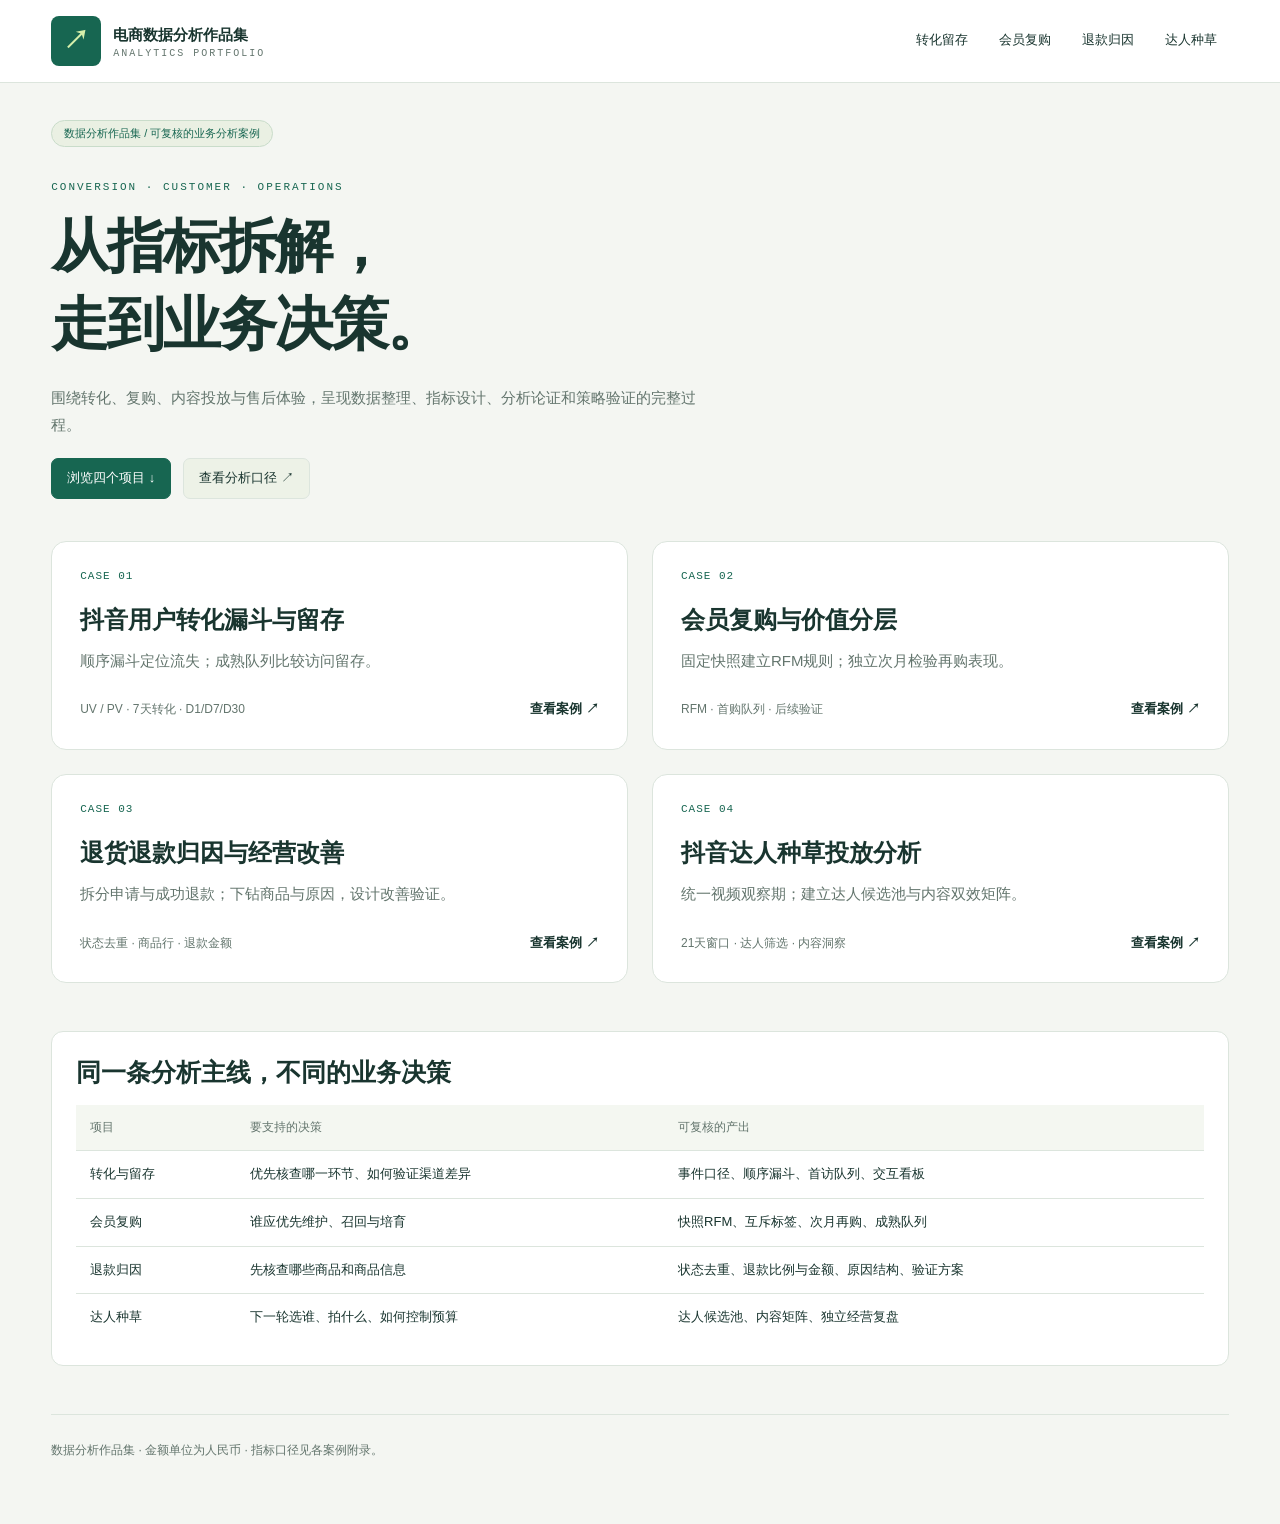
<file: index.html>
<!doctype html><html lang="zh-CN"><head><meta charset="utf-8"><meta name="viewport" content="width=device-width,initial-scale=1"><meta name="description" content="电商数据分析作品集：转化留存、会员复购、退款归因与达人投放。"><title>电商数据分析作品集｜业务案例与看板</title><link rel="stylesheet" href="style.css"></head><body><header class="unified-header"><a class="brand" href="index.html"><b>↗</b><span>电商数据分析作品集<small>ANALYTICS PORTFOLIO</small></span></a><nav aria-label="项目导航"><a class="" href="funnel.html">转化留存</a><a class="" href="members.html">会员复购</a><a class="" href="refunds.html">退款归因</a><a class="" href="seeding.html">达人种草</a></nav></header><main><div class="badge">数据分析作品集 / 可复核的业务分析案例</div><section class="hero hub-hero"><div><div class="eyebrow">CONVERSION · CUSTOMER · OPERATIONS</div><h1>从指标拆解，<br>走到业务决策。</h1><p>围绕转化、复购、内容投放与售后体验，呈现数据整理、指标设计、分析论证和策略验证的完整过程。</p><div class="actions"><a class="btn" href="#projects">浏览四个项目 ↓</a><a class="download" href="metric-definitions.md">查看分析口径 ↗</a></div></div></section><section id="projects" class="project-grid"><a class="project" href="funnel.html"><div class="project-top"><span>CASE 01</span></div><h2>抖音用户转化漏斗与留存</h2><p>顺序漏斗定位流失；成熟队列比较访问留存。</p><div class="project-foot"><small>UV / PV · 7天转化 · D1/D7/D30</small><b>查看案例 ↗</b></div></a><a class="project" href="members.html"><div class="project-top"><span>CASE 02</span></div><h2>会员复购与价值分层</h2><p>固定快照建立RFM规则；独立次月检验再购表现。</p><div class="project-foot"><small>RFM · 首购队列 · 后续验证</small><b>查看案例 ↗</b></div></a><a class="project" href="refunds.html"><div class="project-top"><span>CASE 03</span></div><h2>退货退款归因与经营改善</h2><p>拆分申请与成功退款；下钻商品与原因，设计改善验证。</p><div class="project-foot"><small>状态去重 · 商品行 · 退款金额</small><b>查看案例 ↗</b></div></a><a class="project" href="seeding.html"><div class="project-top"><span>CASE 04</span></div><h2>抖音达人种草投放分析</h2><p>统一视频观察期；建立达人候选池与内容双效矩阵。</p><div class="project-foot"><small>21天窗口 · 达人筛选 · 内容洞察</small><b>查看案例 ↗</b></div></a></section><section class="section panel"><h2>同一条分析主线，不同的业务决策</h2><div class="table-wrap"><table><thead><tr><th>项目</th><th>要支持的决策</th><th>可复核的产出</th></tr></thead><tbody><tr><td>转化与留存</td><td>优先核查哪一环节、如何验证渠道差异</td><td>事件口径、顺序漏斗、首访队列、交互看板</td></tr><tr><td>会员复购</td><td>谁应优先维护、召回与培育</td><td>快照RFM、互斥标签、次月再购、成熟队列</td></tr><tr><td>退款归因</td><td>先核查哪些商品和商品信息</td><td>状态去重、退款比例与金额、原因结构、验证方案</td></tr><tr><td>达人种草</td><td>下一轮选谁、拍什么、如何控制预算</td><td>达人候选池、内容矩阵、独立经营复盘</td></tr></tbody></table></div></section><footer>数据分析作品集 · 金额单位为人民币 · 指标口径见各案例附录。</footer></main></body></html>
</file>
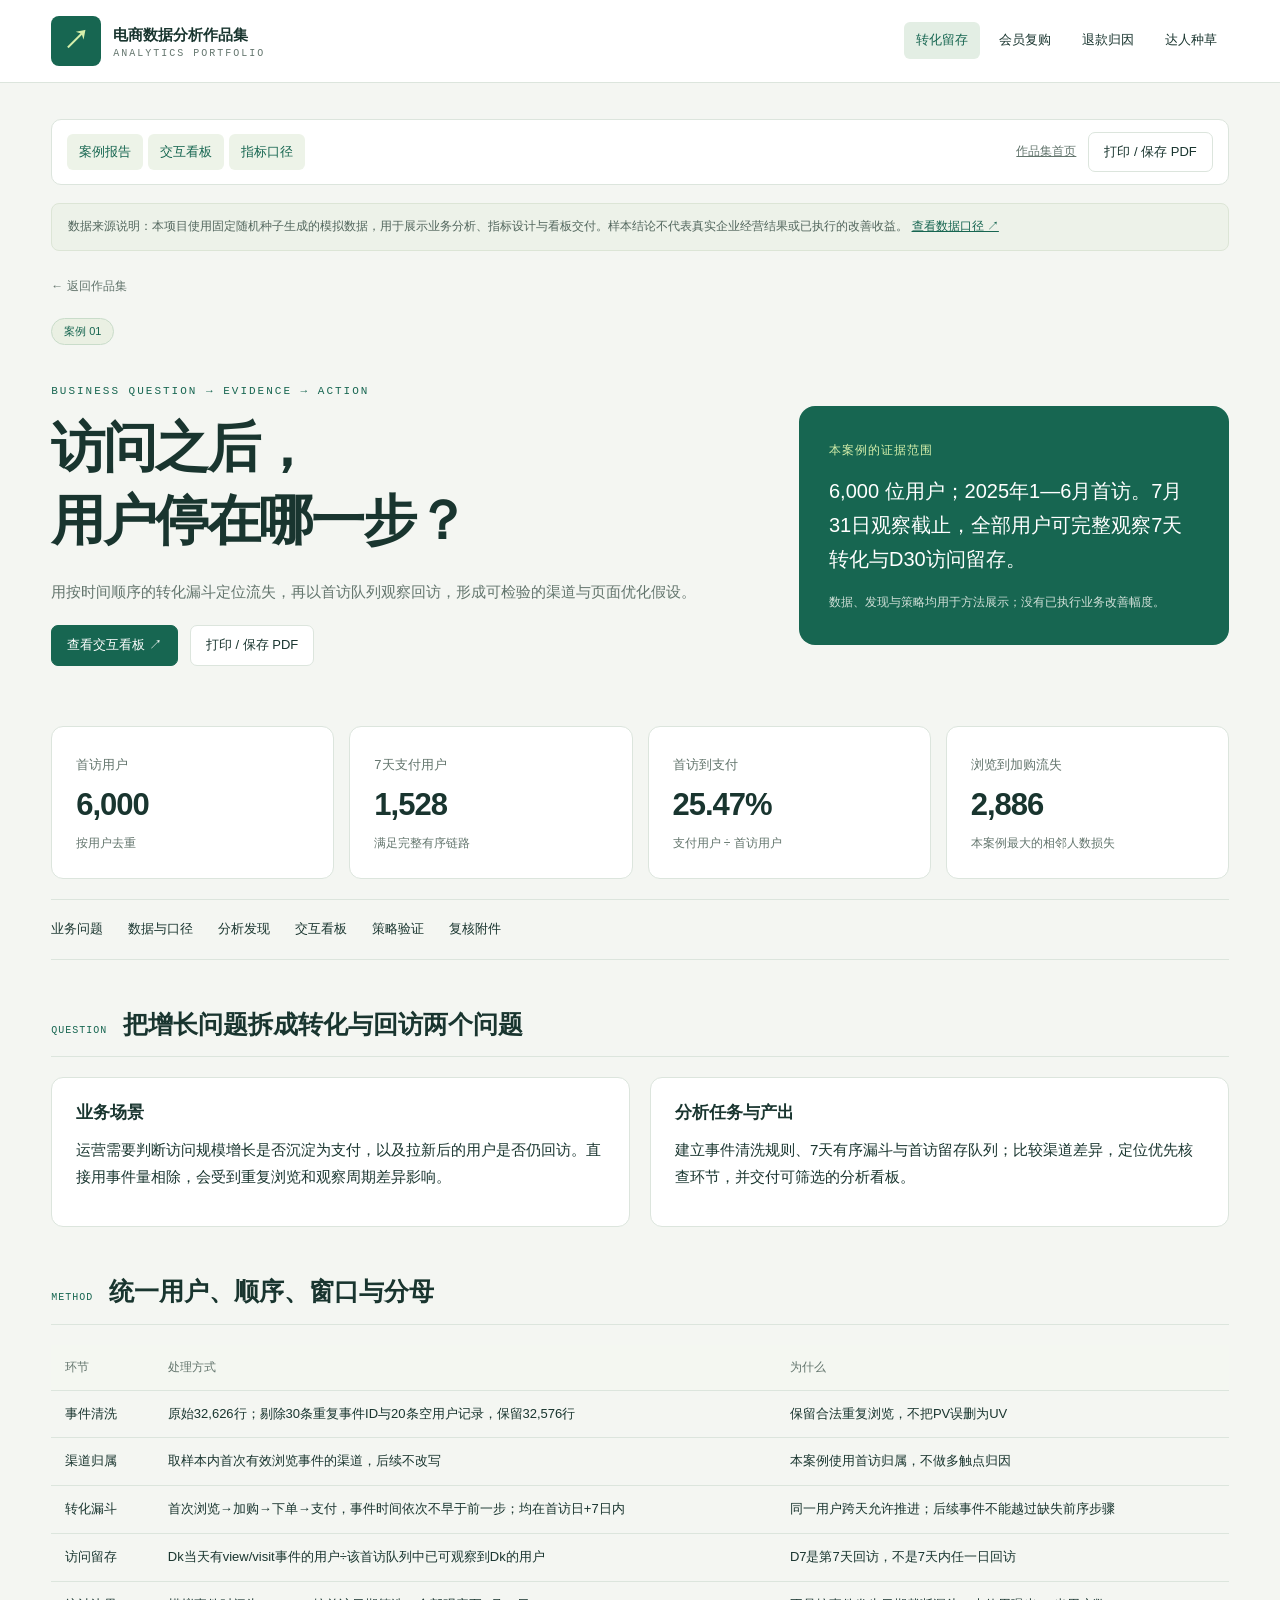
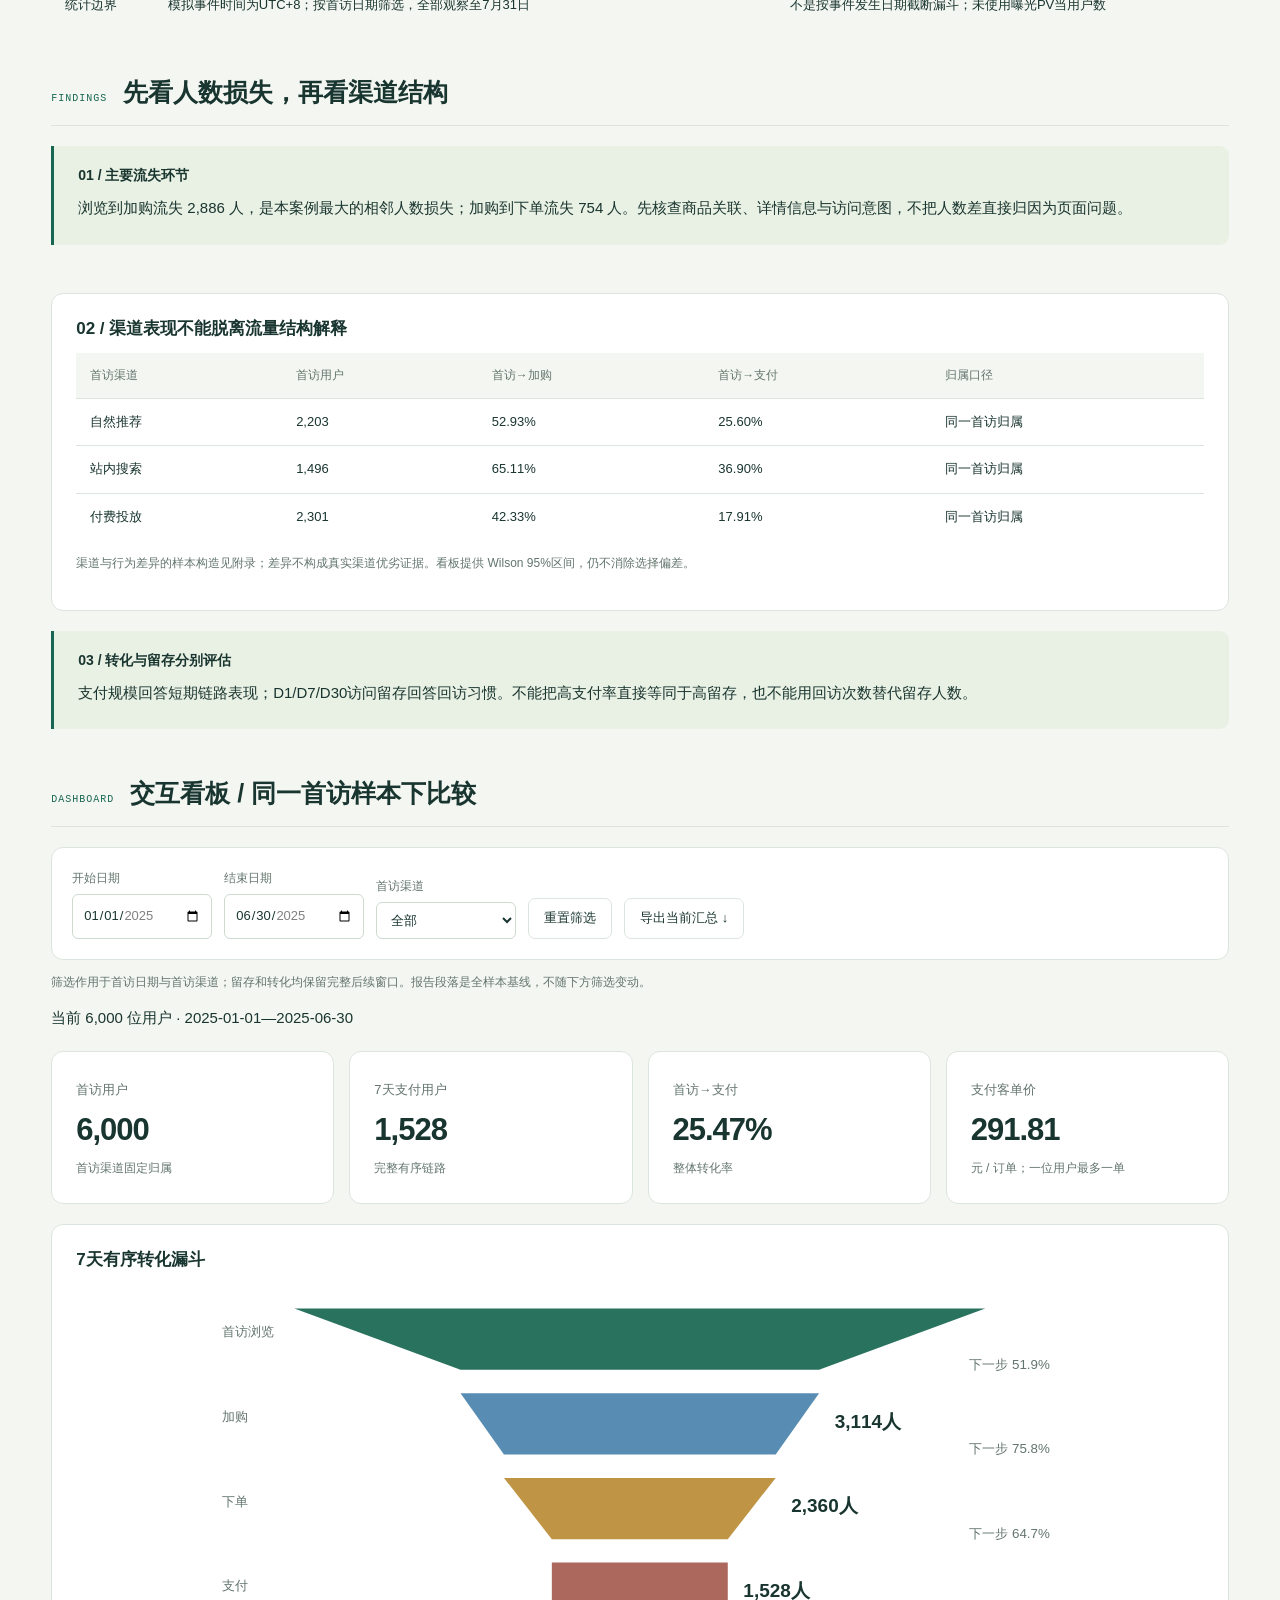
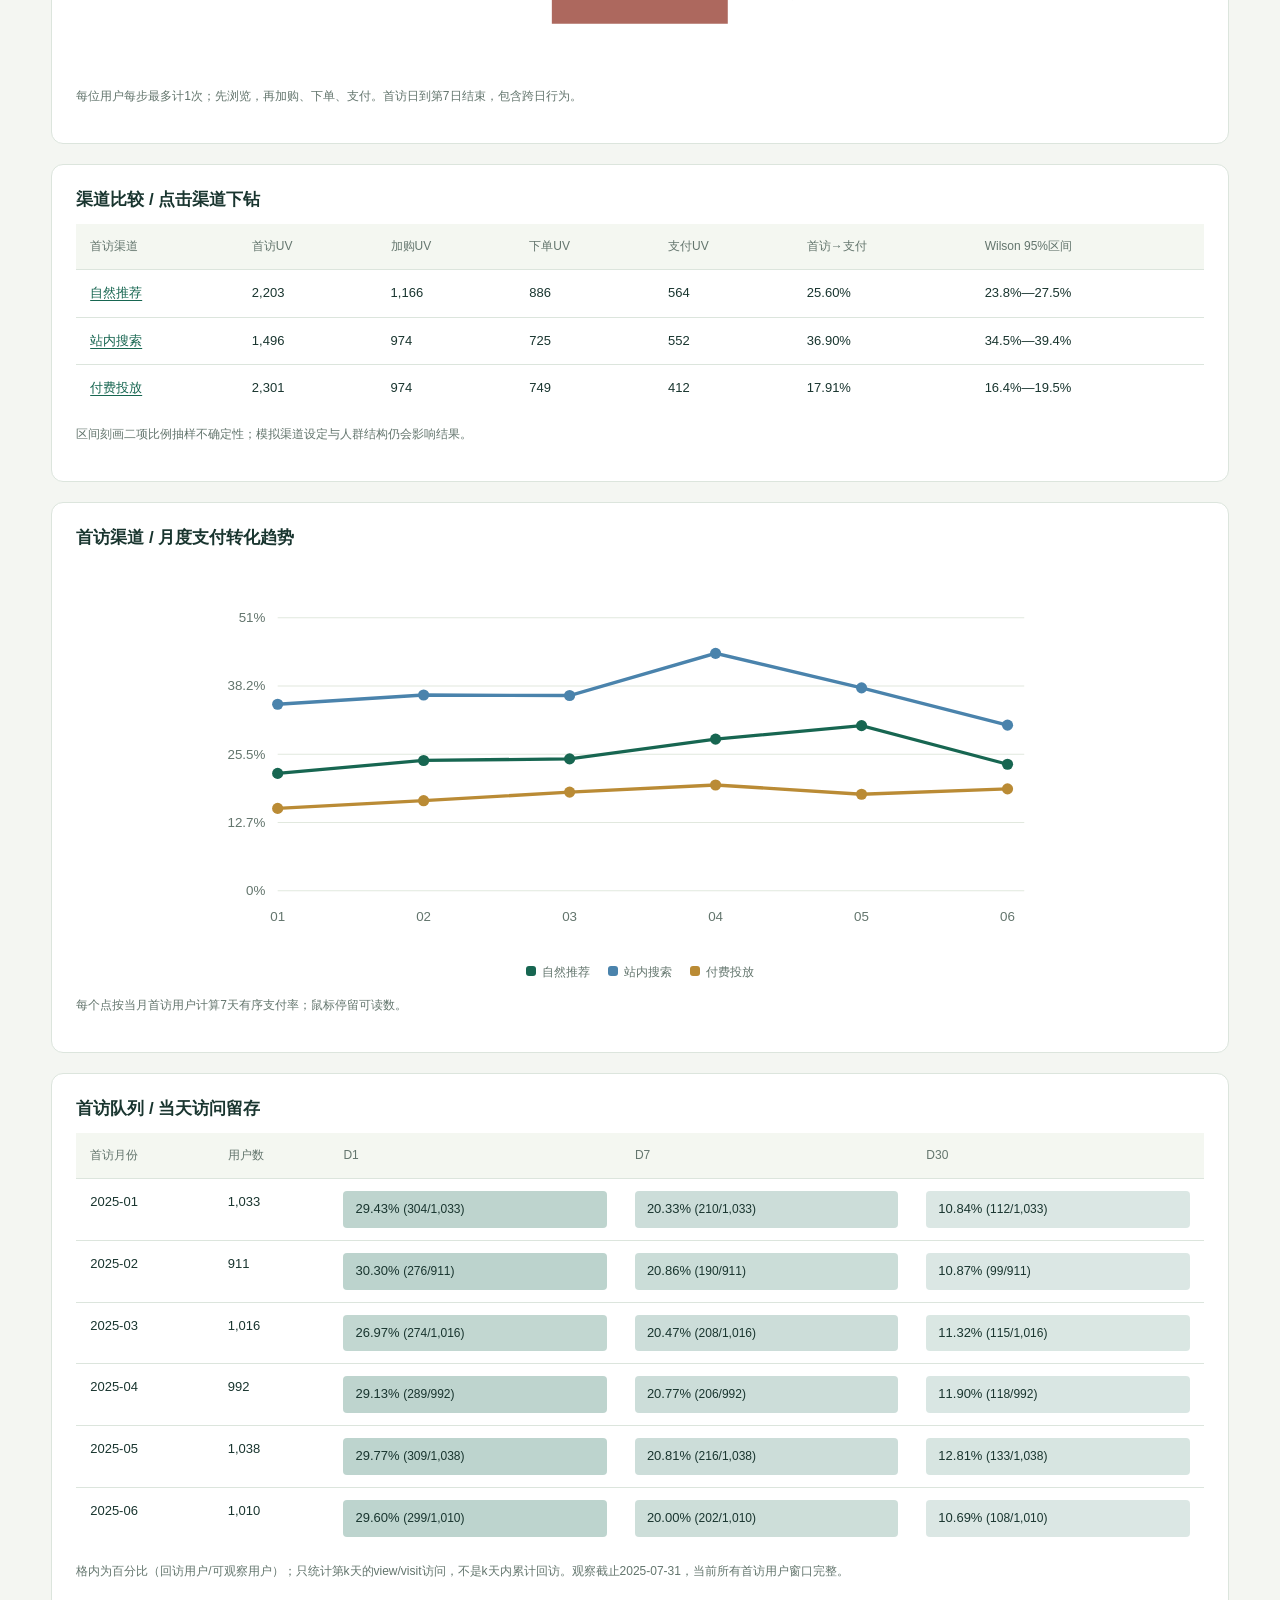
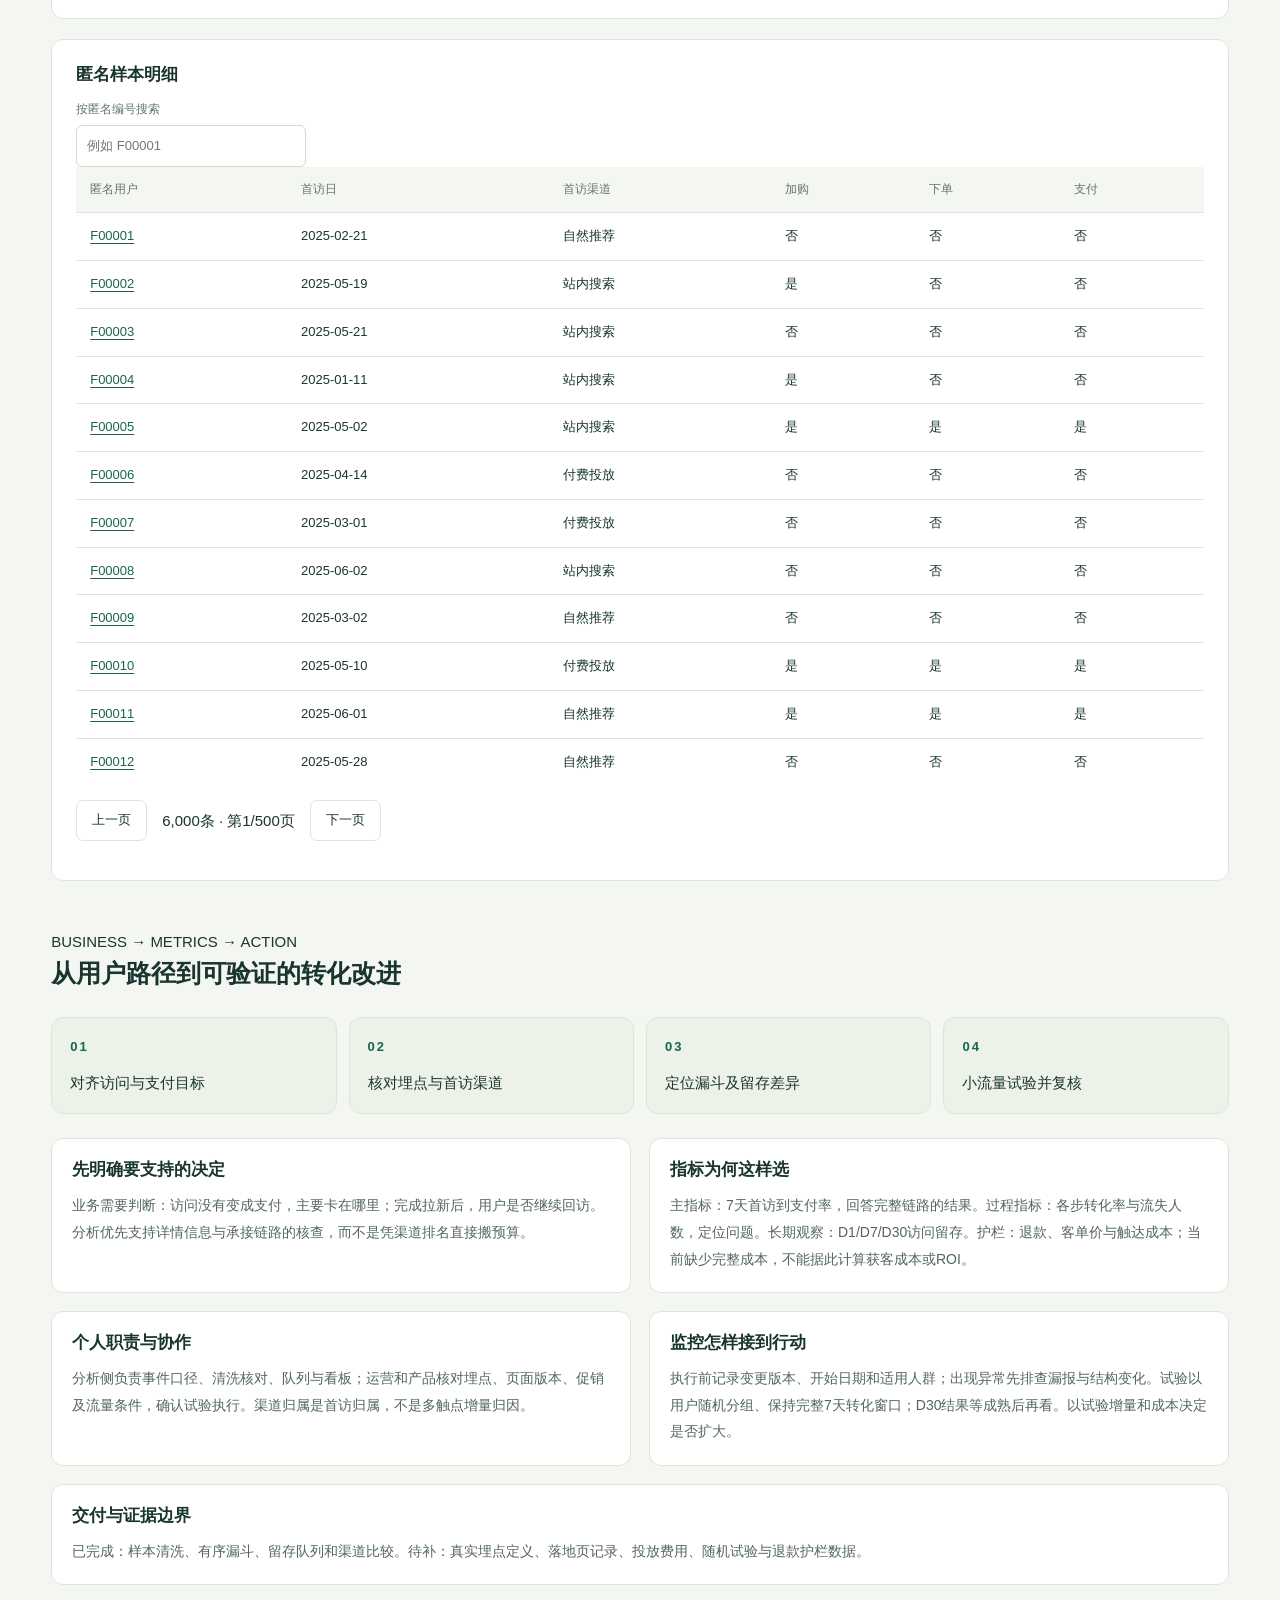
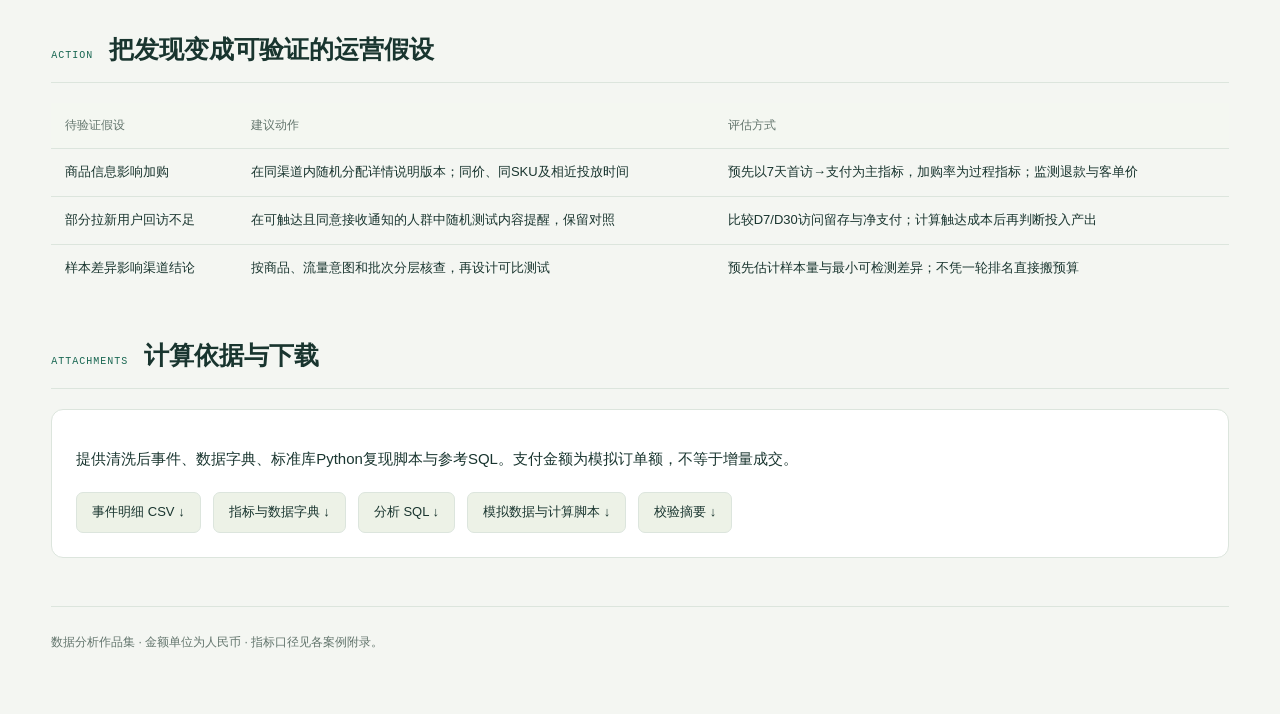
<file: funnel.html>
<!doctype html><html lang="zh-CN"><head><meta charset="utf-8"><meta name="viewport" content="width=device-width,initial-scale=1"><meta name="description" content="电商数据分析作品集：转化留存、会员复购、退款归因与达人投放。"><title>用户转化与留存｜分析案例</title><link rel="stylesheet" href="style.css"></head><body><header class="unified-header"><a class="brand" href="index.html"><b>↗</b><span>电商数据分析作品集<small>ANALYTICS PORTFOLIO</small></span></a><nav aria-label="项目导航"><a class="active" href="funnel.html">转化留存</a><a class="" href="members.html">会员复购</a><a class="" href="refunds.html">退款归因</a><a class="" href="seeding.html">达人种草</a></nav></header><main><div class="case-toolbar"><nav aria-label="案例导航"><a href="funnel.html#question">案例报告</a><a href="funnel.html#dashboard">交互看板</a><a href="funnel.html#attachments">指标口径</a></nav><div><a href="index.html">作品集首页</a><button onclick="window.print()">打印 / 保存 PDF</button></div></div><div class="data-origin" role="note">数据来源说明：本项目使用固定随机种子生成的模拟数据，用于展示业务分析、指标设计与看板交付。样本结论不代表真实企业经营结果或已执行的改善收益。 <a href="funnel.html#attachments">查看数据口径 ↗</a></div><a class="back" href="index.html">← 返回作品集</a><div class="badge">案例 01</div><section class="hero"><div><div class="eyebrow">BUSINESS QUESTION → EVIDENCE → ACTION</div><h1>访问之后，<br>用户停在哪一步？</h1><p>用按时间顺序的转化漏斗定位流失，再以首访队列观察回访，形成可检验的渠道与页面优化假设。</p><div class="actions"><a class="btn" href="#dashboard">查看交互看板 ↗</a><button onclick="window.print()">打印 / 保存 PDF</button></div></div><aside><span>本案例的证据范围</span><p>6,000 位用户；2025年1—6月首访。7月31日观察截止，全部用户可完整观察7天转化与D30访问留存。</p><small>数据、发现与策略均用于方法展示；没有已执行业务改善幅度。</small></aside></section><div class="kpis"><div class="kpi"><span>首访用户</span><strong>6,000</strong><small>按用户去重</small></div><div class="kpi"><span>7天支付用户</span><strong>1,528</strong><small>满足完整有序链路</small></div><div class="kpi"><span>首访到支付</span><strong>25.47%</strong><small>支付用户 ÷ 首访用户</small></div><div class="kpi"><span>浏览到加购流失</span><strong>2,886</strong><small>本案例最大的相邻人数损失</small></div></div><div class="toc"><a href="#question">业务问题</a><a href="#method">数据与口径</a><a href="#findings">分析发现</a><a href="#dashboard">交互看板</a><a href="#action">策略验证</a><a href="#attachments">复核附件</a></div><section id="question" class="section"><div class="section-head"><span>QUESTION</span><h2>把增长问题拆成转化与回访两个问题</h2></div><div class="two"><article class="panel"><h3>业务场景</h3><p>运营需要判断访问规模增长是否沉淀为支付，以及拉新后的用户是否仍回访。直接用事件量相除，会受到重复浏览和观察周期差异影响。</p></article><article class="panel"><h3>分析任务与产出</h3><p>建立事件清洗规则、7天有序漏斗与首访留存队列；比较渠道差异，定位优先核查环节，并交付可筛选的分析看板。</p></article></div></section><section id="method" class="section"><div class="section-head"><span>METHOD</span><h2>统一用户、顺序、窗口与分母</h2></div><div class="table-wrap"><table><thead><tr><th>环节</th><th>处理方式</th><th>为什么</th></tr></thead><tbody><tr><td>事件清洗</td><td>原始32,626行；剔除30条重复事件ID与20条空用户记录，保留32,576行</td><td>保留合法重复浏览，不把PV误删为UV</td></tr><tr><td>渠道归属</td><td>取样本内首次有效浏览事件的渠道，后续不改写</td><td>本案例使用首访归属，不做多触点归因</td></tr><tr><td>转化漏斗</td><td>首次浏览→加购→下单→支付，事件时间依次不早于前一步；均在首访日+7日内</td><td>同一用户跨天允许推进；后续事件不能越过缺失前序步骤</td></tr><tr><td>访问留存</td><td>Dk当天有view/visit事件的用户÷该首访队列中已可观察到Dk的用户</td><td>D7是第7天回访，不是7天内任一日回访</td></tr><tr><td>统计边界</td><td>模拟事件时间为UTC+8；按首访日期筛选，全部观察至7月31日</td><td>不是按事件发生日期截断漏斗；未使用曝光PV当用户数</td></tr></tbody></table></div></section><section id="findings" class="section"><div class="section-head"><span>FINDINGS</span><h2>先看人数损失，再看渠道结构</h2></div><div class="finding"><b>01 / 主要流失环节</b><p>浏览到加购流失 2,886 人，是本案例最大的相邻人数损失；加购到下单流失 754 人。先核查商品关联、详情信息与访问意图，不把人数差直接归因为页面问题。</p></div></section><div class="panel"><h3>02 / 渠道表现不能脱离流量结构解释</h3><div class="table-wrap"><table><thead><tr><th>首访渠道</th><th>首访用户</th><th>首访→加购</th><th>首访→支付</th><th>归属口径</th></tr></thead><tbody><tr><td>自然推荐</td><td>2,203</td><td>52.93%</td><td>25.60%</td><td>同一首访归属</td></tr><tr><td>站内搜索</td><td>1,496</td><td>65.11%</td><td>36.90%</td><td>同一首访归属</td></tr><tr><td>付费投放</td><td>2,301</td><td>42.33%</td><td>17.91%</td><td>同一首访归属</td></tr></tbody></table></div><p class="note">渠道与行为差异的样本构造见附录；差异不构成真实渠道优劣证据。看板提供 Wilson 95%区间，仍不消除选择偏差。</p></div><div class="finding"><b>03 / 转化与留存分别评估</b><p>支付规模回答短期链路表现；D1/D7/D30访问留存回答回访习惯。不能把高支付率直接等同于高留存，也不能用回访次数替代留存人数。</p></div><section id="dashboard" class="section"><div class="section-head"><span>DASHBOARD</span><h2>交互看板 / 同一首访样本下比较</h2></div><form id="filters" class="filters"><label>开始日期<input id="from" type="date" value="2025-01-01" min="2025-01-01" max="2025-06-30"></label><label>结束日期<input id="to" type="date" value="2025-06-30" min="2025-01-01" max="2025-06-30"></label><label>首访渠道<select id="channel"><option value="">全部</option><option>自然推荐</option><option>站内搜索</option><option>付费投放</option></select></label><button type="reset">重置筛选</button><button type="button" id="export">导出当前汇总 ↓</button></form><p class="note">筛选作用于首访日期与首访渠道；留存和转化均保留完整后续窗口。报告段落是全样本基线，不随下方筛选变动。</p><p id="filter-error" role="status" class="error"></p><div id="dynamic" aria-live="polite"></div></section><section id="business-loop" class="section business-loop"><div class="section-label">BUSINESS → METRICS → ACTION</div><h2>从用户路径到可验证的转化改进</h2><ol class="decision-flow"><li><b>01</b><span>对齐访问与支付目标</span></li><li><b>02</b><span>核对埋点与首访渠道</span></li><li><b>03</b><span>定位漏斗及留存差异</span></li><li><b>04</b><span>小流量试验并复核</span></li></ol><div class="decision-grid"><article><h3>先明确要支持的决定</h3><p>业务需要判断：访问没有变成支付，主要卡在哪里；完成拉新后，用户是否继续回访。分析优先支持详情信息与承接链路的核查，而不是凭渠道排名直接搬预算。</p></article><article><h3>指标为何这样选</h3><p>主指标：7天首访到支付率，回答完整链路的结果。过程指标：各步转化率与流失人数，定位问题。长期观察：D1/D7/D30访问留存。护栏：退款、客单价与触达成本；当前缺少完整成本，不能据此计算获客成本或ROI。</p></article><article><h3>个人职责与协作</h3><p>分析侧负责事件口径、清洗核对、队列与看板；运营和产品核对埋点、页面版本、促销及流量条件，确认试验执行。渠道归属是首访归属，不是多触点增量归因。</p></article><article><h3>监控怎样接到行动</h3><p>执行前记录变更版本、开始日期和适用人群；出现异常先排查漏报与结构变化。试验以用户随机分组、保持完整7天转化窗口；D30结果等成熟后再看。以试验增量和成本决定是否扩大。</p></article><article><h3>交付与证据边界</h3><p>已完成：样本清洗、有序漏斗、留存队列和渠道比较。待补：真实埋点定义、落地页记录、投放费用、随机试验与退款护栏数据。</p></article></div></section><section id="action" class="section"><div class="section-head"><span>ACTION</span><h2>把发现变成可验证的运营假设</h2></div><div class="table-wrap"><table><thead><tr><th>待验证假设</th><th>建议动作</th><th>评估方式</th></tr></thead><tbody><tr><td>商品信息影响加购</td><td>在同渠道内随机分配详情说明版本；同价、同SKU及相近投放时间</td><td>预先以7天首访→支付为主指标，加购率为过程指标；监测退款与客单价</td></tr><tr><td>部分拉新用户回访不足</td><td>在可触达且同意接收通知的人群中随机测试内容提醒，保留对照</td><td>比较D7/D30访问留存与净支付；计算触达成本后再判断投入产出</td></tr><tr><td>样本差异影响渠道结论</td><td>按商品、流量意图和批次分层核查，再设计可比测试</td><td>预先估计样本量与最小可检测差异；不凭一轮排名直接搬预算</td></tr></tbody></table></div></section><section id="attachments" class="section"><div class="section-head"><span>ATTACHMENTS</span><h2>计算依据与下载</h2></div><div class="panel"><p>提供清洗后事件、数据字典、标准库Python复现脚本与参考SQL。支付金额为模拟订单额，不等于增量成交。</p><div class="actions"><a class="download" href="funnel-events.csv" download>事件明细 CSV ↓</a><a class="download" href="metric-definitions.md" download>指标与数据字典 ↓</a><a class="download" href="analysis.sql" download>分析 SQL ↓</a><a class="download" href="reproduce.py" download>模拟数据与计算脚本 ↓</a><a class="download" href="validation.json" download>校验摘要 ↓</a></div></div></section><footer>数据分析作品集 · 金额单位为人民币 · 指标口径见各案例附录。</footer></main><script src="demo-data.js"></script><script src="visuals.js"></script><script src="dashboard.js"></script></body></html>
</file>
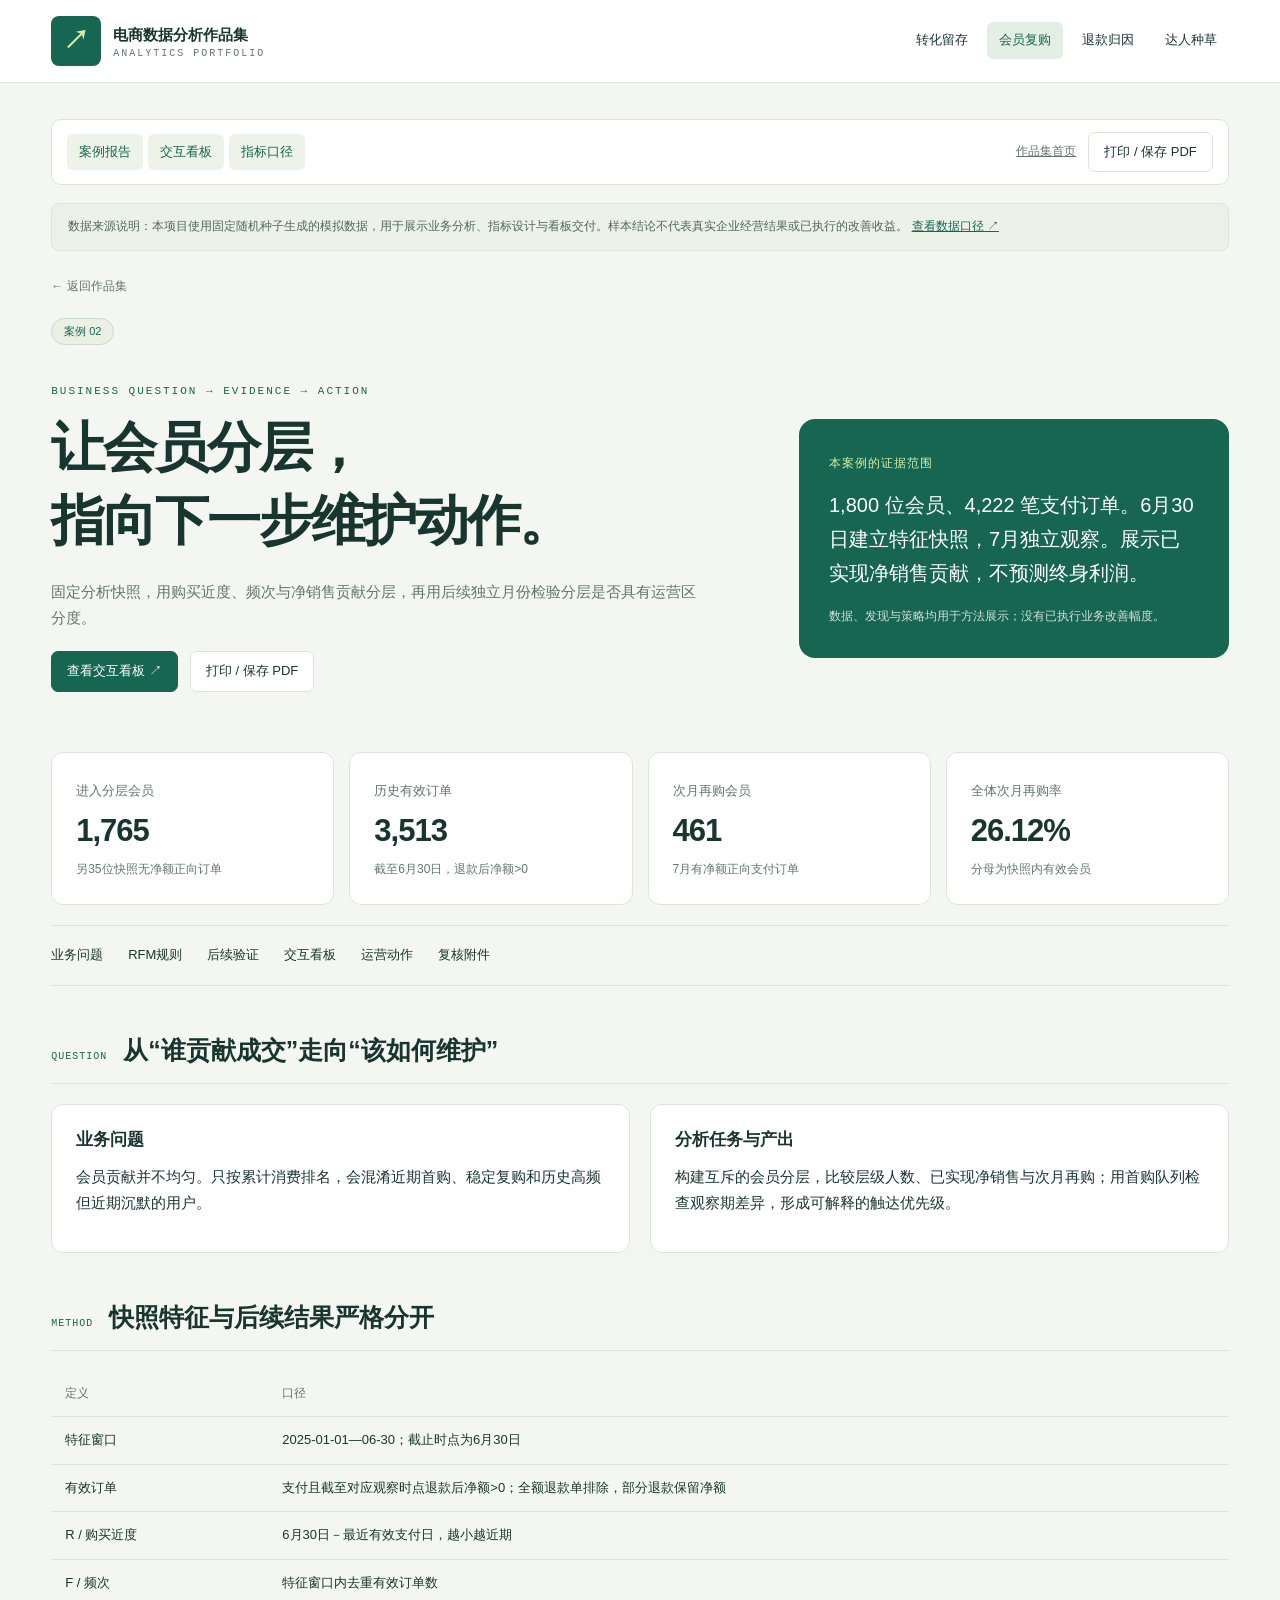
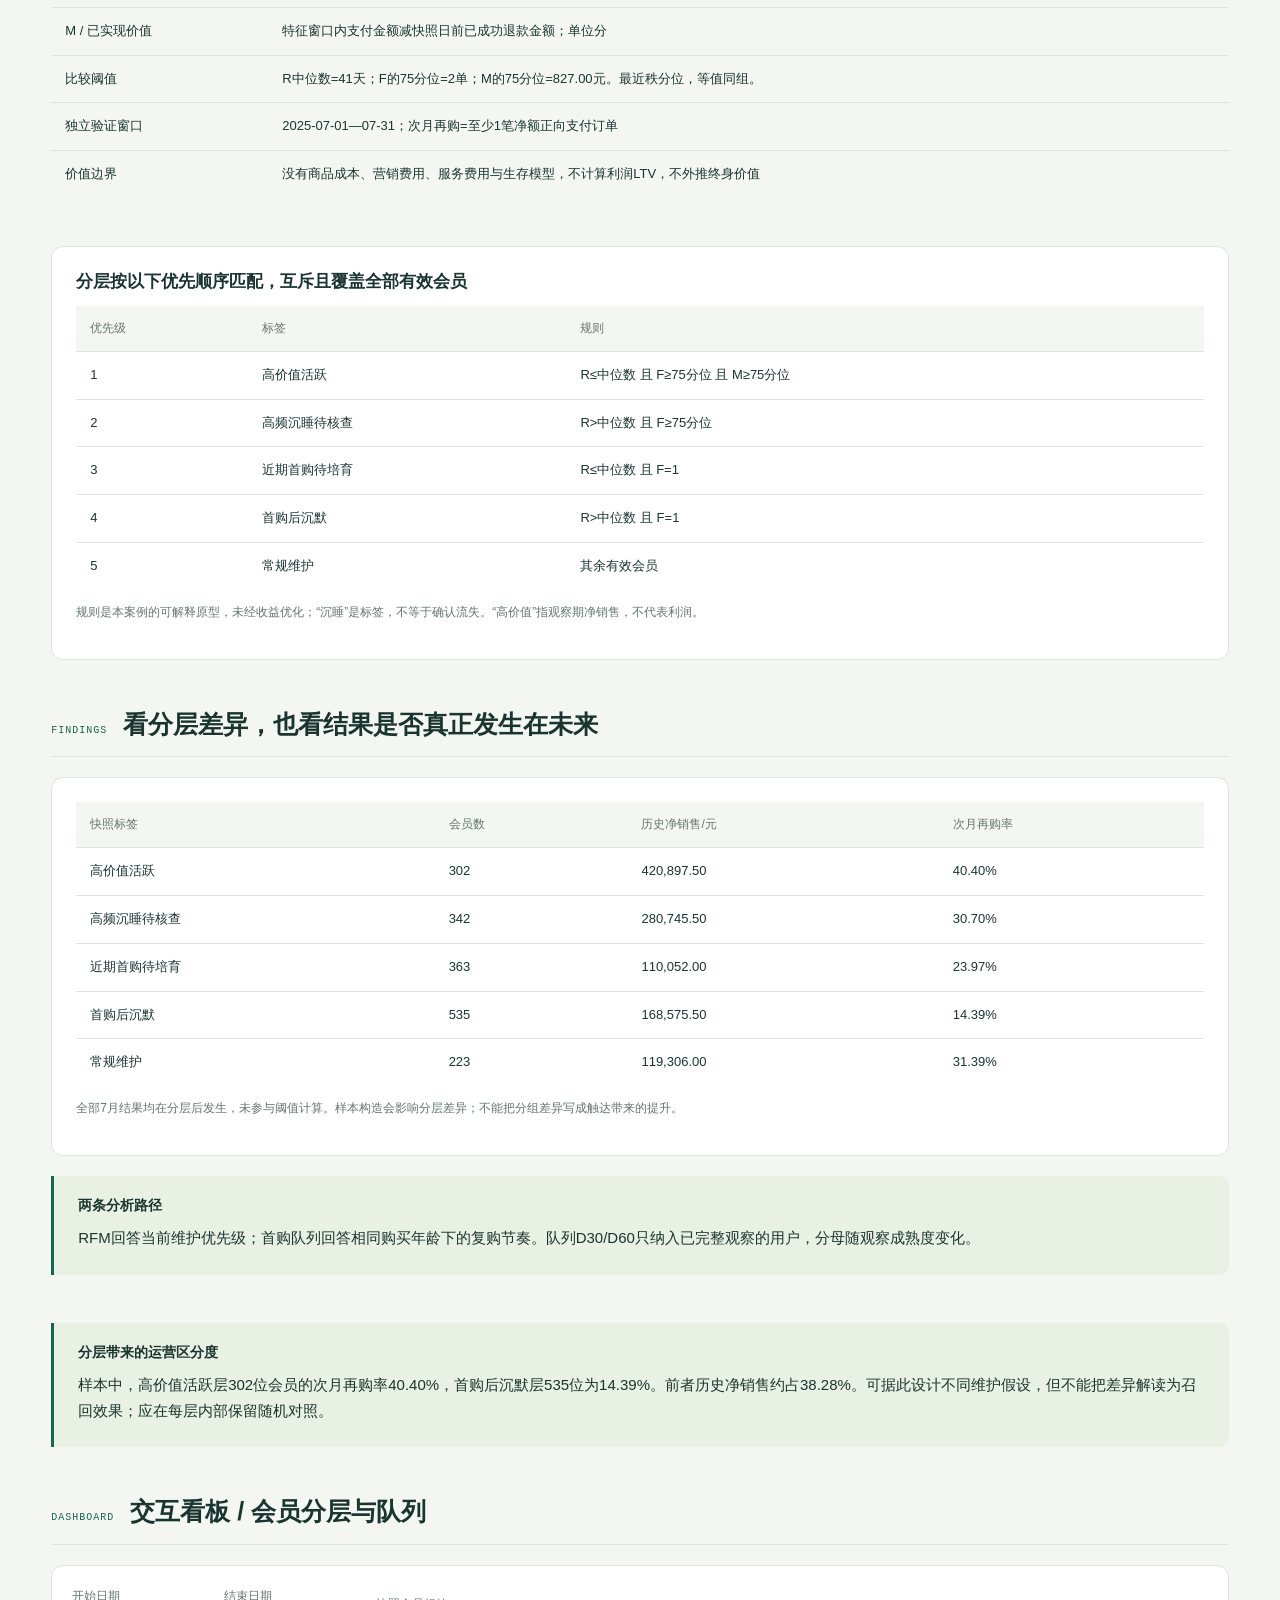
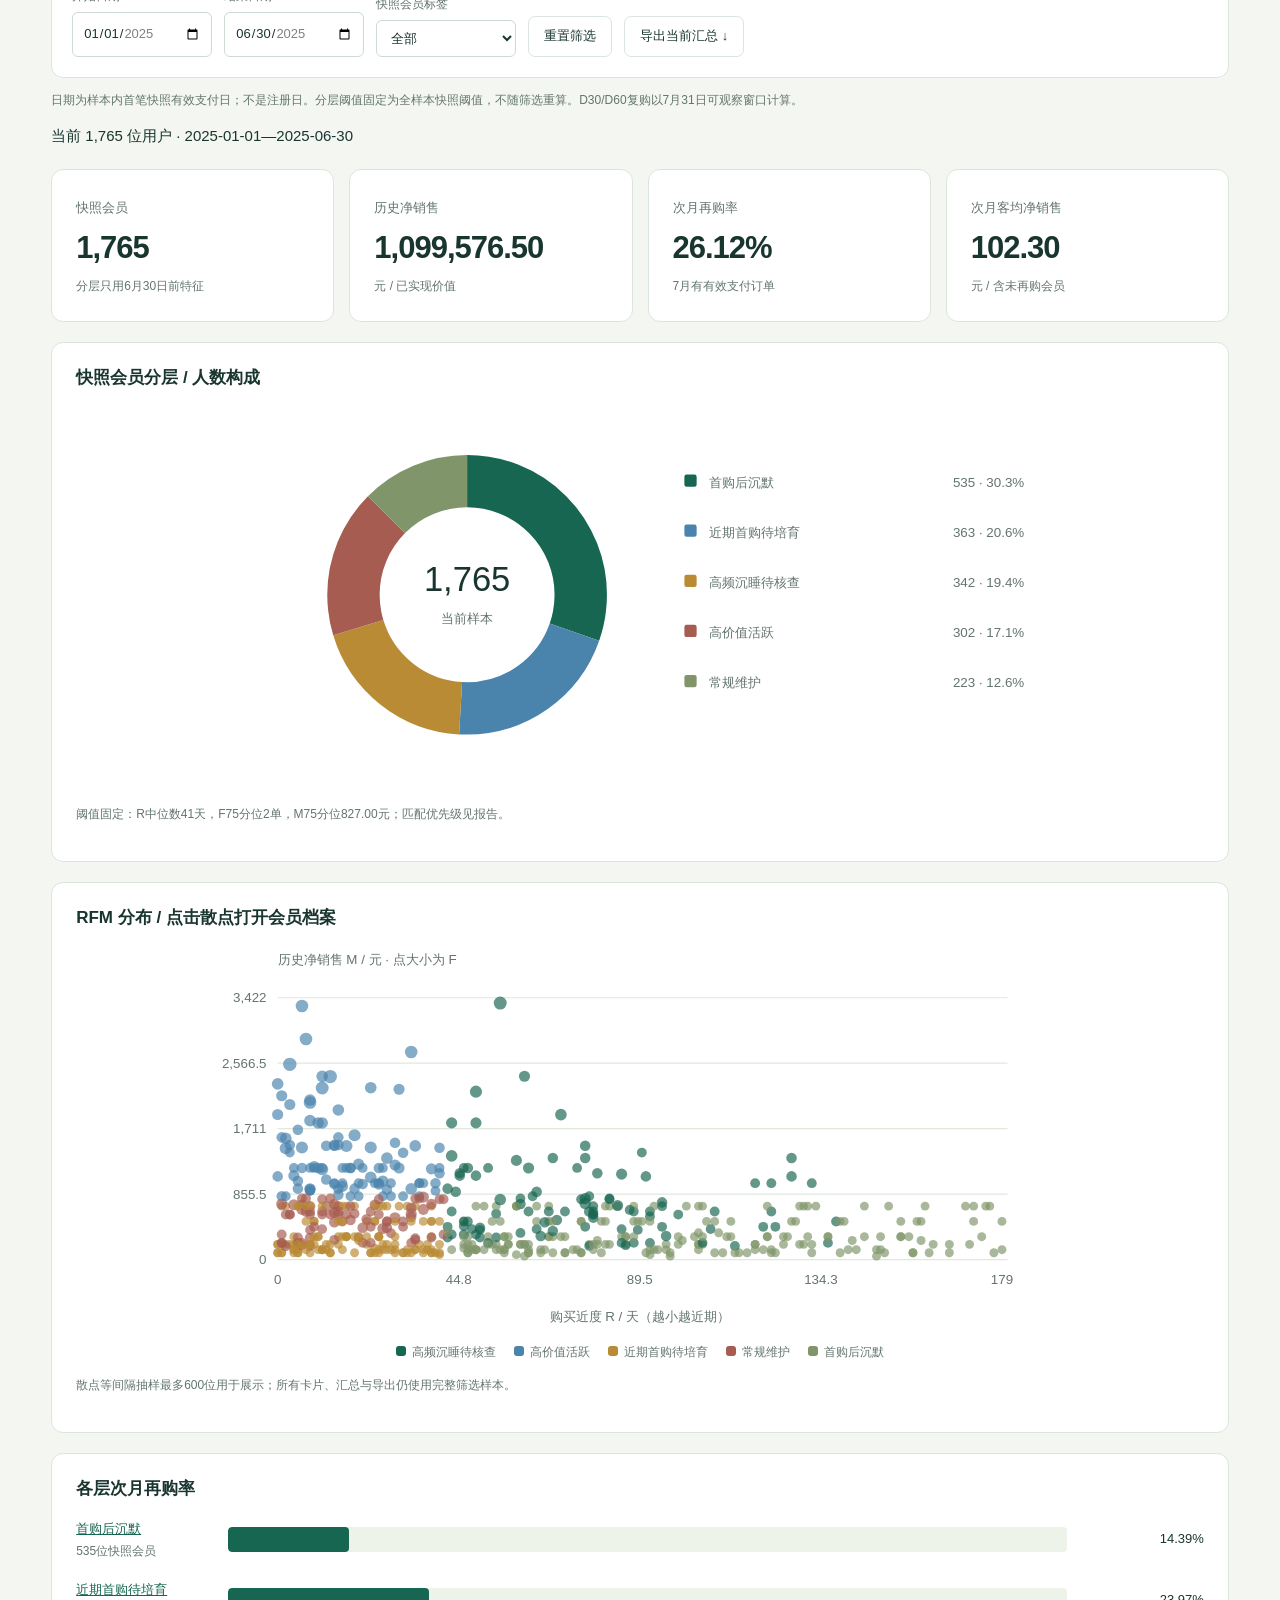
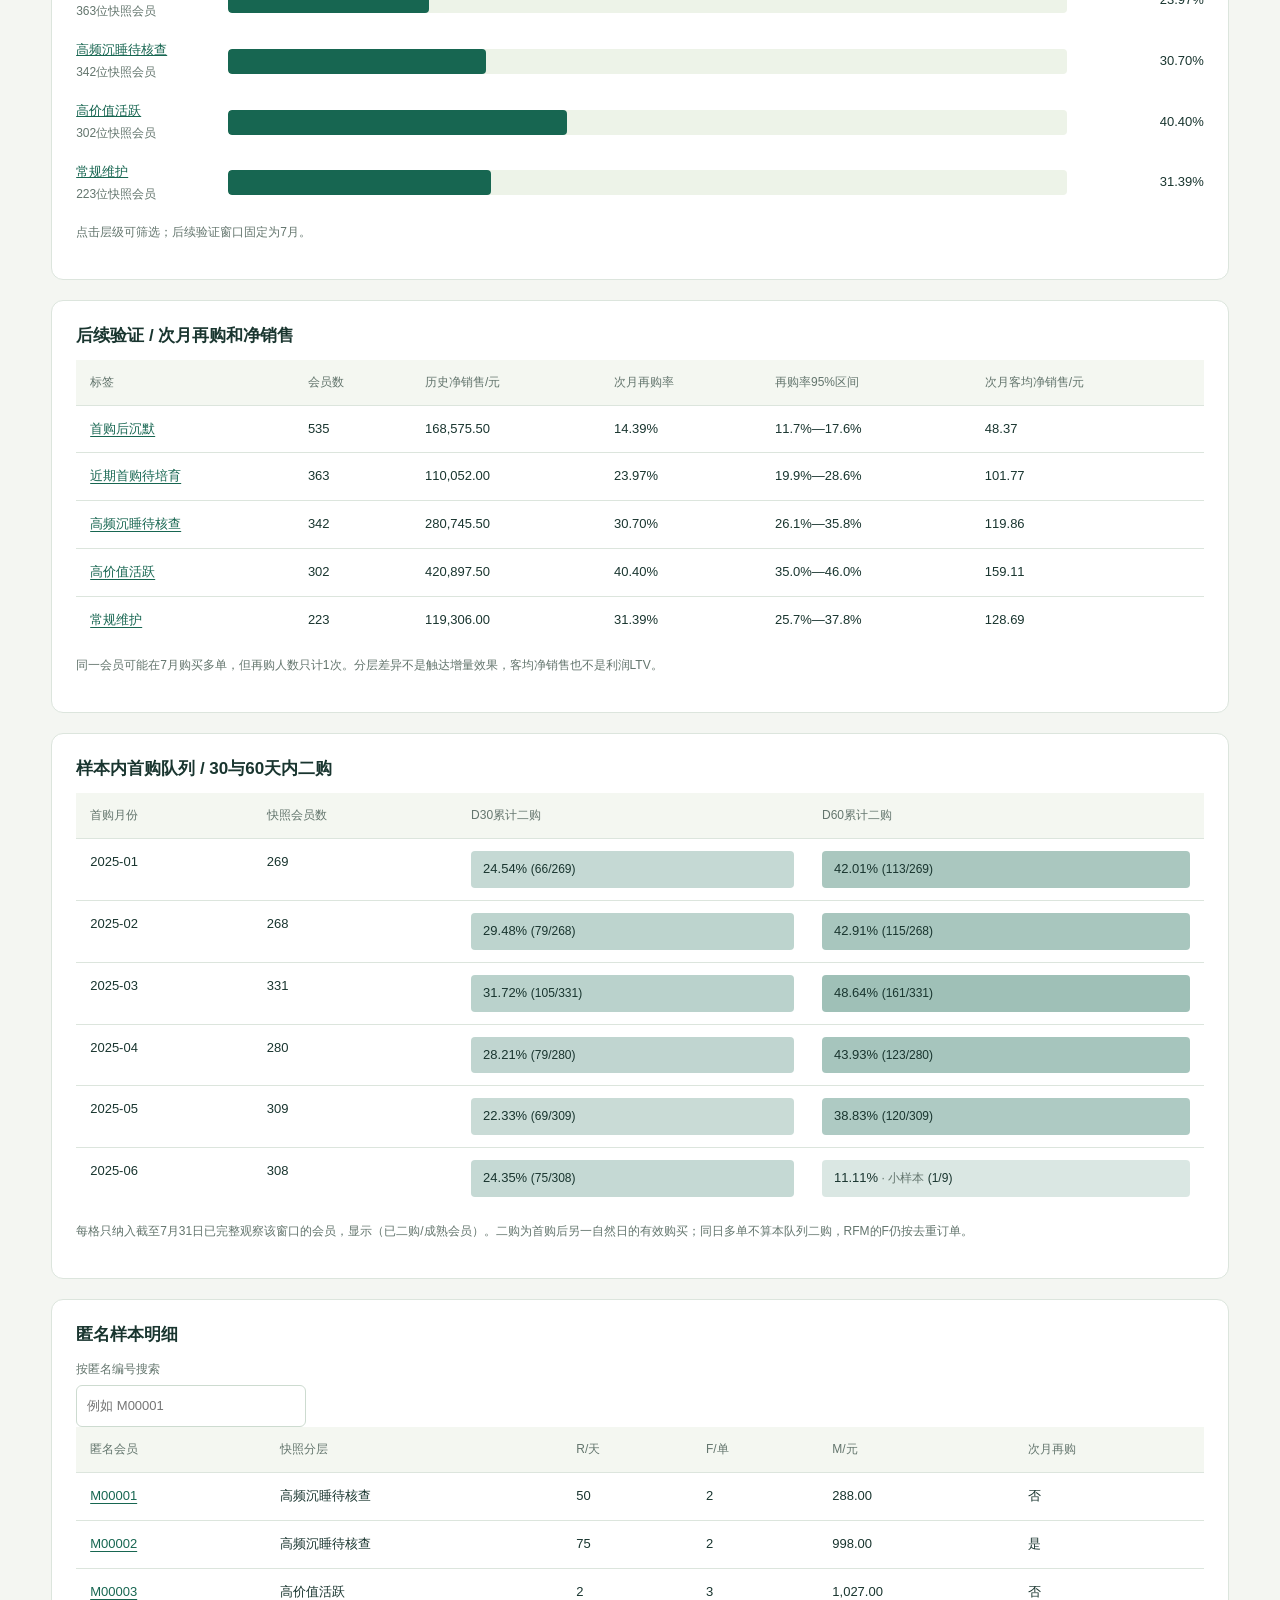
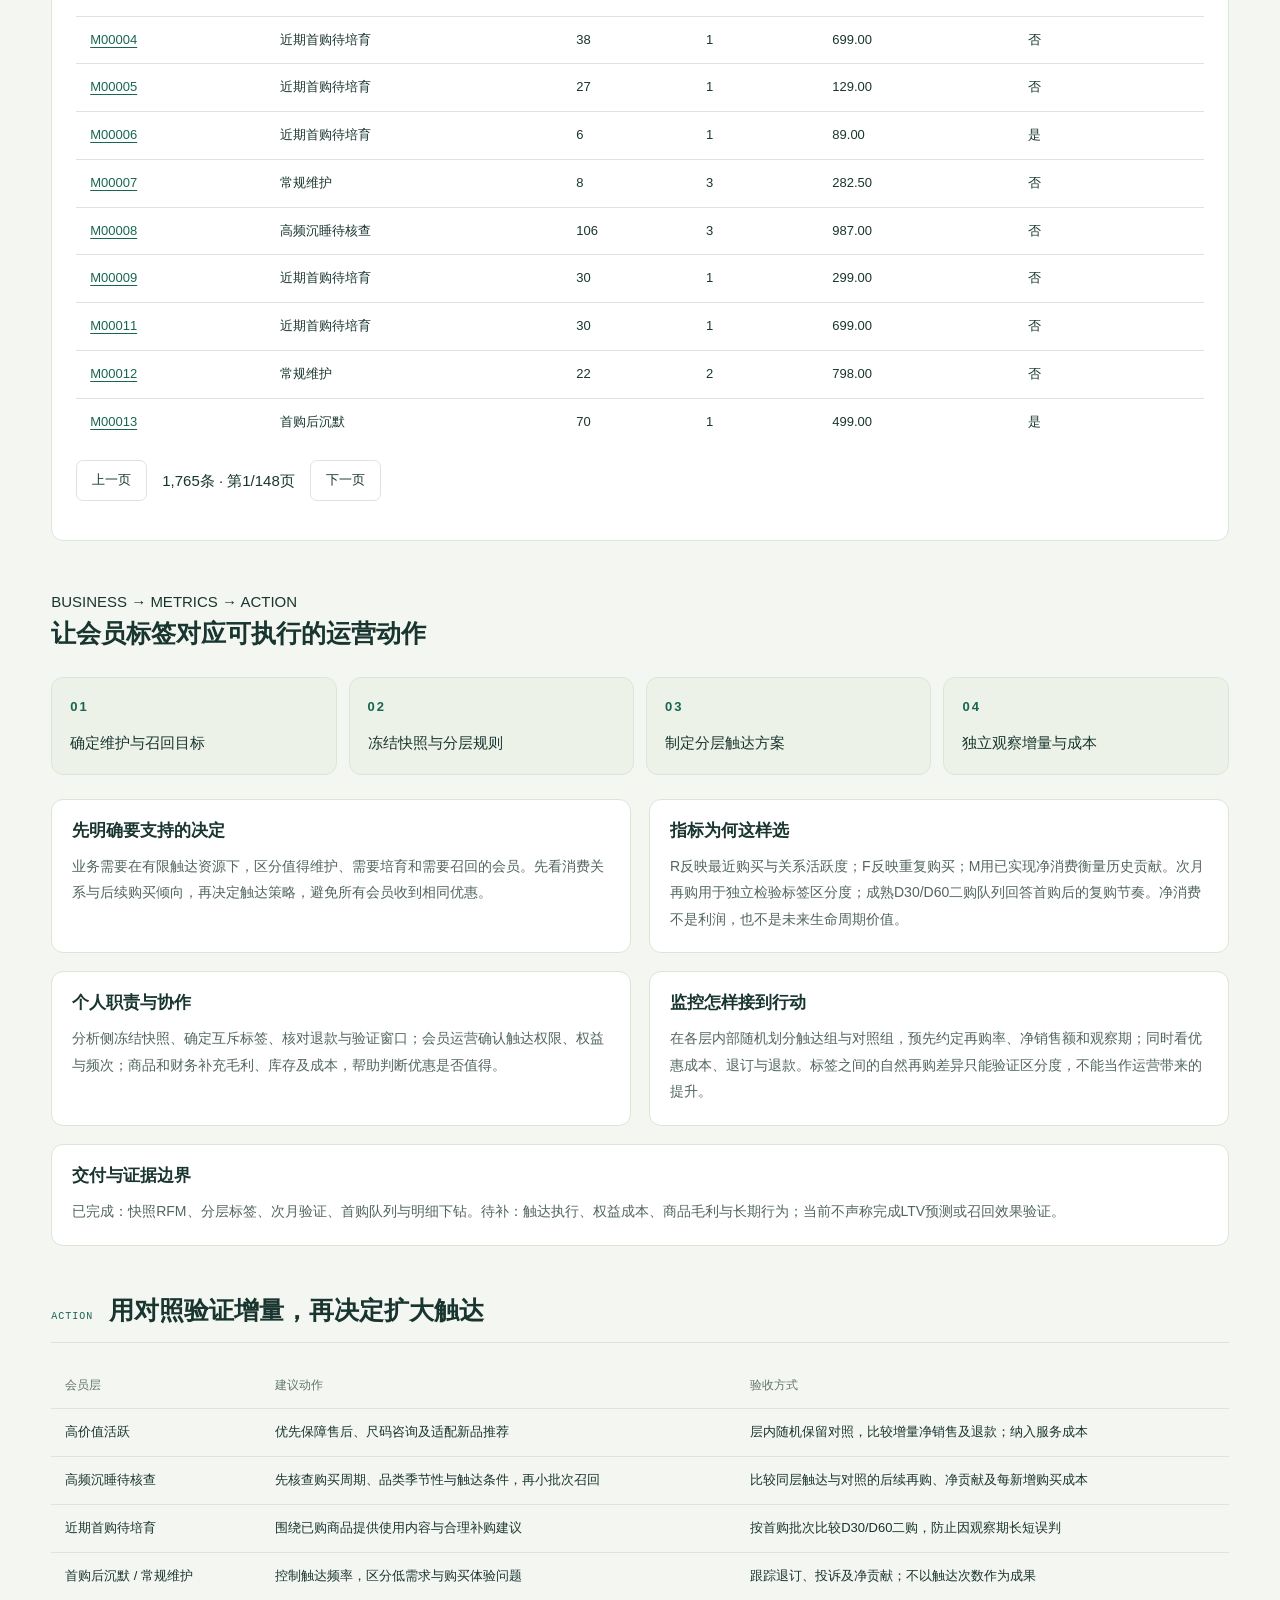
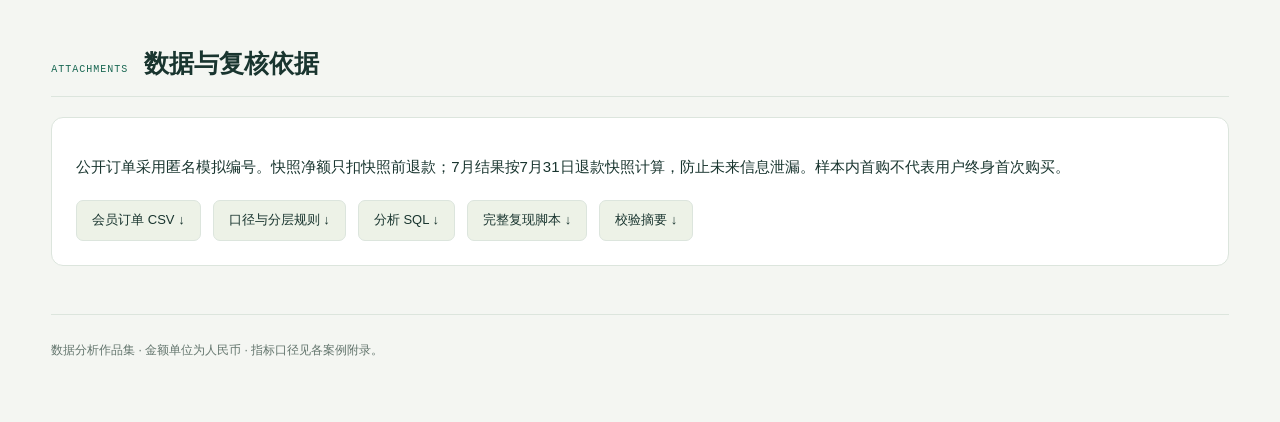
<file: members.html>
<!doctype html><html lang="zh-CN"><head><meta charset="utf-8"><meta name="viewport" content="width=device-width,initial-scale=1"><meta name="description" content="电商数据分析作品集：转化留存、会员复购、退款归因与达人投放。"><title>会员复购与价值分层｜分析案例</title><link rel="stylesheet" href="style.css"></head><body><header class="unified-header"><a class="brand" href="index.html"><b>↗</b><span>电商数据分析作品集<small>ANALYTICS PORTFOLIO</small></span></a><nav aria-label="项目导航"><a class="" href="funnel.html">转化留存</a><a class="active" href="members.html">会员复购</a><a class="" href="refunds.html">退款归因</a><a class="" href="seeding.html">达人种草</a></nav></header><main><div class="case-toolbar"><nav aria-label="案例导航"><a href="members.html#question">案例报告</a><a href="members.html#dashboard">交互看板</a><a href="members.html#attachments">指标口径</a></nav><div><a href="index.html">作品集首页</a><button onclick="window.print()">打印 / 保存 PDF</button></div></div><div class="data-origin" role="note">数据来源说明：本项目使用固定随机种子生成的模拟数据，用于展示业务分析、指标设计与看板交付。样本结论不代表真实企业经营结果或已执行的改善收益。 <a href="members.html#attachments">查看数据口径 ↗</a></div><a class="back" href="index.html">← 返回作品集</a><div class="badge">案例 02</div><section class="hero"><div><div class="eyebrow">BUSINESS QUESTION → EVIDENCE → ACTION</div><h1>让会员分层，<br>指向下一步维护动作。</h1><p>固定分析快照，用购买近度、频次与净销售贡献分层，再用后续独立月份检验分层是否具有运营区分度。</p><div class="actions"><a class="btn" href="#dashboard">查看交互看板 ↗</a><button onclick="window.print()">打印 / 保存 PDF</button></div></div><aside><span>本案例的证据范围</span><p>1,800 位会员、4,222 笔支付订单。6月30日建立特征快照，7月独立观察。展示已实现净销售贡献，不预测终身利润。</p><small>数据、发现与策略均用于方法展示；没有已执行业务改善幅度。</small></aside></section><div class="kpis"><div class="kpi"><span>进入分层会员</span><strong>1,765</strong><small>另35位快照无净额正向订单</small></div><div class="kpi"><span>历史有效订单</span><strong>3,513</strong><small>截至6月30日，退款后净额>0</small></div><div class="kpi"><span>次月再购会员</span><strong>461</strong><small>7月有净额正向支付订单</small></div><div class="kpi"><span>全体次月再购率</span><strong>26.12%</strong><small>分母为快照内有效会员</small></div></div><div class="toc"><a href="#question">业务问题</a><a href="#method">RFM规则</a><a href="#findings">后续验证</a><a href="#dashboard">交互看板</a><a href="#action">运营动作</a><a href="#attachments">复核附件</a></div><section id="question" class="section"><div class="section-head"><span>QUESTION</span><h2>从“谁贡献成交”走向“该如何维护”</h2></div><div class="two"><article class="panel"><h3>业务问题</h3><p>会员贡献并不均匀。只按累计消费排名，会混淆近期首购、稳定复购和历史高频但近期沉默的用户。</p></article><article class="panel"><h3>分析任务与产出</h3><p>构建互斥的会员分层，比较层级人数、已实现净销售与次月再购；用首购队列检查观察期差异，形成可解释的触达优先级。</p></article></div></section><section id="method" class="section"><div class="section-head"><span>METHOD</span><h2>快照特征与后续结果严格分开</h2></div><div class="table-wrap"><table><thead><tr><th>定义</th><th>口径</th></tr></thead><tbody><tr><td>特征窗口</td><td>2025-01-01—06-30；截止时点为6月30日</td></tr><tr><td>有效订单</td><td>支付且截至对应观察时点退款后净额>0；全额退款单排除，部分退款保留净额</td></tr><tr><td>R / 购买近度</td><td>6月30日－最近有效支付日，越小越近期</td></tr><tr><td>F / 频次</td><td>特征窗口内去重有效订单数</td></tr><tr><td>M / 已实现价值</td><td>特征窗口内支付金额减快照日前已成功退款金额；单位分</td></tr><tr><td>比较阈值</td><td>R中位数=41天；F的75分位=2单；M的75分位=827.00元。最近秩分位，等值同组。</td></tr><tr><td>独立验证窗口</td><td>2025-07-01—07-31；次月再购=至少1笔净额正向支付订单</td></tr><tr><td>价值边界</td><td>没有商品成本、营销费用、服务费用与生存模型，不计算利润LTV，不外推终身价值</td></tr></tbody></table></div></section><div class="panel"><h3>分层按以下优先顺序匹配，互斥且覆盖全部有效会员</h3><div class="table-wrap"><table><thead><tr><th>优先级</th><th>标签</th><th>规则</th></tr></thead><tbody><tr><td>1</td><td>高价值活跃</td><td>R≤中位数 且 F≥75分位 且 M≥75分位</td></tr><tr><td>2</td><td>高频沉睡待核查</td><td>R>中位数 且 F≥75分位</td></tr><tr><td>3</td><td>近期首购待培育</td><td>R≤中位数 且 F=1</td></tr><tr><td>4</td><td>首购后沉默</td><td>R>中位数 且 F=1</td></tr><tr><td>5</td><td>常规维护</td><td>其余有效会员</td></tr></tbody></table></div><p class="note">规则是本案例的可解释原型，未经收益优化；“沉睡”是标签，不等于确认流失。“高价值”指观察期净销售，不代表利润。</p></div><section id="findings" class="section"><div class="section-head"><span>FINDINGS</span><h2>看分层差异，也看结果是否真正发生在未来</h2></div><div class="panel"><div class="table-wrap"><table><thead><tr><th>快照标签</th><th>会员数</th><th>历史净销售/元</th><th>次月再购率</th></tr></thead><tbody><tr><td>高价值活跃</td><td>302</td><td>420,897.50</td><td>40.40%</td></tr><tr><td>高频沉睡待核查</td><td>342</td><td>280,745.50</td><td>30.70%</td></tr><tr><td>近期首购待培育</td><td>363</td><td>110,052.00</td><td>23.97%</td></tr><tr><td>首购后沉默</td><td>535</td><td>168,575.50</td><td>14.39%</td></tr><tr><td>常规维护</td><td>223</td><td>119,306.00</td><td>31.39%</td></tr></tbody></table></div><p class="note">全部7月结果均在分层后发生，未参与阈值计算。样本构造会影响分层差异；不能把分组差异写成触达带来的提升。</p></div><div class="finding"><b>两条分析路径</b><p>RFM回答当前维护优先级；首购队列回答相同购买年龄下的复购节奏。队列D30/D60只纳入已完整观察的用户，分母随观察成熟度变化。</p></div></section><div class="finding"><b>分层带来的运营区分度</b><p>样本中，高价值活跃层302位会员的次月再购率40.40%，首购后沉默层535位为14.39%。前者历史净销售约占38.28%。可据此设计不同维护假设，但不能把差异解读为召回效果；应在每层内部保留随机对照。</p></div><section id="dashboard" class="section"><div class="section-head"><span>DASHBOARD</span><h2>交互看板 / 会员分层与队列</h2></div><form id="filters" class="filters"><label>开始日期<input id="from" type="date" value="2025-01-01" min="2025-01-01" max="2025-06-30"></label><label>结束日期<input id="to" type="date" value="2025-06-30" min="2025-01-01" max="2025-06-30"></label><label>快照会员标签<select id="segment"><option value="">全部</option><option>高价值活跃</option><option>高频沉睡待核查</option><option>近期首购待培育</option><option>首购后沉默</option><option>常规维护</option></select></label><button type="reset">重置筛选</button><button type="button" id="export">导出当前汇总 ↓</button></form><p class="note">日期为样本内首笔快照有效支付日；不是注册日。分层阈值固定为全样本快照阈值，不随筛选重算。D30/D60复购以7月31日可观察窗口计算。</p><p id="filter-error" role="status" class="error"></p><div id="dynamic" aria-live="polite"></div></section><section id="business-loop" class="section business-loop"><div class="section-label">BUSINESS → METRICS → ACTION</div><h2>让会员标签对应可执行的运营动作</h2><ol class="decision-flow"><li><b>01</b><span>确定维护与召回目标</span></li><li><b>02</b><span>冻结快照与分层规则</span></li><li><b>03</b><span>制定分层触达方案</span></li><li><b>04</b><span>独立观察增量与成本</span></li></ol><div class="decision-grid"><article><h3>先明确要支持的决定</h3><p>业务需要在有限触达资源下，区分值得维护、需要培育和需要召回的会员。先看消费关系与后续购买倾向，再决定触达策略，避免所有会员收到相同优惠。</p></article><article><h3>指标为何这样选</h3><p>R反映最近购买与关系活跃度；F反映重复购买；M用已实现净消费衡量历史贡献。次月再购用于独立检验标签区分度；成熟D30/D60二购队列回答首购后的复购节奏。净消费不是利润，也不是未来生命周期价值。</p></article><article><h3>个人职责与协作</h3><p>分析侧冻结快照、确定互斥标签、核对退款与验证窗口；会员运营确认触达权限、权益与频次；商品和财务补充毛利、库存及成本，帮助判断优惠是否值得。</p></article><article><h3>监控怎样接到行动</h3><p>在各层内部随机划分触达组与对照组，预先约定再购率、净销售额和观察期；同时看优惠成本、退订与退款。标签之间的自然再购差异只能验证区分度，不能当作运营带来的提升。</p></article><article><h3>交付与证据边界</h3><p>已完成：快照RFM、分层标签、次月验证、首购队列与明细下钻。待补：触达执行、权益成本、商品毛利与长期行为；当前不声称完成LTV预测或召回效果验证。</p></article></div></section><section id="action" class="section"><div class="section-head"><span>ACTION</span><h2>用对照验证增量，再决定扩大触达</h2></div><div class="table-wrap"><table><thead><tr><th>会员层</th><th>建议动作</th><th>验收方式</th></tr></thead><tbody><tr><td>高价值活跃</td><td>优先保障售后、尺码咨询及适配新品推荐</td><td>层内随机保留对照，比较增量净销售及退款；纳入服务成本</td></tr><tr><td>高频沉睡待核查</td><td>先核查购买周期、品类季节性与触达条件，再小批次召回</td><td>比较同层触达与对照的后续再购、净贡献及每新增购买成本</td></tr><tr><td>近期首购待培育</td><td>围绕已购商品提供使用内容与合理补购建议</td><td>按首购批次比较D30/D60二购，防止因观察期长短误判</td></tr><tr><td>首购后沉默 / 常规维护</td><td>控制触达频率，区分低需求与购买体验问题</td><td>跟踪退订、投诉及净贡献；不以触达次数作为成果</td></tr></tbody></table></div></section><section id="attachments" class="section"><div class="section-head"><span>ATTACHMENTS</span><h2>数据与复核依据</h2></div><div class="panel"><p>公开订单采用匿名模拟编号。快照净额只扣快照前退款；7月结果按7月31日退款快照计算，防止未来信息泄漏。样本内首购不代表用户终身首次购买。</p><div class="actions"><a class="download" href="member-orders.csv" download>会员订单 CSV ↓</a><a class="download" href="metric-definitions.md" download>口径与分层规则 ↓</a><a class="download" href="analysis.sql" download>分析 SQL ↓</a><a class="download" href="reproduce.py" download>完整复现脚本 ↓</a><a class="download" href="validation.json" download>校验摘要 ↓</a></div></div></section><footer>数据分析作品集 · 金额单位为人民币 · 指标口径见各案例附录。</footer></main><script src="demo-data.js"></script><script src="visuals.js"></script><script src="dashboard.js"></script></body></html>
</file>
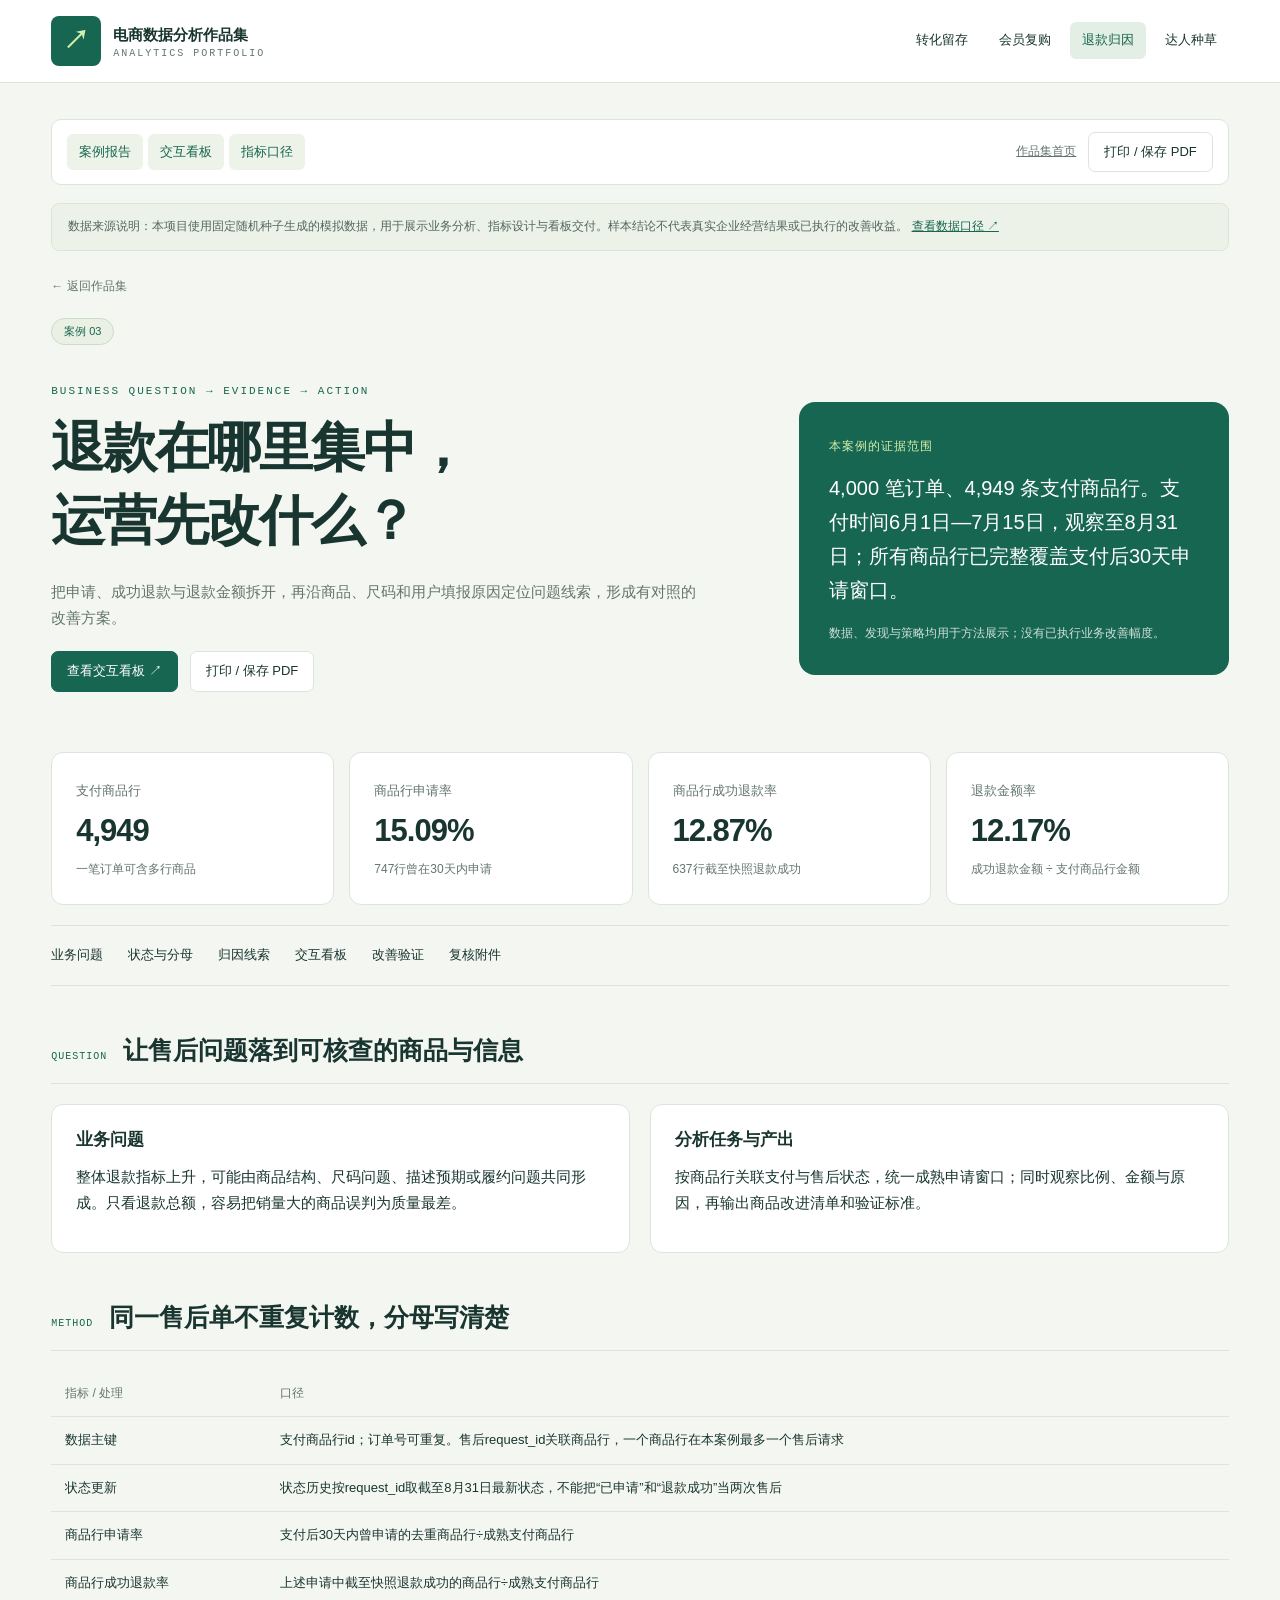
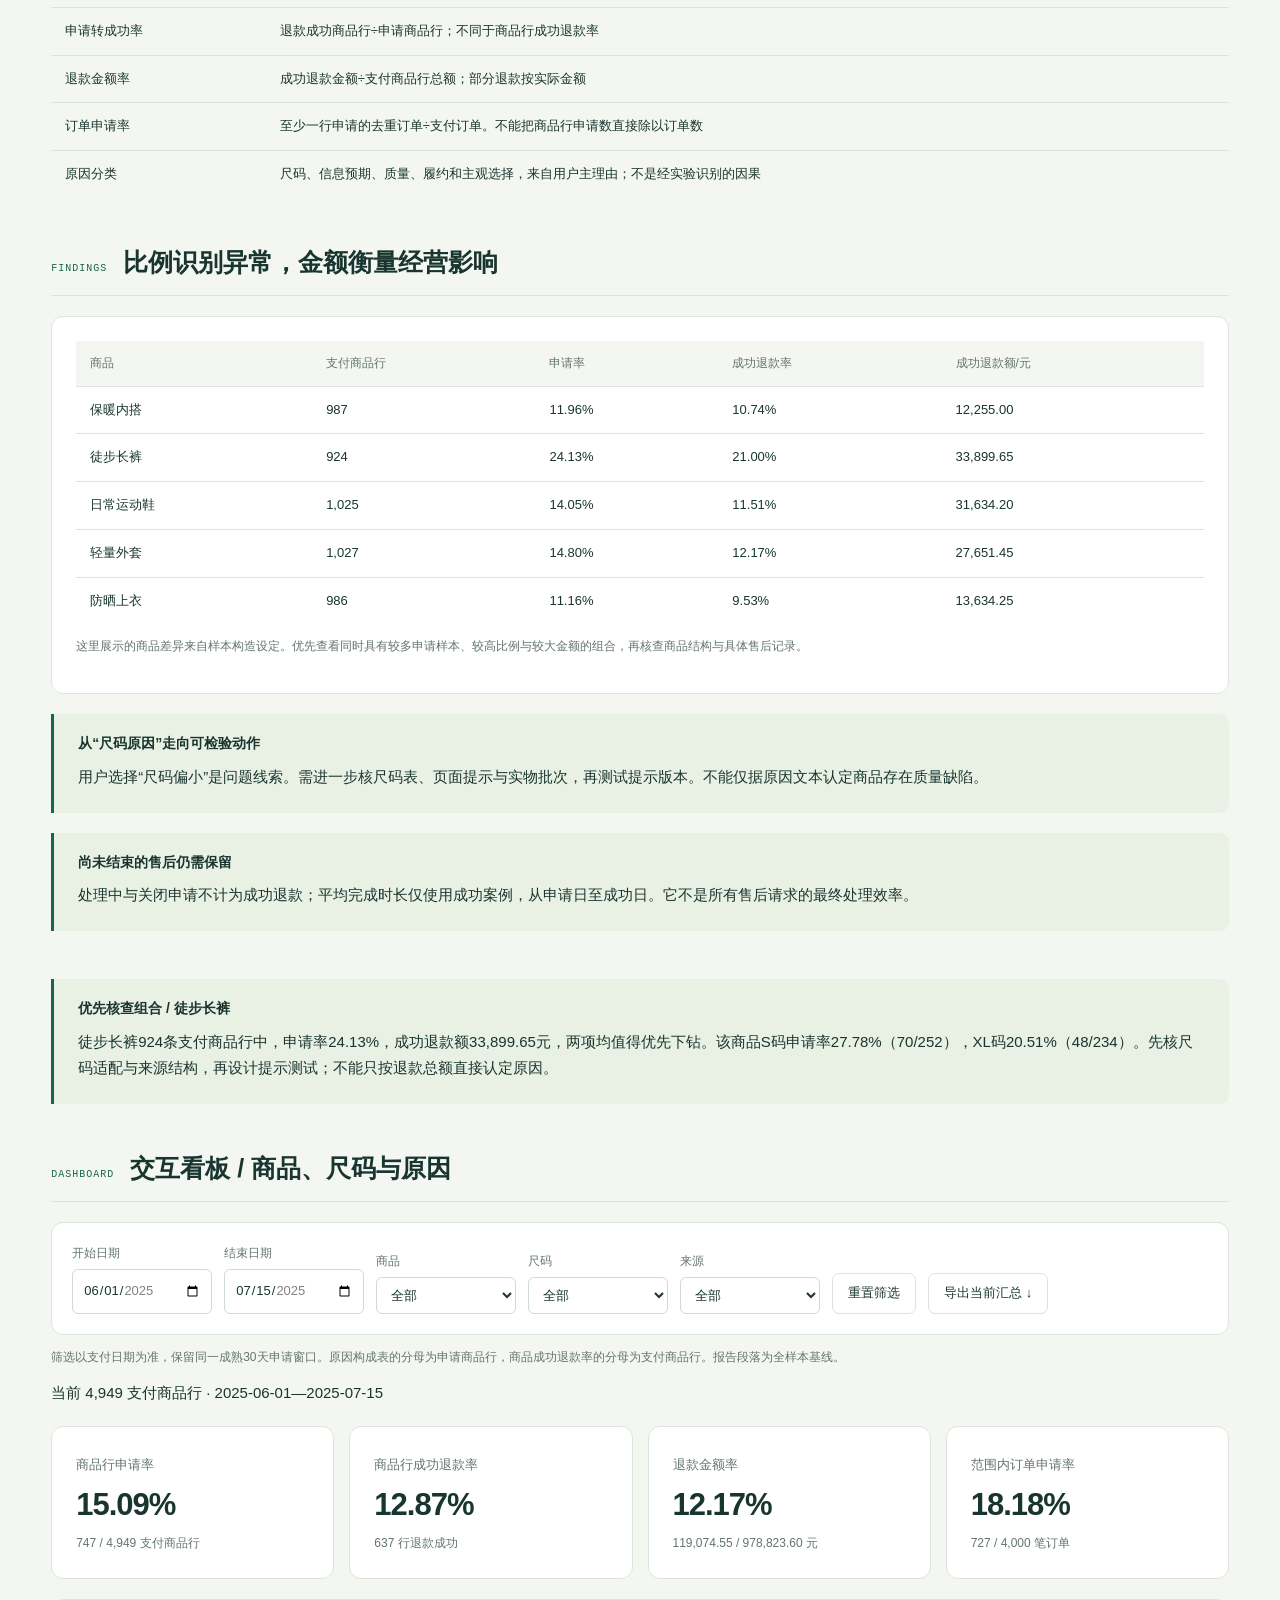
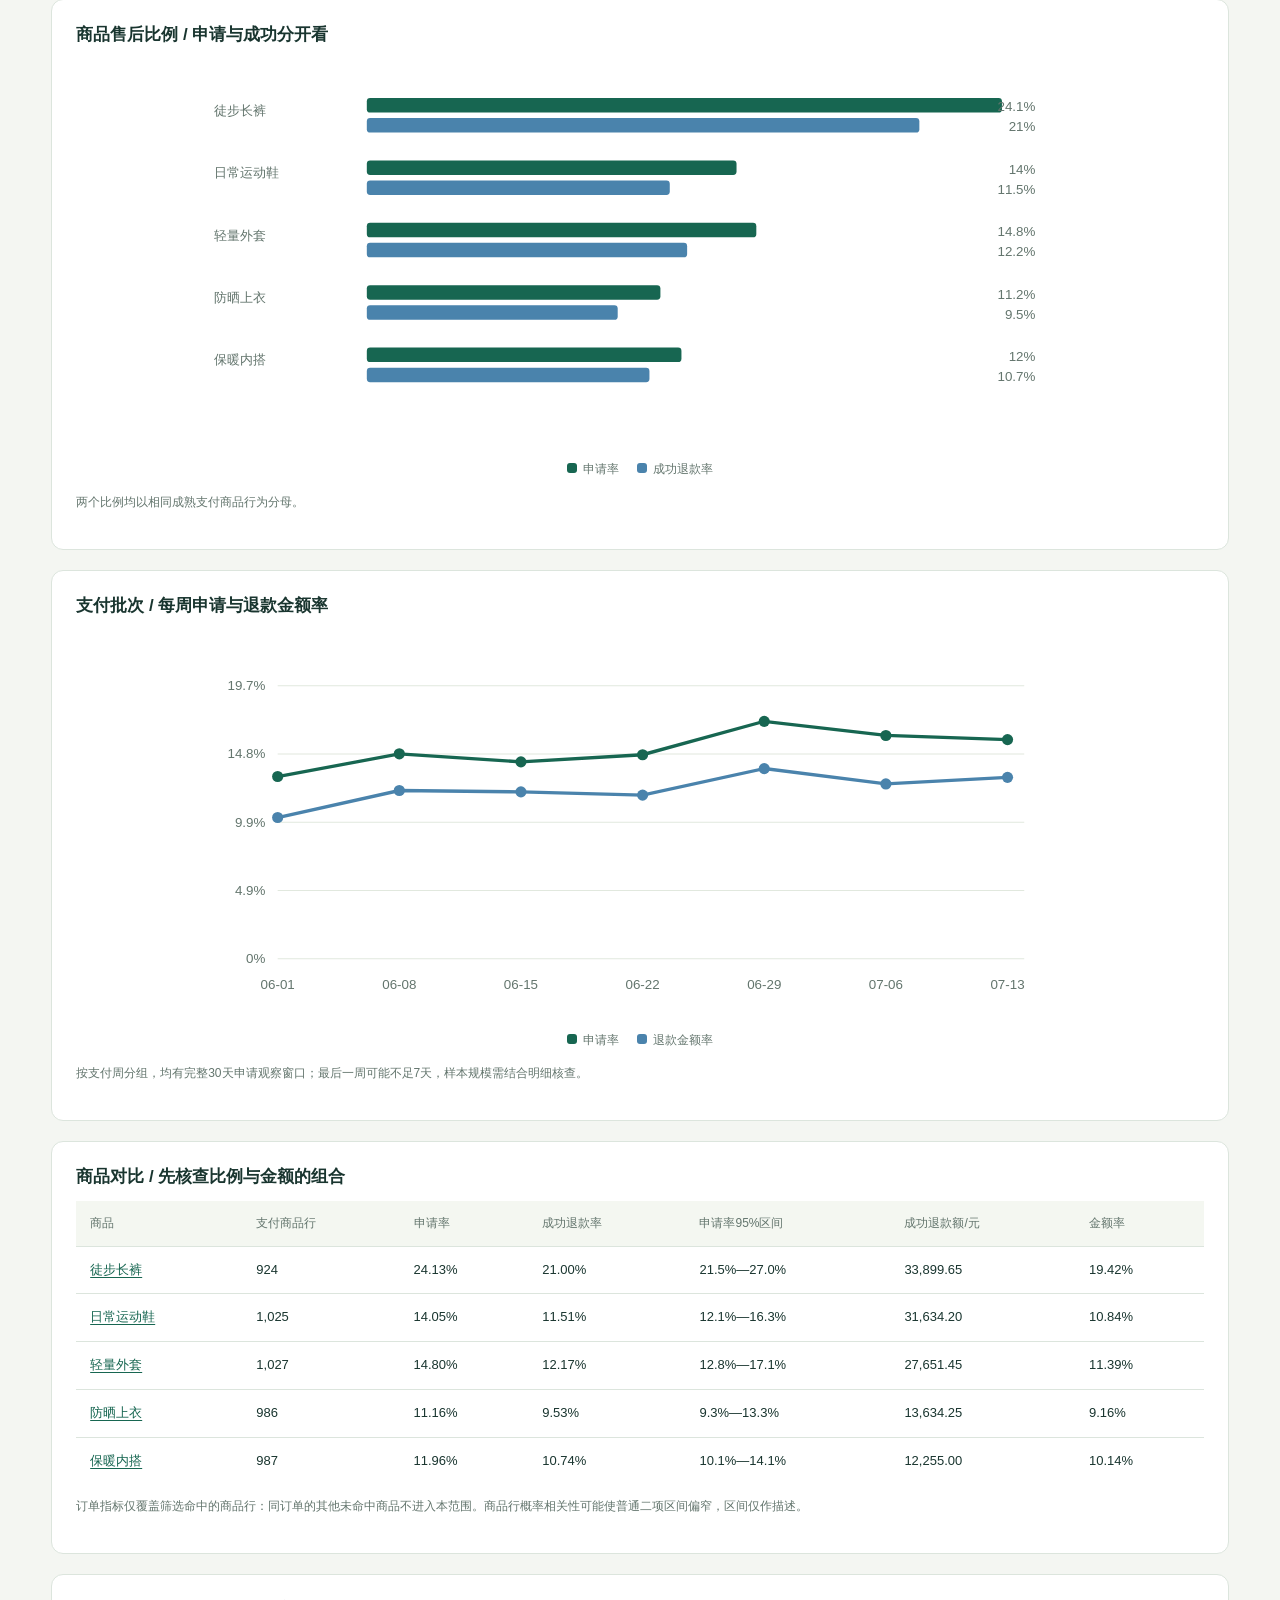
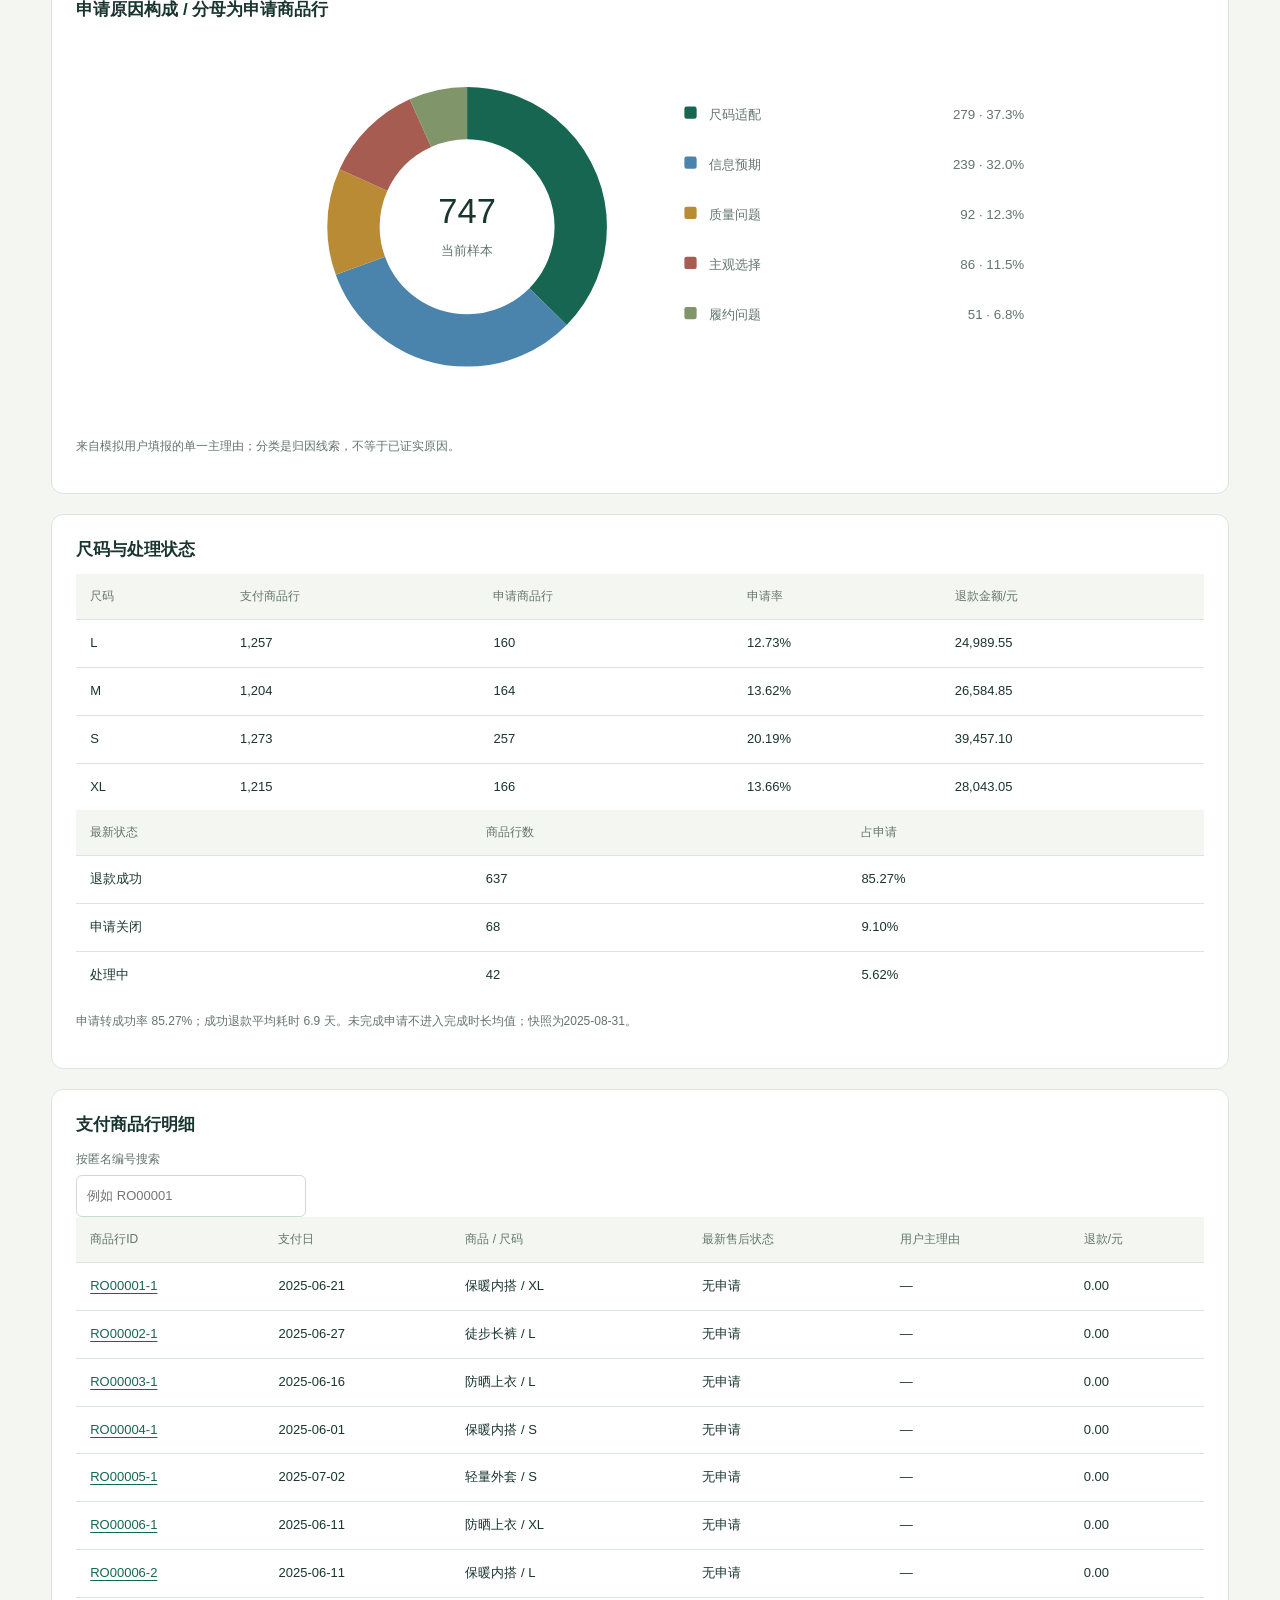
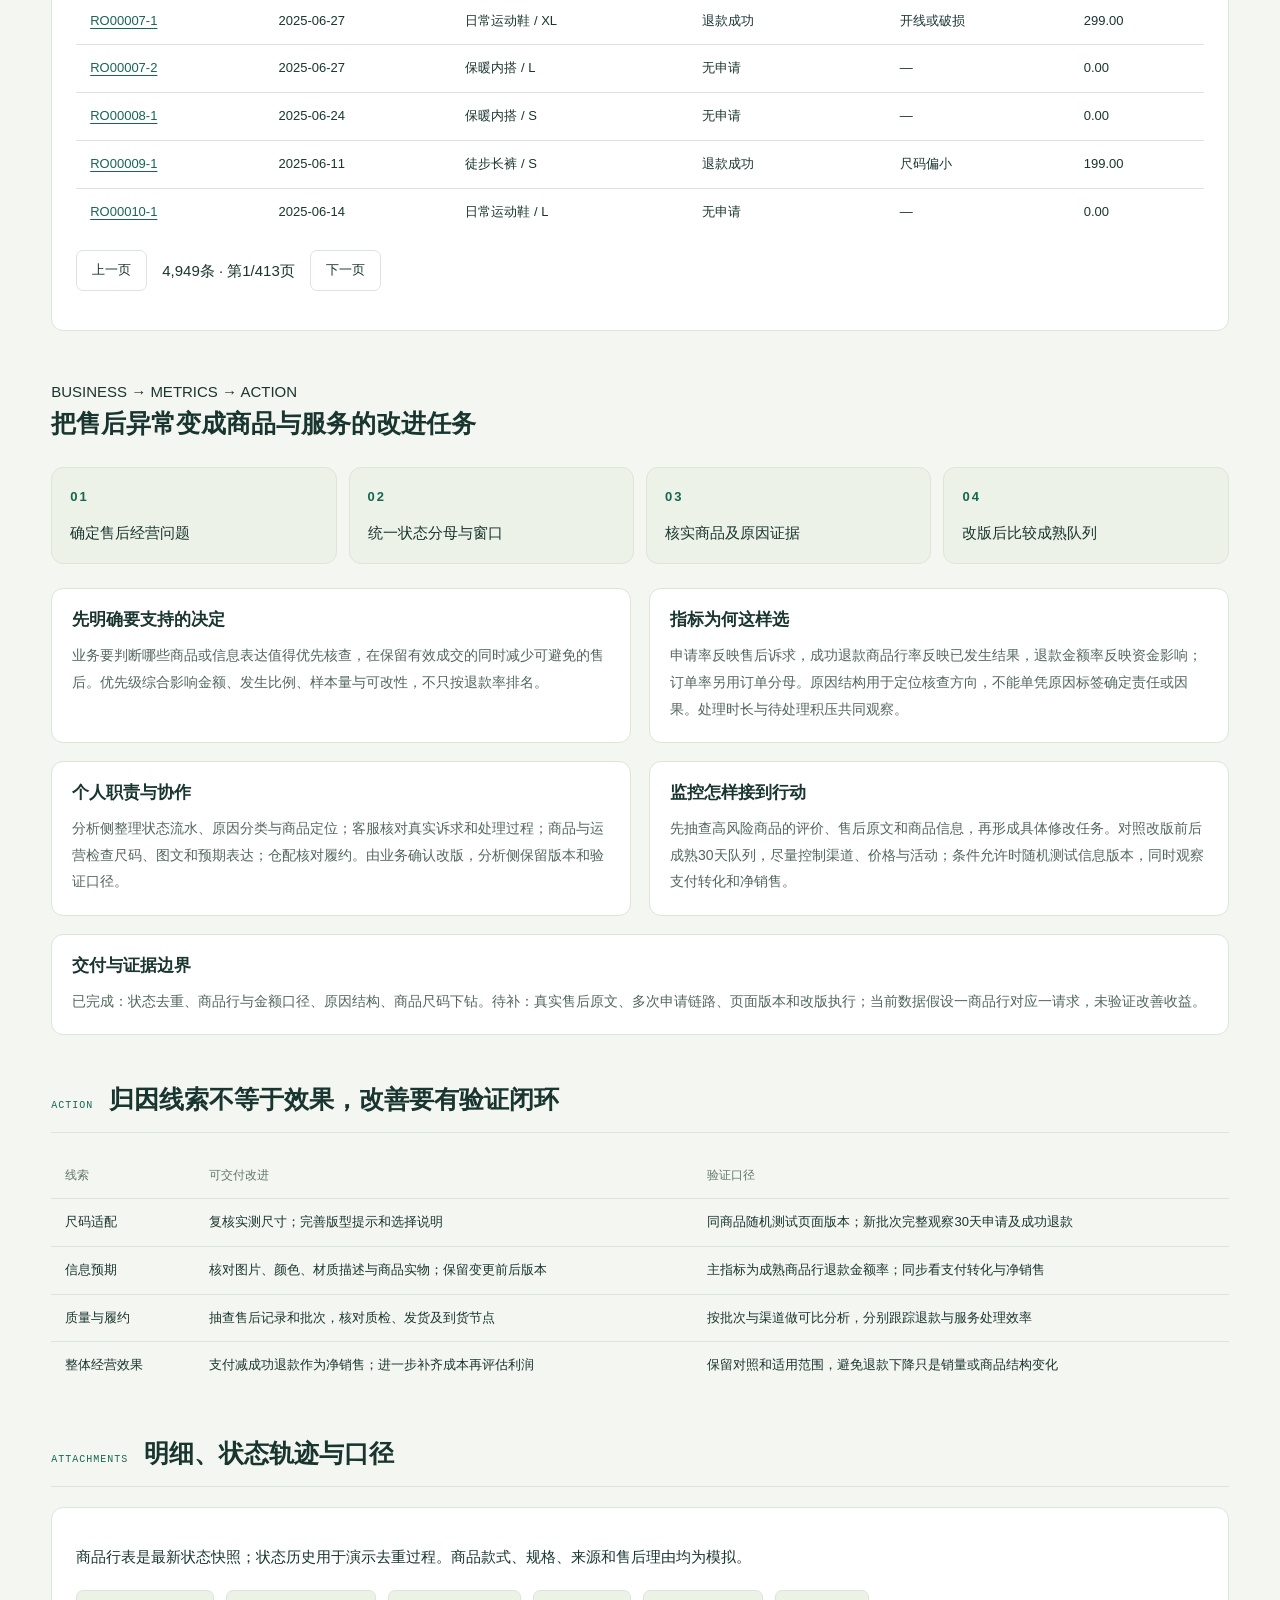
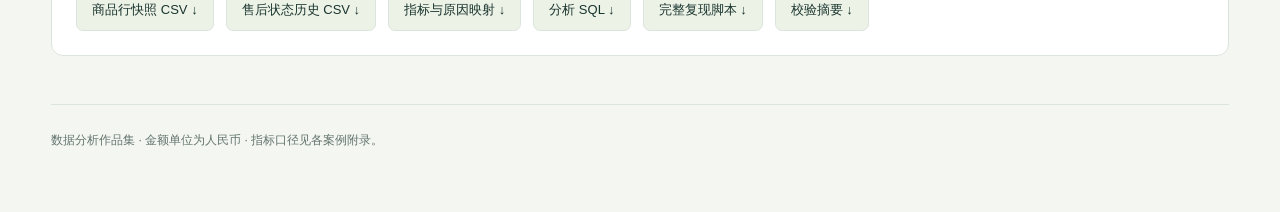
<file: refunds.html>
<!doctype html><html lang="zh-CN"><head><meta charset="utf-8"><meta name="viewport" content="width=device-width,initial-scale=1"><meta name="description" content="电商数据分析作品集：转化留存、会员复购、退款归因与达人投放。"><title>退货退款归因与经营改善｜分析案例</title><link rel="stylesheet" href="style.css"></head><body><header class="unified-header"><a class="brand" href="index.html"><b>↗</b><span>电商数据分析作品集<small>ANALYTICS PORTFOLIO</small></span></a><nav aria-label="项目导航"><a class="" href="funnel.html">转化留存</a><a class="" href="members.html">会员复购</a><a class="active" href="refunds.html">退款归因</a><a class="" href="seeding.html">达人种草</a></nav></header><main><div class="case-toolbar"><nav aria-label="案例导航"><a href="refunds.html#question">案例报告</a><a href="refunds.html#dashboard">交互看板</a><a href="refunds.html#attachments">指标口径</a></nav><div><a href="index.html">作品集首页</a><button onclick="window.print()">打印 / 保存 PDF</button></div></div><div class="data-origin" role="note">数据来源说明：本项目使用固定随机种子生成的模拟数据，用于展示业务分析、指标设计与看板交付。样本结论不代表真实企业经营结果或已执行的改善收益。 <a href="refunds.html#attachments">查看数据口径 ↗</a></div><a class="back" href="index.html">← 返回作品集</a><div class="badge">案例 03</div><section class="hero"><div><div class="eyebrow">BUSINESS QUESTION → EVIDENCE → ACTION</div><h1>退款在哪里集中，<br>运营先改什么？</h1><p>把申请、成功退款与退款金额拆开，再沿商品、尺码和用户填报原因定位问题线索，形成有对照的改善方案。</p><div class="actions"><a class="btn" href="#dashboard">查看交互看板 ↗</a><button onclick="window.print()">打印 / 保存 PDF</button></div></div><aside><span>本案例的证据范围</span><p>4,000 笔订单、4,949 条支付商品行。支付时间6月1日—7月15日，观察至8月31日；所有商品行已完整覆盖支付后30天申请窗口。</p><small>数据、发现与策略均用于方法展示；没有已执行业务改善幅度。</small></aside></section><div class="kpis"><div class="kpi"><span>支付商品行</span><strong>4,949</strong><small>一笔订单可含多行商品</small></div><div class="kpi"><span>商品行申请率</span><strong>15.09%</strong><small>747行曾在30天内申请</small></div><div class="kpi"><span>商品行成功退款率</span><strong>12.87%</strong><small>637行截至快照退款成功</small></div><div class="kpi"><span>退款金额率</span><strong>12.17%</strong><small>成功退款金额 ÷ 支付商品行金额</small></div></div><div class="toc"><a href="#question">业务问题</a><a href="#method">状态与分母</a><a href="#findings">归因线索</a><a href="#dashboard">交互看板</a><a href="#action">改善验证</a><a href="#attachments">复核附件</a></div><section id="question" class="section"><div class="section-head"><span>QUESTION</span><h2>让售后问题落到可核查的商品与信息</h2></div><div class="two"><article class="panel"><h3>业务问题</h3><p>整体退款指标上升，可能由商品结构、尺码问题、描述预期或履约问题共同形成。只看退款总额，容易把销量大的商品误判为质量最差。</p></article><article class="panel"><h3>分析任务与产出</h3><p>按商品行关联支付与售后状态，统一成熟申请窗口；同时观察比例、金额与原因，再输出商品改进清单和验证标准。</p></article></div></section><section id="method" class="section"><div class="section-head"><span>METHOD</span><h2>同一售后单不重复计数，分母写清楚</h2></div><div class="table-wrap"><table><thead><tr><th>指标 / 处理</th><th>口径</th></tr></thead><tbody><tr><td>数据主键</td><td>支付商品行id；订单号可重复。售后request_id关联商品行，一个商品行在本案例最多一个售后请求</td></tr><tr><td>状态更新</td><td>状态历史按request_id取截至8月31日最新状态，不能把“已申请”和“退款成功”当两次售后</td></tr><tr><td>商品行申请率</td><td>支付后30天内曾申请的去重商品行÷成熟支付商品行</td></tr><tr><td>商品行成功退款率</td><td>上述申请中截至快照退款成功的商品行÷成熟支付商品行</td></tr><tr><td>申请转成功率</td><td>退款成功商品行÷申请商品行；不同于商品行成功退款率</td></tr><tr><td>退款金额率</td><td>成功退款金额÷支付商品行总额；部分退款按实际金额</td></tr><tr><td>订单申请率</td><td>至少一行申请的去重订单÷支付订单。不能把商品行申请数直接除以订单数</td></tr><tr><td>原因分类</td><td>尺码、信息预期、质量、履约和主观选择，来自用户主理由；不是经实验识别的因果</td></tr></tbody></table></div></section><section id="findings" class="section"><div class="section-head"><span>FINDINGS</span><h2>比例识别异常，金额衡量经营影响</h2></div><div class="panel"><div class="table-wrap"><table><thead><tr><th>商品</th><th>支付商品行</th><th>申请率</th><th>成功退款率</th><th>成功退款额/元</th></tr></thead><tbody><tr><td>保暖内搭</td><td>987</td><td>11.96%</td><td>10.74%</td><td>12,255.00</td></tr><tr><td>徒步长裤</td><td>924</td><td>24.13%</td><td>21.00%</td><td>33,899.65</td></tr><tr><td>日常运动鞋</td><td>1,025</td><td>14.05%</td><td>11.51%</td><td>31,634.20</td></tr><tr><td>轻量外套</td><td>1,027</td><td>14.80%</td><td>12.17%</td><td>27,651.45</td></tr><tr><td>防晒上衣</td><td>986</td><td>11.16%</td><td>9.53%</td><td>13,634.25</td></tr></tbody></table></div><p class="note">这里展示的商品差异来自样本构造设定。优先查看同时具有较多申请样本、较高比例与较大金额的组合，再核查商品结构与具体售后记录。</p></div><div class="finding"><b>从“尺码原因”走向可检验动作</b><p>用户选择“尺码偏小”是问题线索。需进一步核尺码表、页面提示与实物批次，再测试提示版本。不能仅据原因文本认定商品存在质量缺陷。</p></div><div class="finding"><b>尚未结束的售后仍需保留</b><p>处理中与关闭申请不计为成功退款；平均完成时长仅使用成功案例，从申请日至成功日。它不是所有售后请求的最终处理效率。</p></div></section><div class="finding"><b>优先核查组合 / 徒步长裤</b><p>徒步长裤924条支付商品行中，申请率24.13%，成功退款额33,899.65元，两项均值得优先下钻。该商品S码申请率27.78%（70/252），XL码20.51%（48/234）。先核尺码适配与来源结构，再设计提示测试；不能只按退款总额直接认定原因。</p></div><section id="dashboard" class="section"><div class="section-head"><span>DASHBOARD</span><h2>交互看板 / 商品、尺码与原因</h2></div><form id="filters" class="filters"><label>开始日期<input id="from" type="date" value="2025-06-01" min="2025-06-01" max="2025-07-15"></label><label>结束日期<input id="to" type="date" value="2025-07-15" min="2025-06-01" max="2025-07-15"></label><label>商品<select id="product"><option value="">全部</option><option>保暖内搭</option><option>徒步长裤</option><option>日常运动鞋</option><option>轻量外套</option><option>防晒上衣</option></select></label><label>尺码<select id="size"><option value="">全部</option><option>S</option><option>M</option><option>L</option><option>XL</option></select></label><label>来源<select id="channel"><option value="">全部</option><option>内容引流</option><option>店铺搜索</option><option>会员回访</option></select></label><button type="reset">重置筛选</button><button type="button" id="export">导出当前汇总 ↓</button></form><p class="note">筛选以支付日期为准，保留同一成熟30天申请窗口。原因构成表的分母为申请商品行，商品成功退款率的分母为支付商品行。报告段落为全样本基线。</p><p id="filter-error" role="status" class="error"></p><div id="dynamic" aria-live="polite"></div></section><section id="business-loop" class="section business-loop"><div class="section-label">BUSINESS → METRICS → ACTION</div><h2>把售后异常变成商品与服务的改进任务</h2><ol class="decision-flow"><li><b>01</b><span>确定售后经营问题</span></li><li><b>02</b><span>统一状态分母与窗口</span></li><li><b>03</b><span>核实商品及原因证据</span></li><li><b>04</b><span>改版后比较成熟队列</span></li></ol><div class="decision-grid"><article><h3>先明确要支持的决定</h3><p>业务要判断哪些商品或信息表达值得优先核查，在保留有效成交的同时减少可避免的售后。优先级综合影响金额、发生比例、样本量与可改性，不只按退款率排名。</p></article><article><h3>指标为何这样选</h3><p>申请率反映售后诉求，成功退款商品行率反映已发生结果，退款金额率反映资金影响；订单率另用订单分母。原因结构用于定位核查方向，不能单凭原因标签确定责任或因果。处理时长与待处理积压共同观察。</p></article><article><h3>个人职责与协作</h3><p>分析侧整理状态流水、原因分类与商品定位；客服核对真实诉求和处理过程；商品与运营检查尺码、图文和预期表达；仓配核对履约。由业务确认改版，分析侧保留版本和验证口径。</p></article><article><h3>监控怎样接到行动</h3><p>先抽查高风险商品的评价、售后原文和商品信息，再形成具体修改任务。对照改版前后成熟30天队列，尽量控制渠道、价格与活动；条件允许时随机测试信息版本，同时观察支付转化和净销售。</p></article><article><h3>交付与证据边界</h3><p>已完成：状态去重、商品行与金额口径、原因结构、商品尺码下钻。待补：真实售后原文、多次申请链路、页面版本和改版执行；当前数据假设一商品行对应一请求，未验证改善收益。</p></article></div></section><section id="action" class="section"><div class="section-head"><span>ACTION</span><h2>归因线索不等于效果，改善要有验证闭环</h2></div><div class="table-wrap"><table><thead><tr><th>线索</th><th>可交付改进</th><th>验证口径</th></tr></thead><tbody><tr><td>尺码适配</td><td>复核实测尺寸；完善版型提示和选择说明</td><td>同商品随机测试页面版本；新批次完整观察30天申请及成功退款</td></tr><tr><td>信息预期</td><td>核对图片、颜色、材质描述与商品实物；保留变更前后版本</td><td>主指标为成熟商品行退款金额率；同步看支付转化与净销售</td></tr><tr><td>质量与履约</td><td>抽查售后记录和批次，核对质检、发货及到货节点</td><td>按批次与渠道做可比分析，分别跟踪退款与服务处理效率</td></tr><tr><td>整体经营效果</td><td>支付减成功退款作为净销售；进一步补齐成本再评估利润</td><td>保留对照和适用范围，避免退款下降只是销量或商品结构变化</td></tr></tbody></table></div></section><section id="attachments" class="section"><div class="section-head"><span>ATTACHMENTS</span><h2>明细、状态轨迹与口径</h2></div><div class="panel"><p>商品行表是最新状态快照；状态历史用于演示去重过程。商品款式、规格、来源和售后理由均为模拟。</p><div class="actions"><a class="download" href="refund-items.csv" download>商品行快照 CSV ↓</a><a class="download" href="refund-status-history.csv" download>售后状态历史 CSV ↓</a><a class="download" href="metric-definitions.md" download>指标与原因映射 ↓</a><a class="download" href="analysis.sql" download>分析 SQL ↓</a><a class="download" href="reproduce.py" download>完整复现脚本 ↓</a><a class="download" href="validation.json" download>校验摘要 ↓</a></div></div></section><footer>数据分析作品集 · 金额单位为人民币 · 指标口径见各案例附录。</footer></main><script src="demo-data.js"></script><script src="visuals.js"></script><script src="dashboard.js"></script></body></html>
</file>
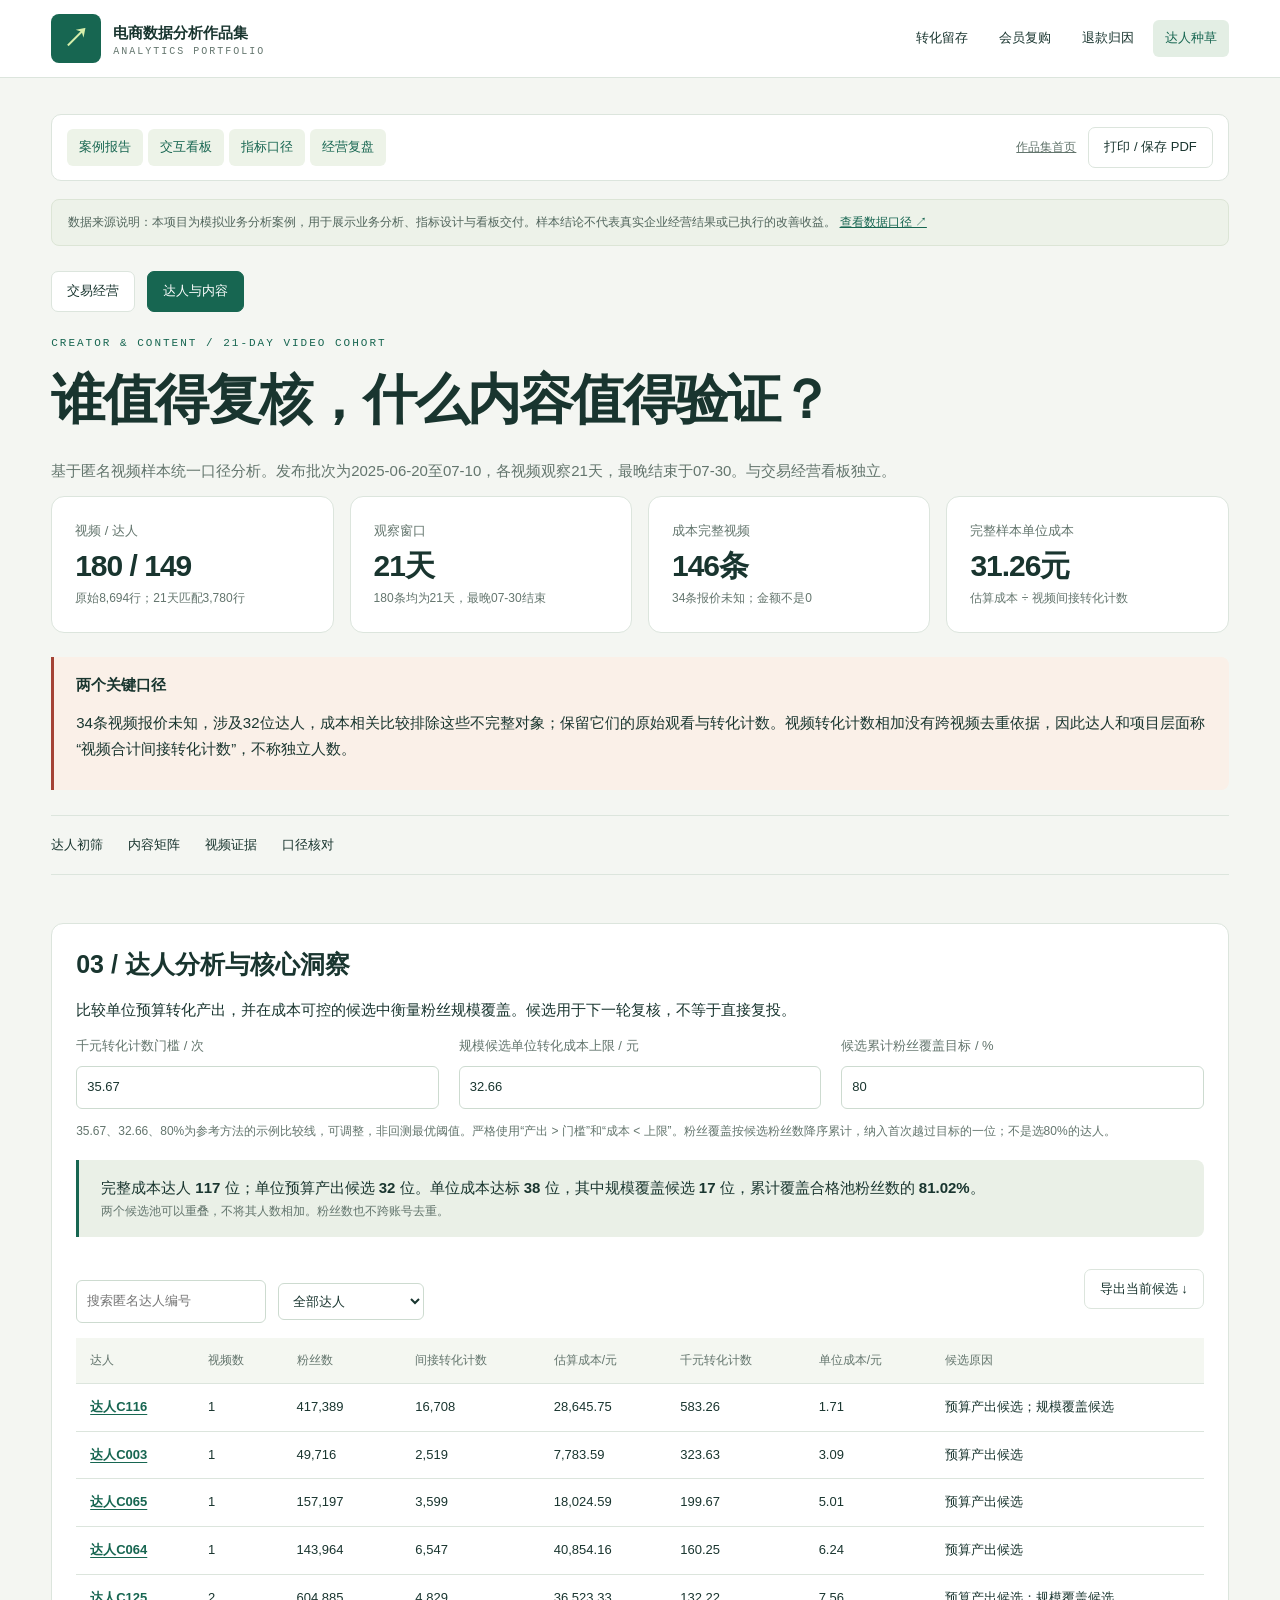
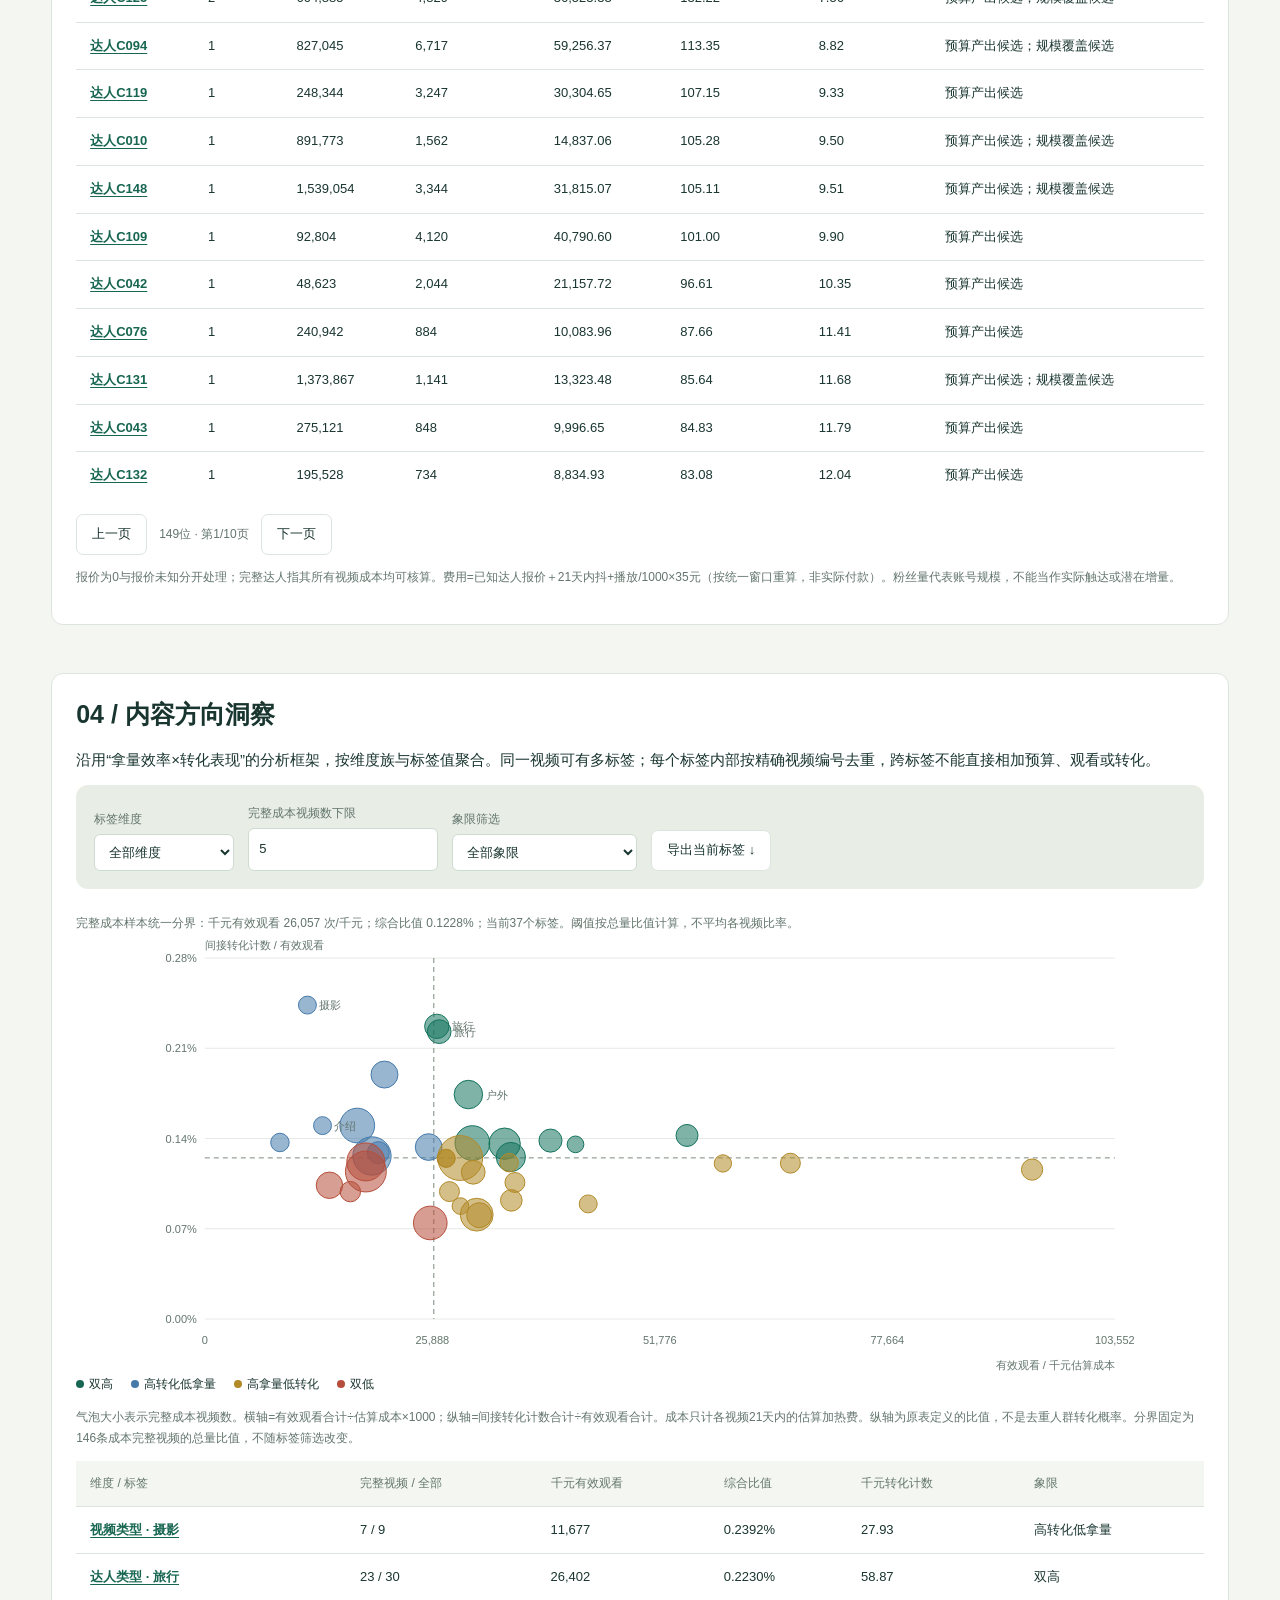
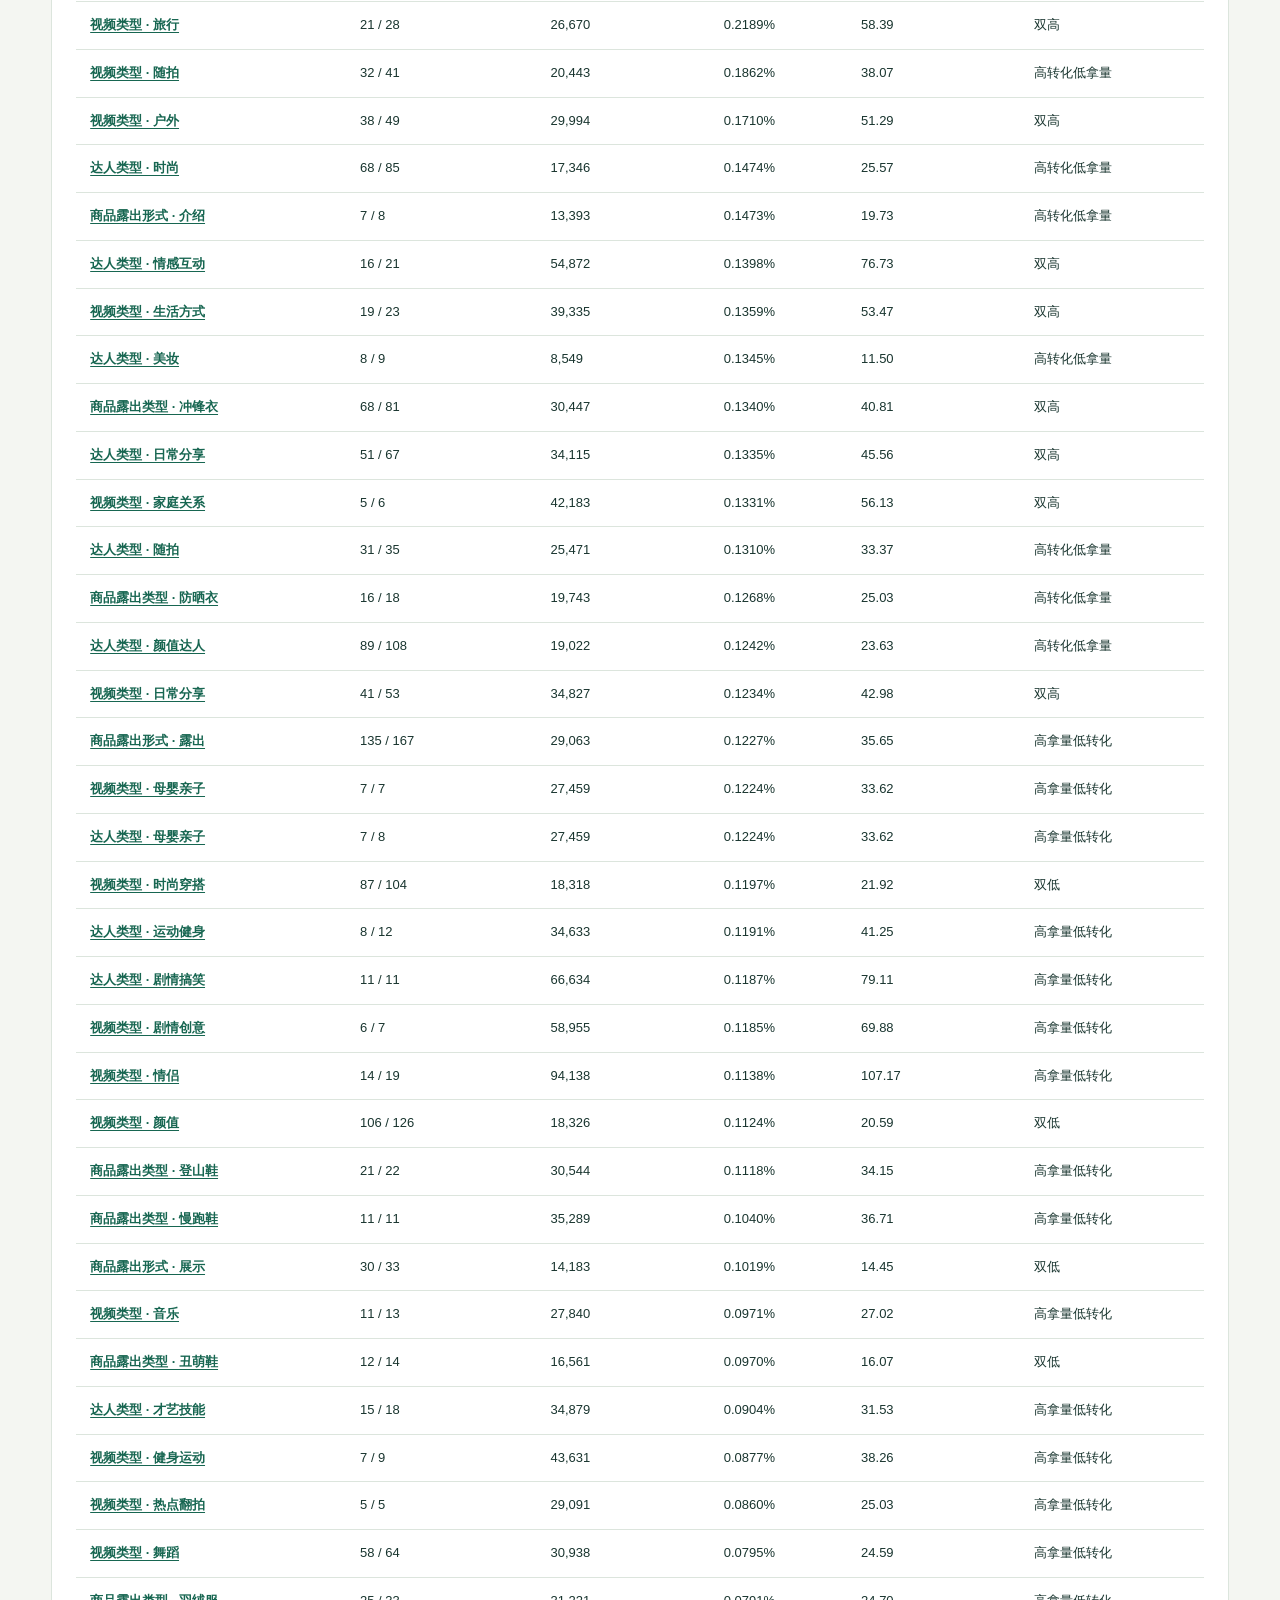
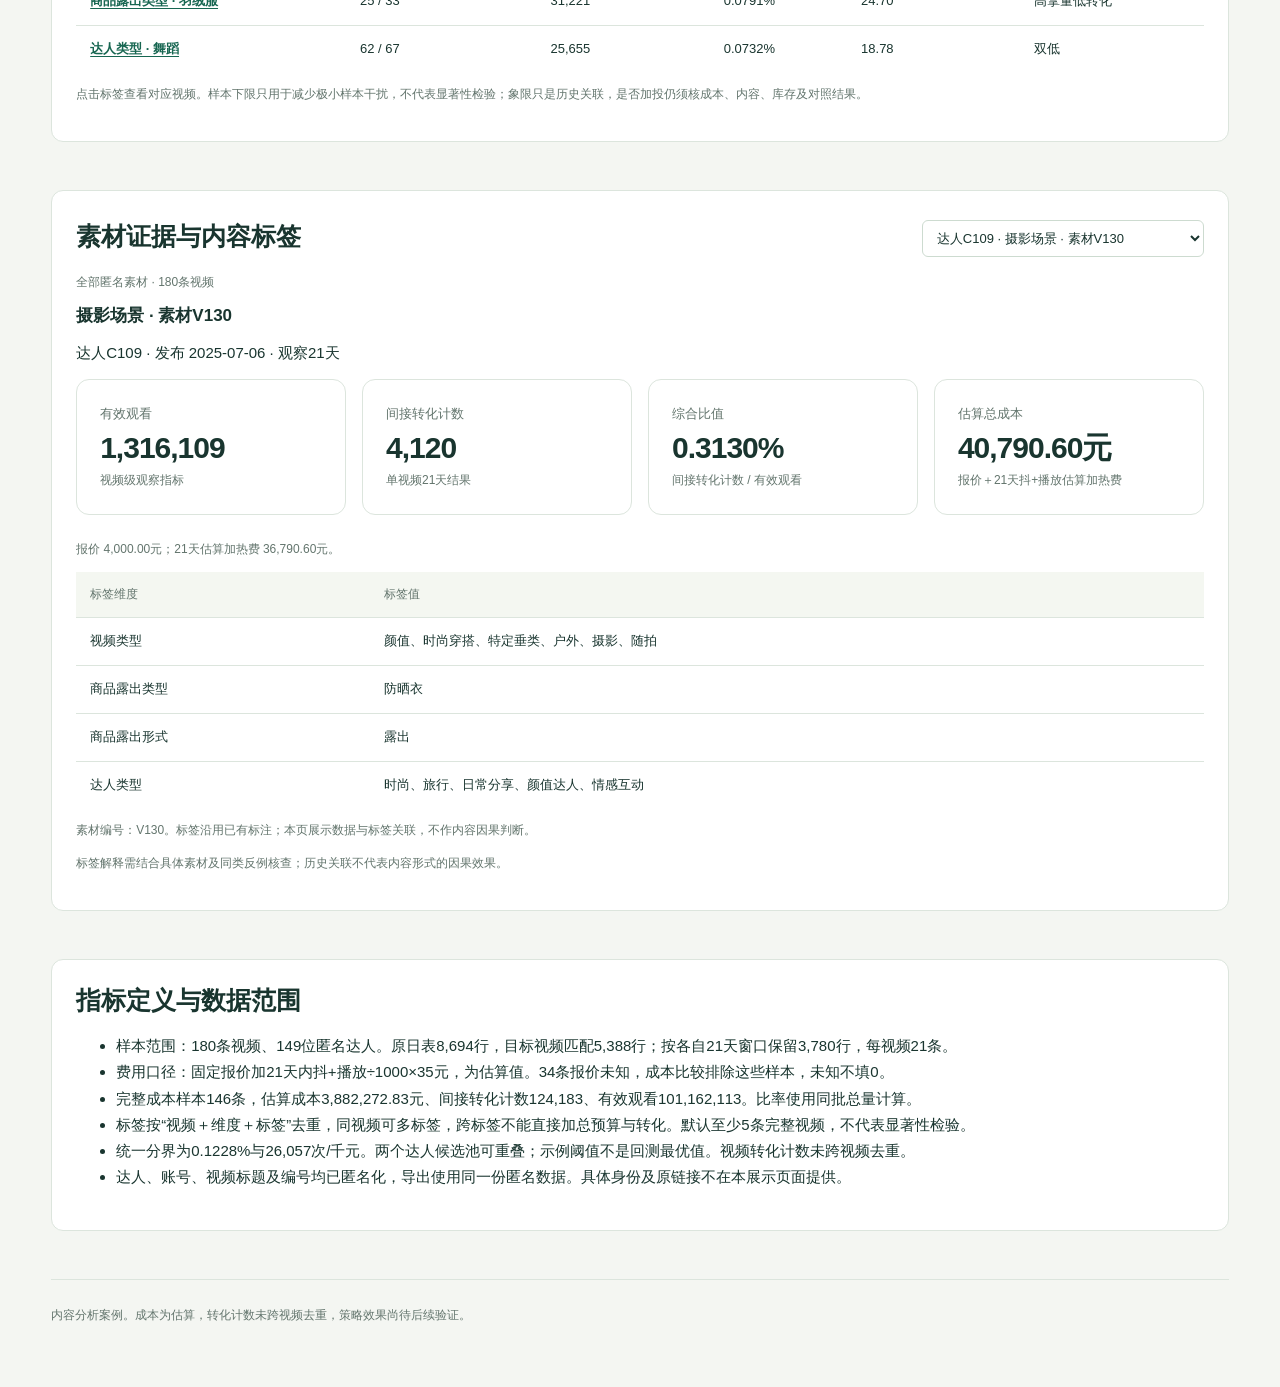
<file: seeding-dashboard.html>
<!doctype html><html lang="zh-CN"><head><meta charset="utf-8"><meta name="viewport" content="width=device-width,initial-scale=1"><title>达人与内容分析看板 · 户外品牌投放分析</title><link rel="stylesheet" href="seeding-style.css"><link rel="stylesheet" href="style.css"></head><body><header class="unified-header"><a class="brand" href="index.html"><b>↗</b><span>电商数据分析作品集<small>ANALYTICS PORTFOLIO</small></span></a><nav aria-label="项目导航"><a class="" href="funnel.html">转化留存</a><a class="" href="members.html">会员复购</a><a class="" href="refunds.html">退款归因</a><a class="active" href="seeding.html">达人种草</a></nav></header><main><div class="case-toolbar"><nav aria-label="案例导航"><a href="seeding.html">案例报告</a><a href="seeding-dashboard.html">交互看板</a><a href="seeding.html#sources">指标口径</a><a href="seeding-finance.html">经营复盘</a></nav><div><a href="index.html">作品集首页</a><button onclick="window.print()">打印 / 保存 PDF</button></div></div><div class="data-origin" role="note">数据来源说明：本项目为模拟业务分析案例，用于展示业务分析、指标设计与看板交付。样本结论不代表真实企业经营结果或已执行的改善收益。 <a href="seeding.html#sources">查看数据口径 ↗</a></div><div class="actions" style="margin-bottom:25px"><a class="btn secondary" href="seeding-finance.html">交易经营</a><a class="btn" href="seeding-dashboard.html">达人与内容</a></div><div class="eyebrow">CREATOR & CONTENT / 21-DAY VIDEO COHORT</div><h1>谁值得复核，什么内容值得验证？</h1><p class="muted">基于匿名视频样本统一口径分析。发布批次为2025-06-20至07-10，各视频观察21天，最晚结束于07-30。与交易经营看板独立。</p><div class="cards" id="strategyKpis"></div><div class="callout warning"><strong>两个关键口径</strong><p>34条视频报价未知，涉及32位达人，成本相关比较排除这些不完整对象；保留它们的原始观看与转化计数。视频转化计数相加没有跨视频去重依据，因此达人和项目层面称“视频合计间接转化计数”，不称独立人数。</p></div><div class="toc" style="margin:25px 0"><a href="#creatorScreen">达人初筛</a><a href="#tagMatrix">内容矩阵</a><a href="#videoEvidence">视频证据</a><a href="#audit">口径核对</a></div><section id="creatorScreen" class="section panel"><h2>03 / 达人分析与核心洞察</h2><p>比较单位预算转化产出，并在成本可控的候选中衡量粉丝规模覆盖。候选用于下一轮复核，不等于直接复投。</p><div class="scenario"><label>千元转化计数门槛 / 次<input id="effThreshold" type="number" value="35.67" min="0" step="0.1"></label><label>规模候选单位转化成本上限 / 元<input id="cpaThreshold" type="number" value="32.66" min="0.01" step="0.1"></label><label>候选累计粉丝覆盖目标 / %<input id="fanTarget" type="number" value="80" min="1" max="100" step="1"></label></div><p class="note">35.67、32.66、80%为参考方法的示例比较线，可调整，非回测最优阈值。严格使用“产出 &gt; 门槛”和“成本 &lt; 上限”。粉丝覆盖按候选粉丝数降序累计，纳入首次越过目标的一位；不是选80%的达人。</p><div id="creatorSummary" class="callout" style="margin:18px 0"></div><div class="section-title"><div class="actions"><input id="creatorSearch" placeholder="搜索匿名达人编号" aria-label="搜索匿名达人编号"><select id="creatorPool" aria-label="选择达人候选池"><option value="all">全部达人</option><option value="efficient">单位预算产出候选</option><option value="scale">规模覆盖候选</option><option value="missing">成本待补齐</option></select></div><button id="exportCreators">导出当前候选 ↓</button></div><div id="creatorRanking" class="table-wrap"></div><div class="actions" style="margin-top:15px"><button id="creatorPrev">上一页</button><span id="creatorPage" class="note"></span><button id="creatorNext">下一页</button></div><p class="note">报价为0与报价未知分开处理；完整达人指其所有视频成本均可核算。费用=已知达人报价＋21天内抖+播放/1000×35元（按统一窗口重算，非实际付款）。粉丝量代表账号规模，不能当作实际触达或潜在增量。</p></section><section id="tagMatrix" class="section panel"><h2>04 / 内容方向洞察</h2><p>沿用“拿量效率×转化表现”的分析框架，按维度族与标签值聚合。同一视频可有多标签；每个标签内部按精确视频编号去重，跨标签不能直接相加预算、观看或转化。</p><div class="filterbar"><label>标签维度<select id="tagFamily"><option value="all">全部维度</option><option>视频类型</option><option>达人类型</option><option>商品露出类型</option><option>商品露出形式</option></select></label><label>完整成本视频数下限<input id="minVideos" type="number" value="5" min="1" step="1"></label><label>象限筛选<select id="quadrant"><option value="all">全部象限</option><option value="双高">双高：优先验证</option><option value="高转化低拿量">高转化低拿量：补量小试</option><option value="高拿量低转化">高拿量低转化：优化关联</option><option value="双低">双低：复核与收缩</option></select></label><button id="exportTags2">导出当前标签 ↓</button></div><div id="matrixBaseline" class="note"></div><div id="contentChart"></div><div class="legend"><span><i class="dot"></i>双高</span><span><i class="dot" style="background:#457aab"></i>高转化低拿量</span><span><i class="dot" style="background:#b28a28"></i>高拿量低转化</span><span><i class="dot" style="background:#b64e3b"></i>双低</span></div><p class="note">气泡大小表示完整成本视频数。横轴=有效观看合计÷估算成本×1000；纵轴=间接转化计数合计÷有效观看合计。成本只计各视频21天内的估算加热费。纵轴为原表定义的比值，不是去重人群转化概率。分界固定为146条成本完整视频的总量比值，不随标签筛选改变。</p><div id="tagRanking" class="table-wrap"></div><p class="note">点击标签查看对应视频。样本下限只用于减少极小样本干扰，不代表显著性检验；象限只是历史关联，是否加投仍须核成本、内容、库存及对照结果。</p></section><section id="videoEvidence" class="section panel"><div class="section-title"><h2>素材证据与内容标签</h2><select id="videoSelect" aria-label="选择视频证据"></select></div><p id="videoScope" class="note"></p><div id="videoDetail"></div><p class="note">标签解释需结合具体素材及同类反例核查；历史关联不代表内容形式的因果效果。</p></section><section id="audit" class="section panel"><h2>指标定义与数据范围</h2><div id="strategyAudit"></div></section><footer>内容分析案例。成本为估算，转化计数未跨视频去重，策略效果尚待后续验证。</footer></main><script src="seeding-strategy-data.js"></script><script src="seeding-strategy.js"></script></body></html>
</file>
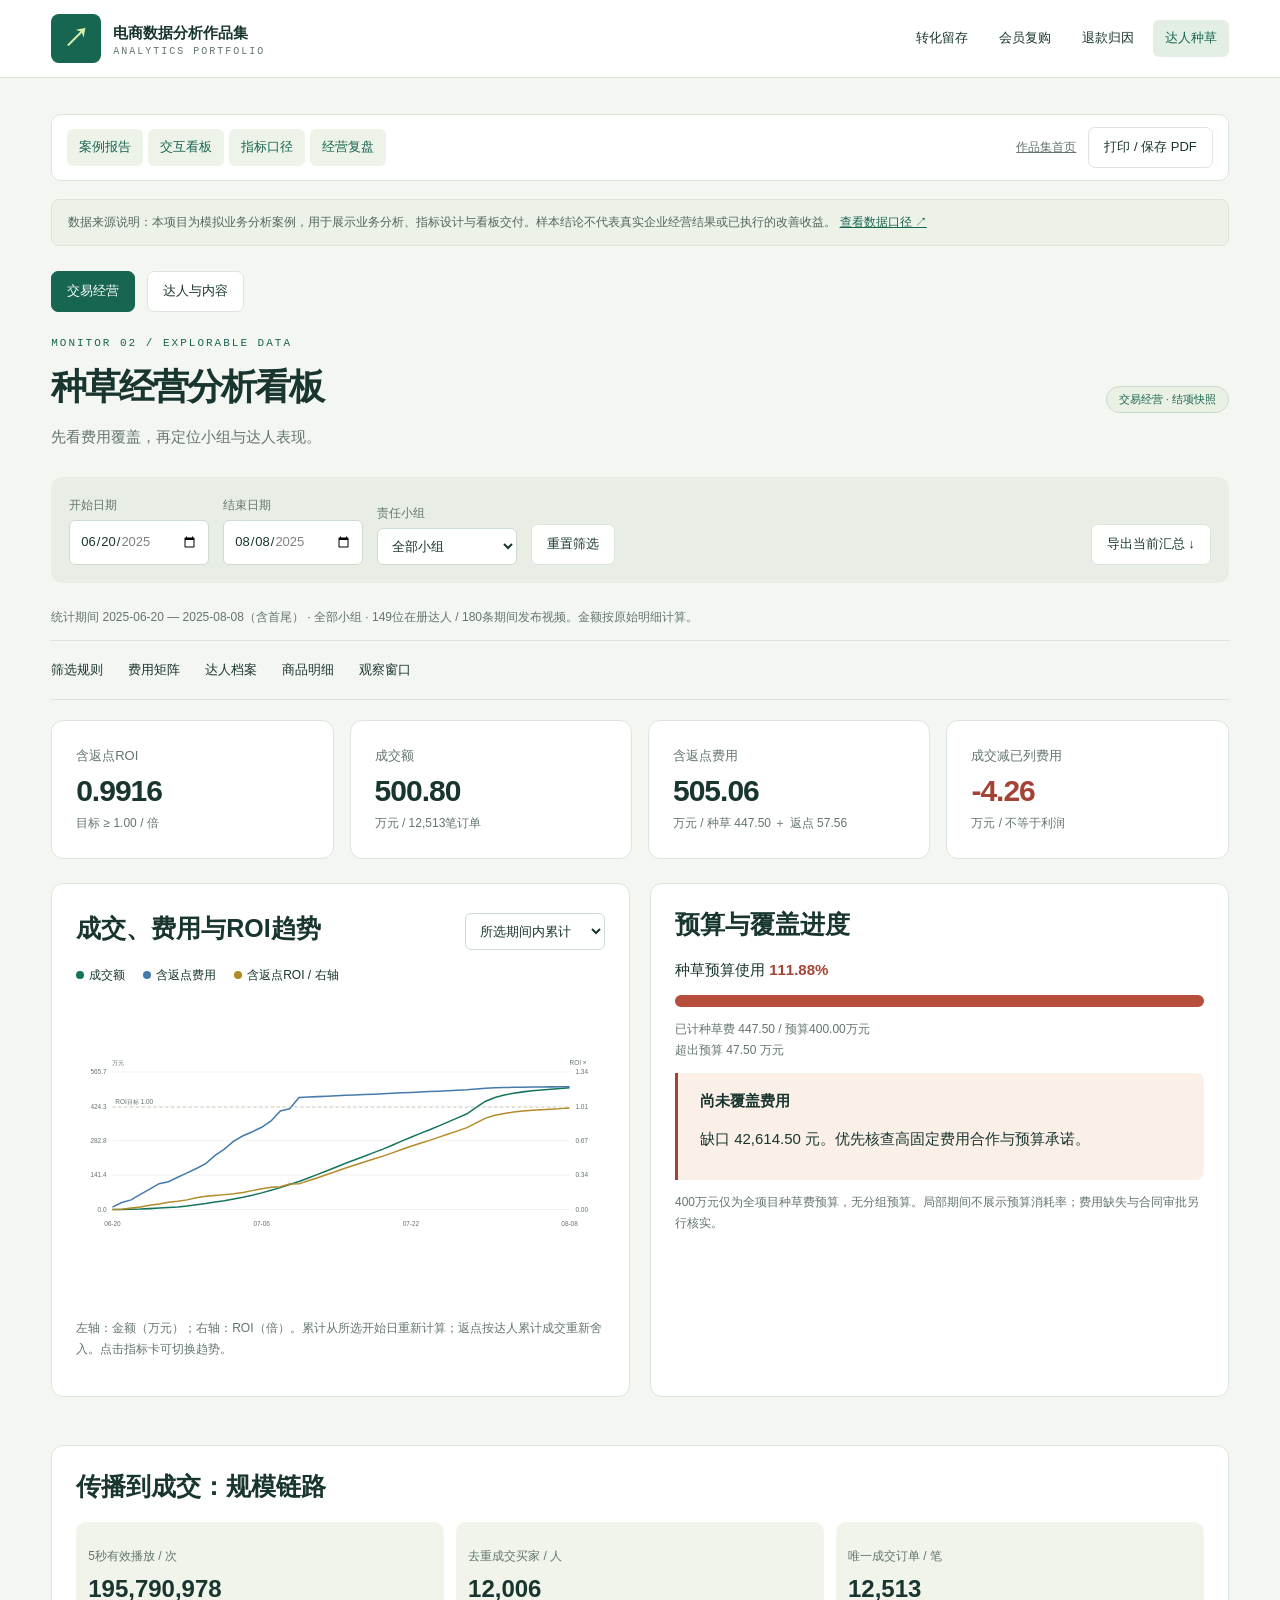
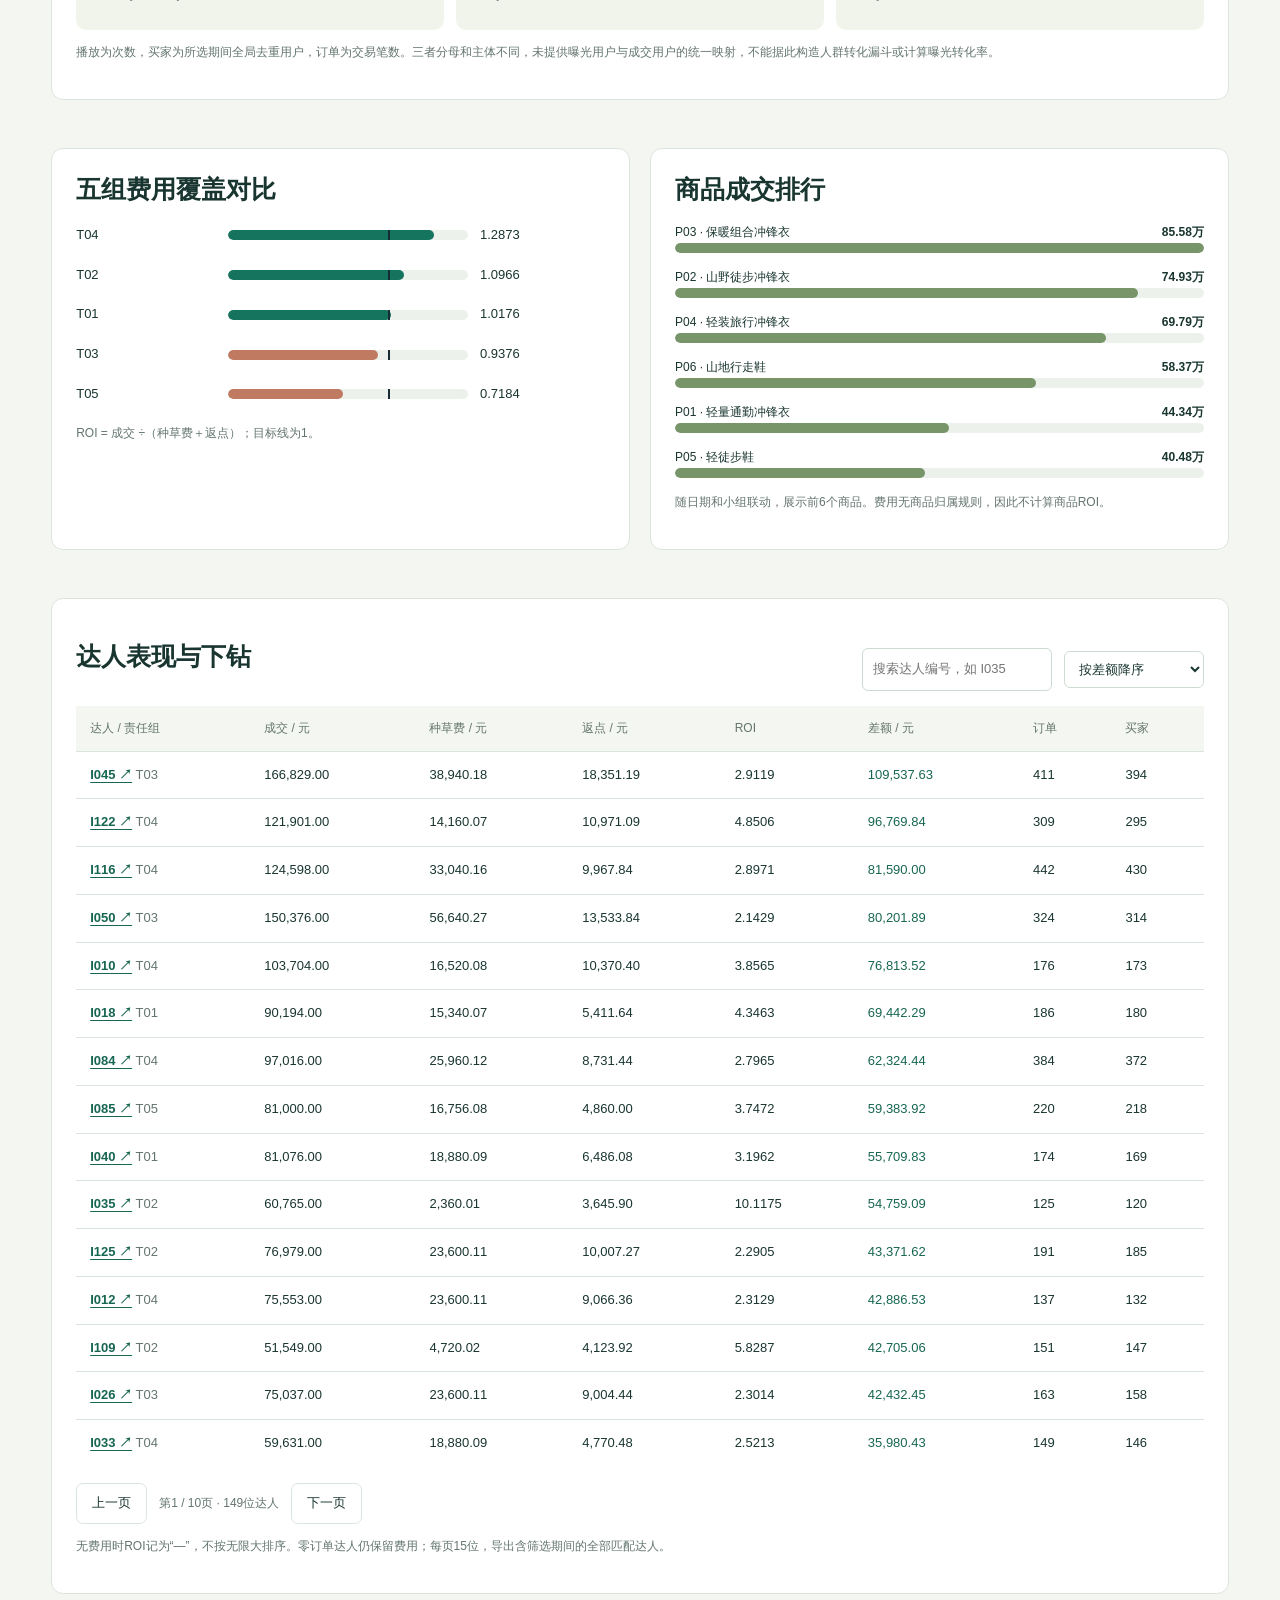
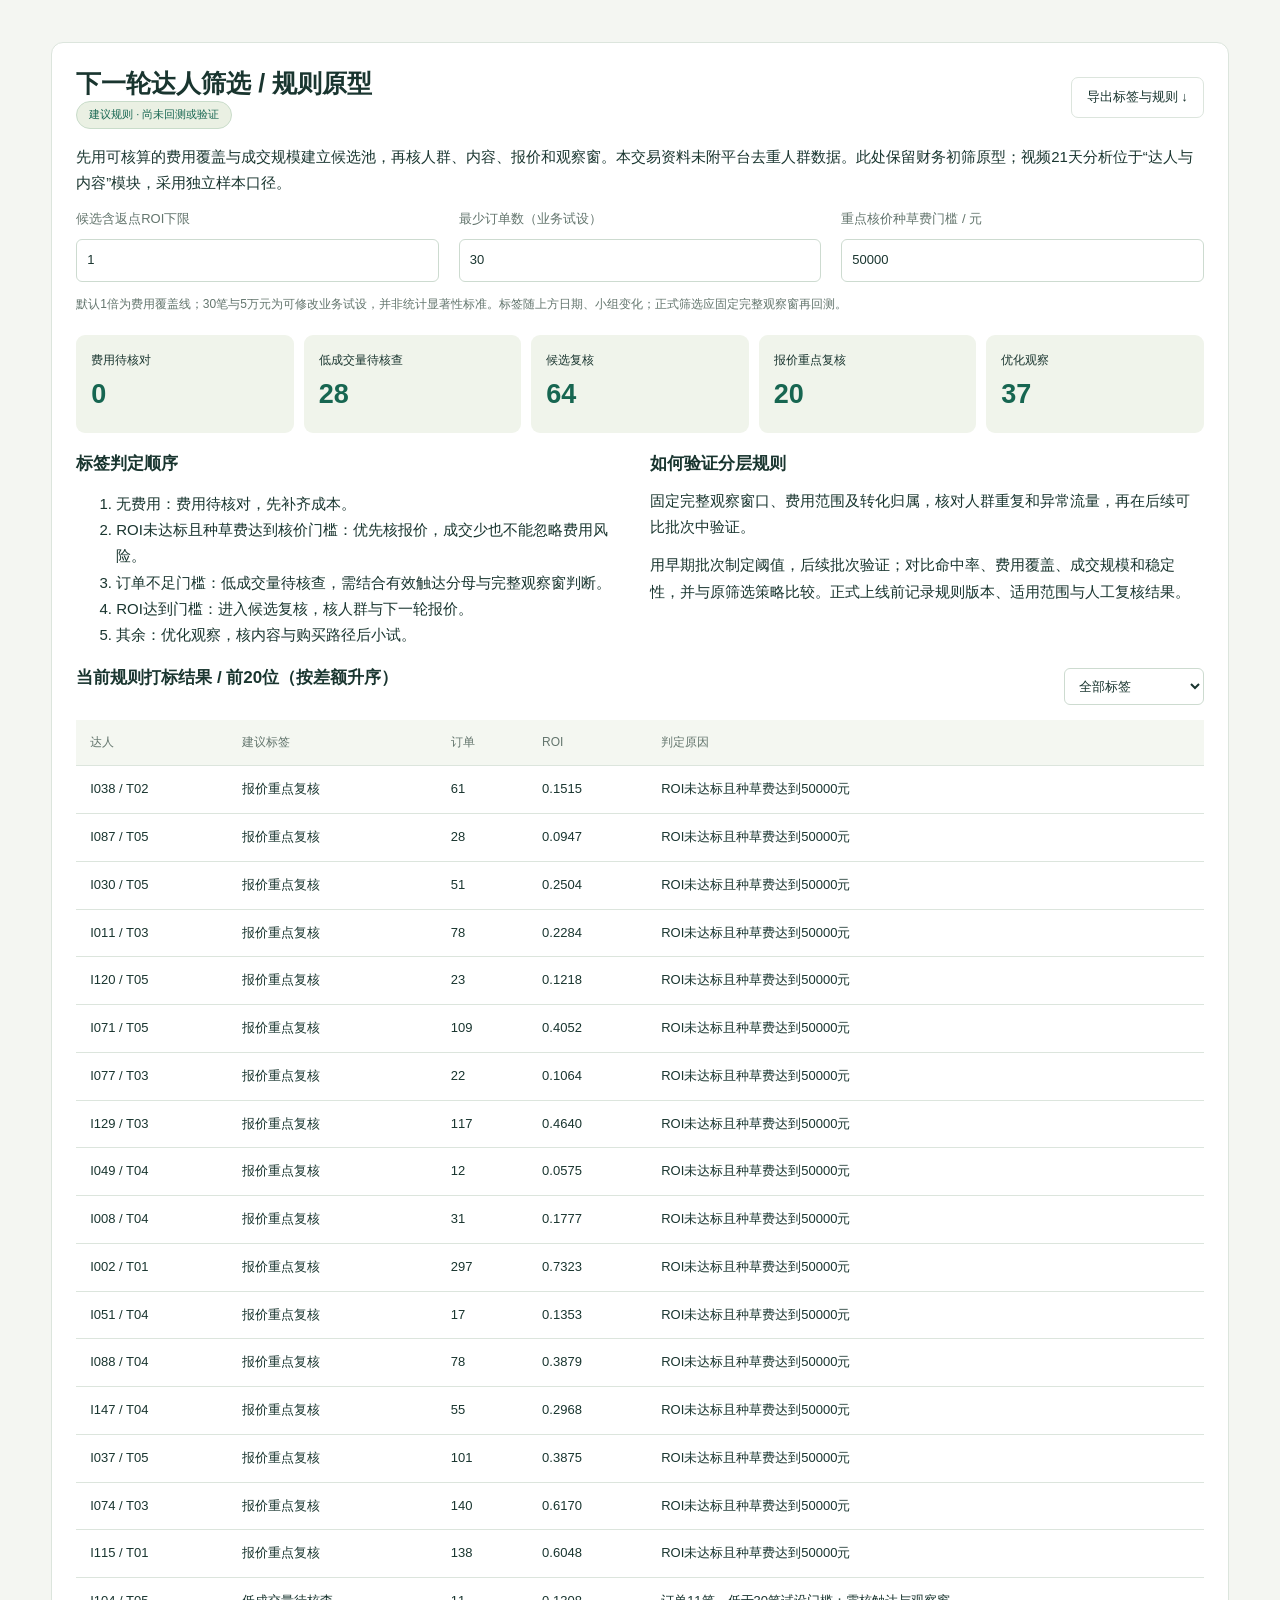
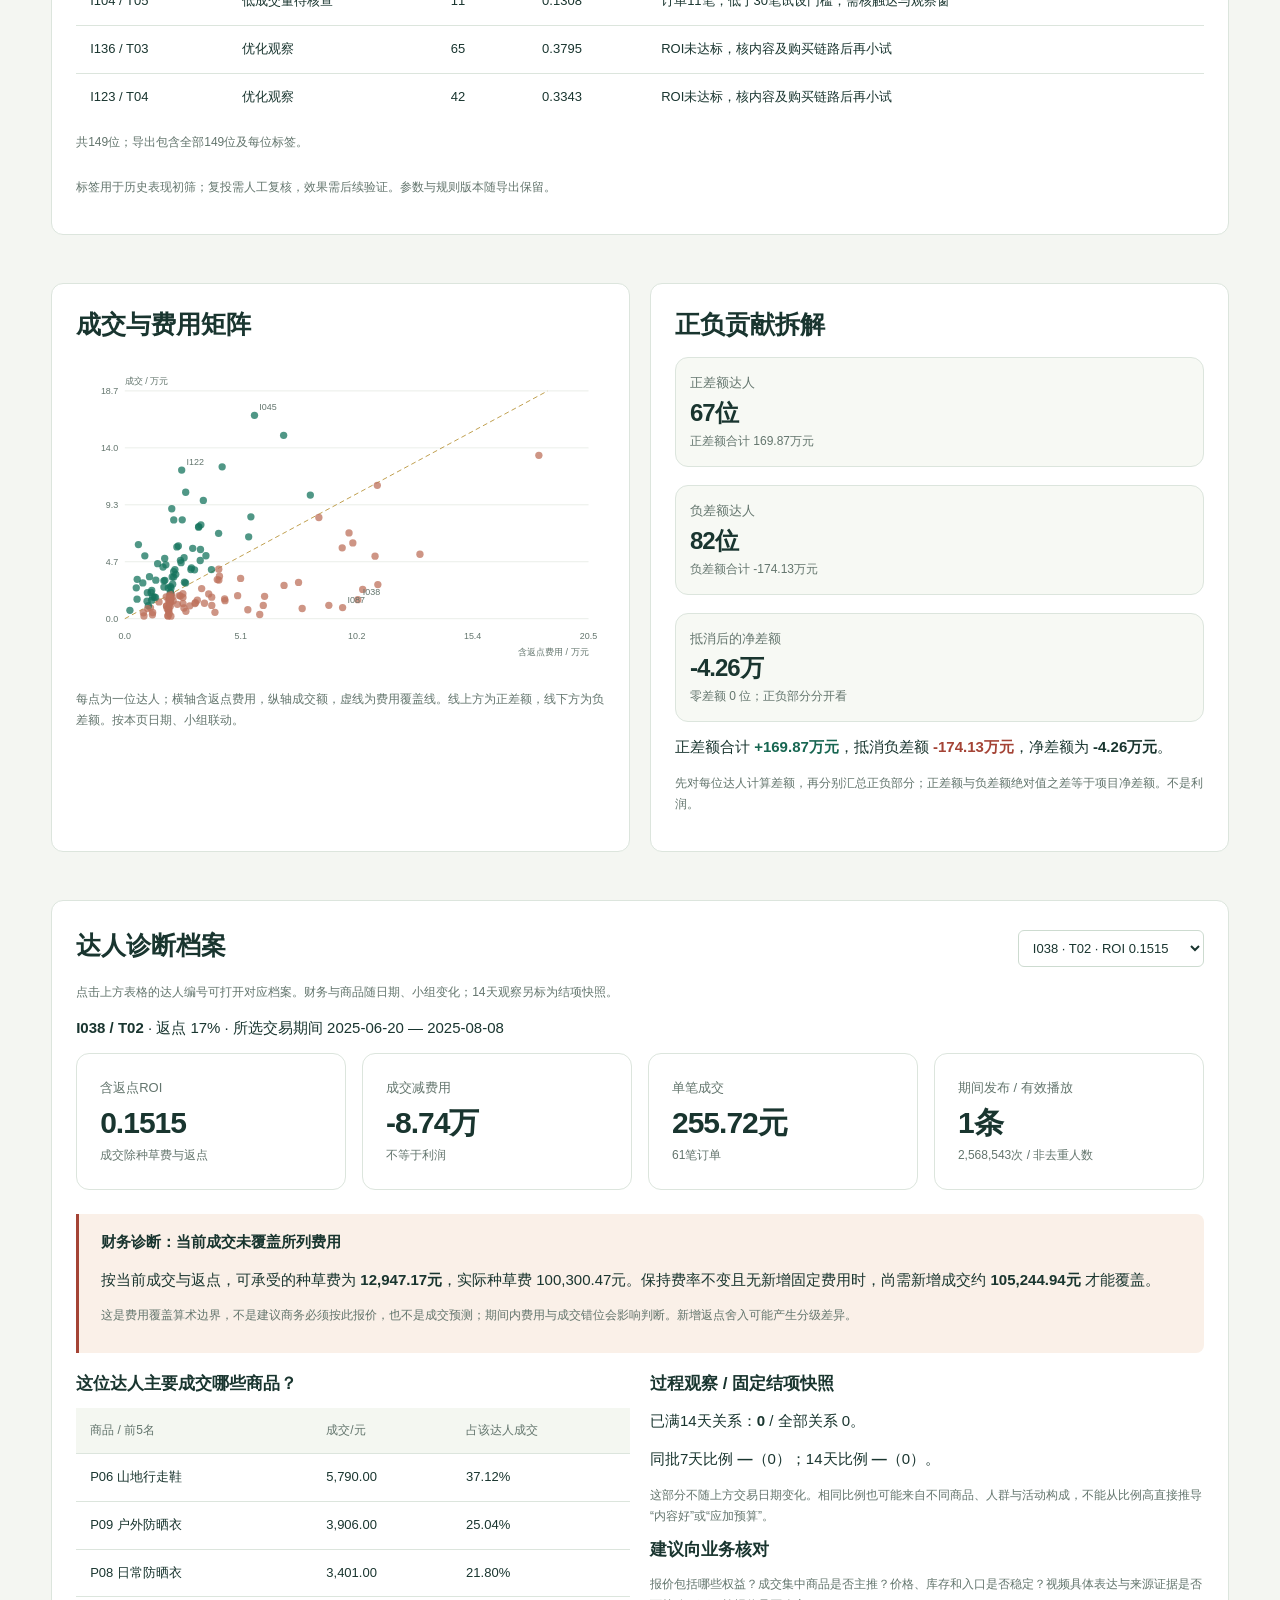
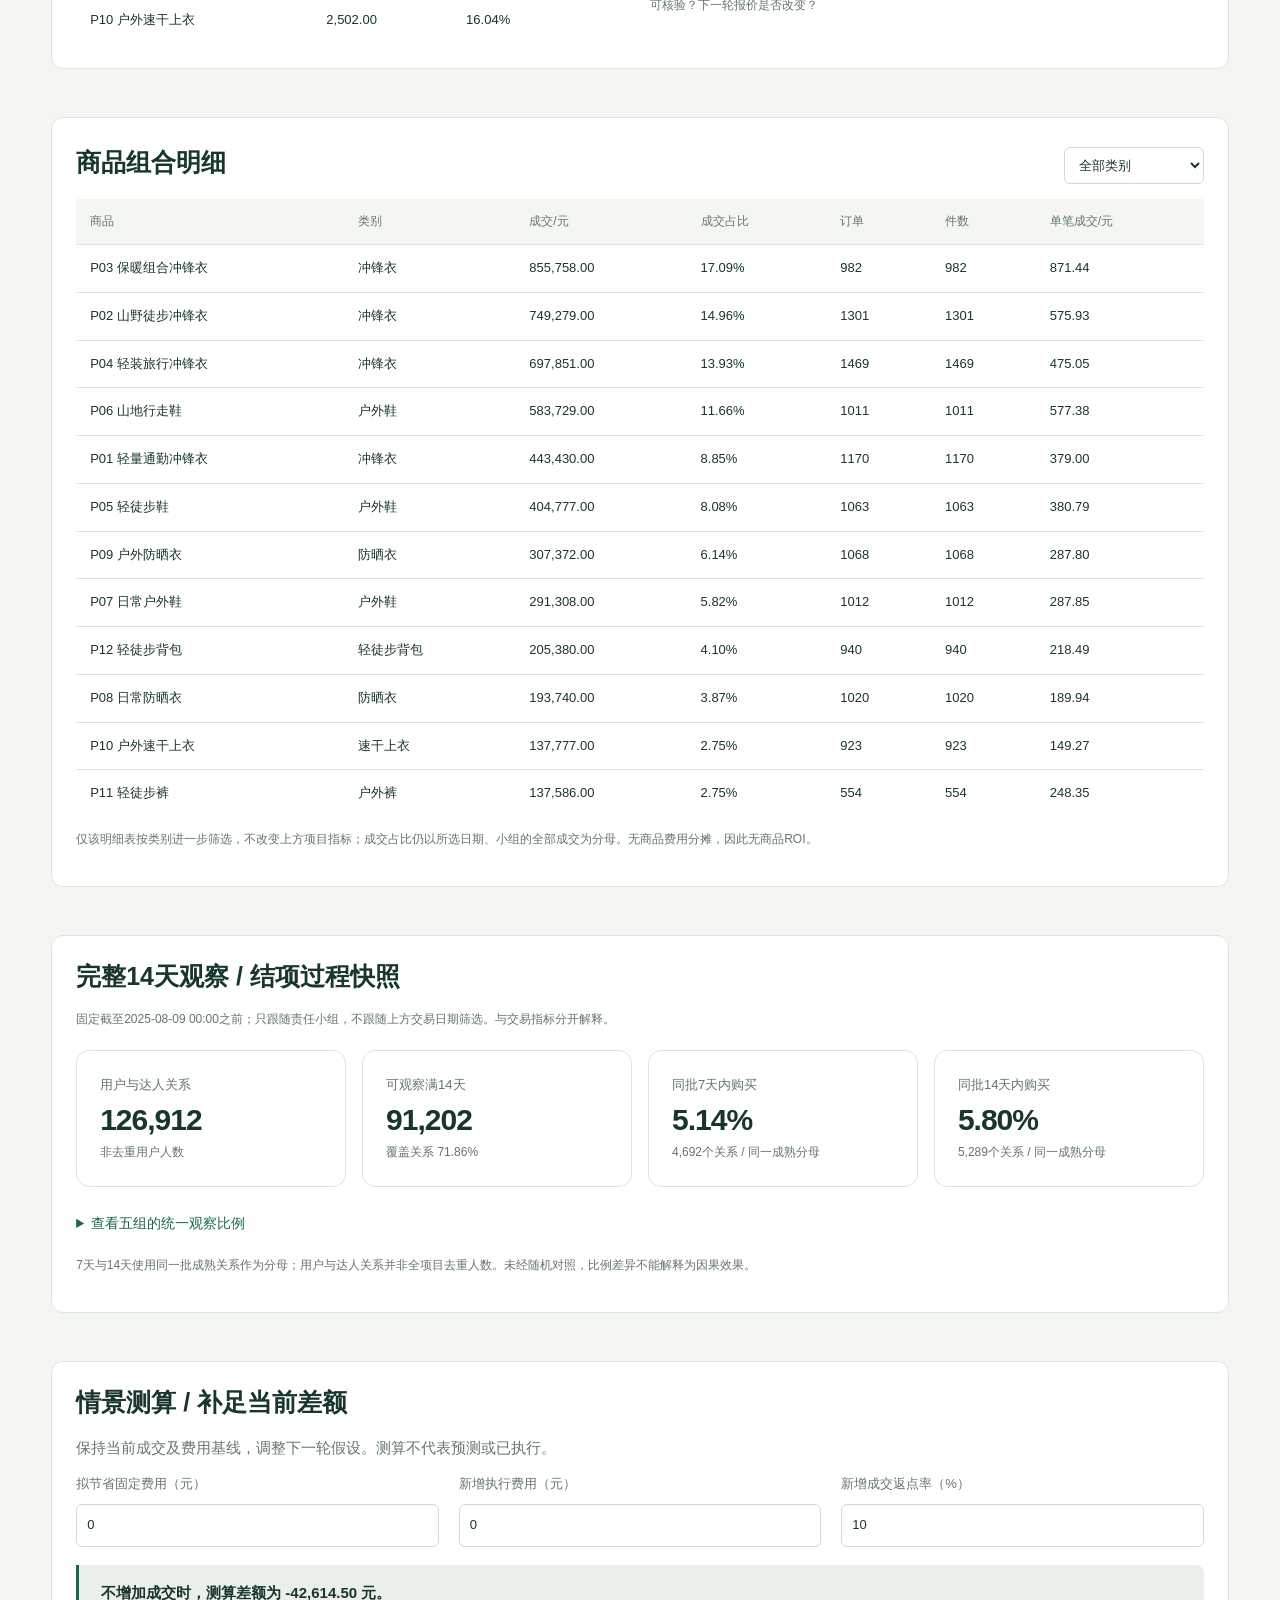
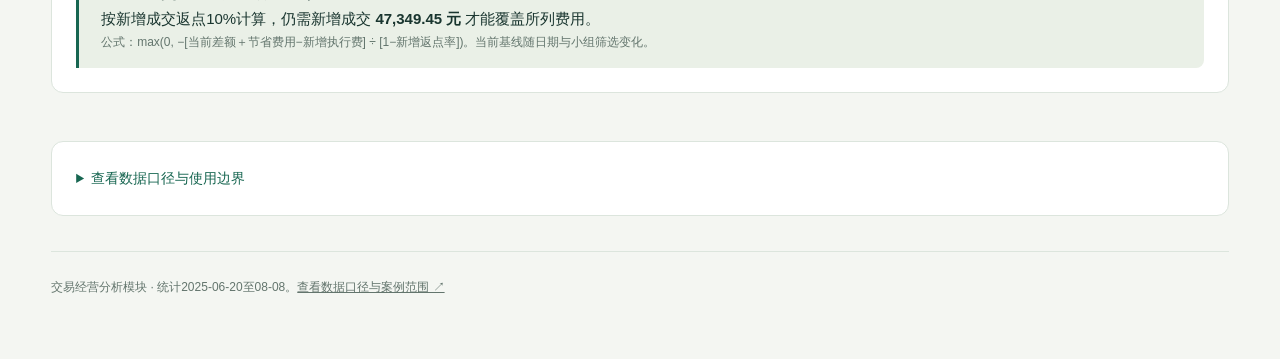
<file: seeding-finance.html>
<!doctype html><html lang="zh-CN"><head><meta charset="utf-8"><meta name="viewport" content="width=device-width,initial-scale=1"><title>经营监控看板 · 户外品牌种草项目</title><link rel="stylesheet" href="seeding-style.css"><link rel="stylesheet" href="style.css"></head><body><header class="unified-header"><a class="brand" href="index.html"><b>↗</b><span>电商数据分析作品集<small>ANALYTICS PORTFOLIO</small></span></a><nav aria-label="项目导航"><a class="" href="funnel.html">转化留存</a><a class="" href="members.html">会员复购</a><a class="" href="refunds.html">退款归因</a><a class="active" href="seeding.html">达人种草</a></nav></header><main><div class="case-toolbar"><nav aria-label="案例导航"><a href="seeding.html">案例报告</a><a href="seeding-dashboard.html">交互看板</a><a href="seeding.html#sources">指标口径</a><a href="seeding-finance.html">经营复盘</a></nav><div><a href="index.html">作品集首页</a><button onclick="window.print()">打印 / 保存 PDF</button></div></div><div class="data-origin" role="note">数据来源说明：本项目为模拟业务分析案例，用于展示业务分析、指标设计与看板交付。样本结论不代表真实企业经营结果或已执行的改善收益。 <a href="seeding.html#sources">查看数据口径 ↗</a></div><div class="actions" style="margin-bottom:25px"><a class="btn" href="seeding-finance.html">交易经营</a><a class="btn secondary" href="seeding-dashboard.html">达人与内容</a></div><div class="section-title"><div><div class="eyebrow">MONITOR 02 / EXPLORABLE DATA</div><h1 style="font-size:36px;margin-bottom:4px">种草经营分析看板</h1><p class="muted">先看费用覆盖，再定位小组与达人表现。</p></div><span class="badge">交易经营 · 结项快照</span></div><div class="filterbar"><label>开始日期<input id="start" type="date" min="2025-06-20" max="2025-08-08" value="2025-06-20"></label><label>结束日期<input id="end" type="date" min="2025-06-20" max="2025-08-08" value="2025-08-08"></label><label>责任小组<select id="group"><option value="all">全部小组</option><option>T01</option><option>T02</option><option>T03</option><option>T04</option><option>T05</option></select></label><button id="reset">重置筛选</button><button id="export" class="push">导出当前汇总 ↓</button></div><p id="status" class="note" aria-live="polite"></p><div class="toc" style="margin-bottom:20px"><a href="#rules">筛选规则</a><a href="#diagnosis">费用矩阵</a><a href="#drill">达人档案</a><a href="#productDetail">商品明细</a><a href="#cohort">观察窗口</a></div><div class="cards" id="kpis"></div><div class="two"><section class="panel"><div class="section-title"><h2 id="trendTitle">成交、费用与ROI趋势</h2><select id="mode" aria-label="趋势统计方式"><option value="cum">所选期间内累计</option><option value="daily">每日发生</option></select></div><div class="legend" id="legend"></div><div id="trend"></div><p class="note">左轴：金额（万元）；右轴：ROI（倍）。累计从所选开始日重新计算；返点按达人累计成交重新舍入。点击指标卡可切换趋势。</p></section><section class="panel"><h2>预算与覆盖进度</h2><div id="budget"></div><div class="callout warning" id="alert"></div><p class="note">400万元仅为全项目种草费预算，无分组预算。局部期间不展示预算消耗率；费用缺失与合同审批另行核实。</p></section></div><section class="section panel"><h2>传播到成交：规模链路</h2><div class="chain" id="chain"></div><p class="note">播放为次数，买家为所选期间全局去重用户，订单为交易笔数。三者分母和主体不同，未提供曝光用户与成交用户的统一映射，不能据此构造人群转化漏斗或计算曝光转化率。</p></section><div class="two section"><section class="panel"><h2>五组费用覆盖对比</h2><div id="groups"></div><p class="note">ROI = 成交 ÷（种草费＋返点）；目标线为1。</p></section><section class="panel"><h2>商品成交排行</h2><div id="products"></div><p class="note">随日期和小组联动，展示前6个商品。费用无商品归属规则，因此不计算商品ROI。</p></section></div><section class="section panel"><div class="section-title"><h2>达人表现与下钻</h2><div class="actions"><input id="search" placeholder="搜索达人编号，如 I035" aria-label="搜索达人编号"><select id="sort" aria-label="达人排序"><option value="gap">按差额降序</option><option value="roi">按ROI降序</option><option value="gmv">按成交降序</option><option value="seed">按种草费降序</option><option value="worst">按差额升序</option></select></div></div><div id="talentTable" class="table-wrap"></div><div class="actions" style="margin-top:16px"><button id="prev">上一页</button><span id="pageInfo" class="note"></span><button id="next">下一页</button></div><p class="note">无费用时ROI记为“—”，不按无限大排序。零订单达人仍保留费用；每页15位，导出含筛选期间的全部匹配达人。</p></section><section class="section" id="diagnosis"><div class="two"><div class="panel"><h2>成交与费用矩阵</h2><div id="matrix"></div><p class="note">每点为一位达人；横轴含返点费用，纵轴成交额，虚线为费用覆盖线。线上方为正差额，线下方为负差额。按本页日期、小组联动。</p></div><div class="panel"><h2>正负贡献拆解</h2><div id="contributions"></div><p class="note">先对每位达人计算差额，再分别汇总正负部分；正差额与负差额绝对值之差等于项目净差额。不是利润。</p></div></div></section><section id="drill" class="section panel"><div class="section-title"><h2>达人诊断档案</h2><select id="detailTalent" aria-label="选择诊断达人"></select></div><p class="note">点击上方表格的达人编号可打开对应档案。财务与商品随日期、小组变化；14天观察另标为结项快照。</p><div id="talentDetail"></div></section><section class="section panel"><div class="section-title"><h2>商品组合明细</h2><select id="category" aria-label="商品明细类别"><option value="all">全部类别</option></select></div><div id="productDetail" class="table-wrap"></div><p class="note">仅该明细表按类别进一步筛选，不改变上方项目指标；成交占比仍以所选日期、小组的全部成交为分母。无商品费用分摊，因此无商品ROI。</p></section><section class="section panel" id="cohort"><h2>完整14天观察 / 结项过程快照</h2><p class="note">固定截至2025-08-09 00:00之前；只跟随责任小组，不跟随上方交易日期筛选。与交易指标分开解释。</p><div id="cohortSummary"></div><details><summary>查看五组的统一观察比例</summary><div id="cohortTable" class="table-wrap"></div></details><p class="note">7天与14天使用同一批成熟关系作为分母；用户与达人关系并非全项目去重人数。未经随机对照，比例差异不能解释为因果效果。</p></section><section class="section panel"><h2>情景测算 / 补足当前差额</h2><p class="muted">保持当前成交及费用基线，调整下一轮假设。测算不代表预测或已执行。</p><div class="scenario"><label>拟节省固定费用（元）<input id="saving" type="number" value="0" min="0" step="1000"></label><label>新增执行费用（元）<input id="extra" type="number" value="0" min="0" step="1000"></label><label>新增成交返点率（%）<input id="rate" type="number" value="10" min="0" max="99" step="1"></label></div><div id="scenarioResult" class="callout" style="margin-top:18px" aria-live="polite"></div></section><details class="panel"><summary>查看数据口径与使用边界</summary><p>日期筛选含起止两天。订单按成交日、费用按费用计入日、播放按发生日独立筛选，再归入唯一达人与小组。ROI先汇总达人期间成交并计算返点，再汇总到组与项目；不平均达人ROI。金额明细以分存储，按适用费率舍入至分。</p><p>“成交减费用”不是利润。未提供退款、完整商品成本、合同审批或付款证据。所选期间ROI受发布与成交时间错位影响，尤其晚期没有新费用时，不能直接比较为同等条件效率改善。视频数量按该期间发布条数，成交达人不等于该期间新发布达人。</p></details><footer>交易经营分析模块 · 统计2025-06-20至08-08。<a href="seeding.html#sources">查看数据口径与案例范围 ↗</a></footer></main><script src="seeding-data.js"></script><script src="seeding-app.js"></script><script src="seeding-detail.js"></script><script src="seeding-rules.js"></script></body></html>
</file>
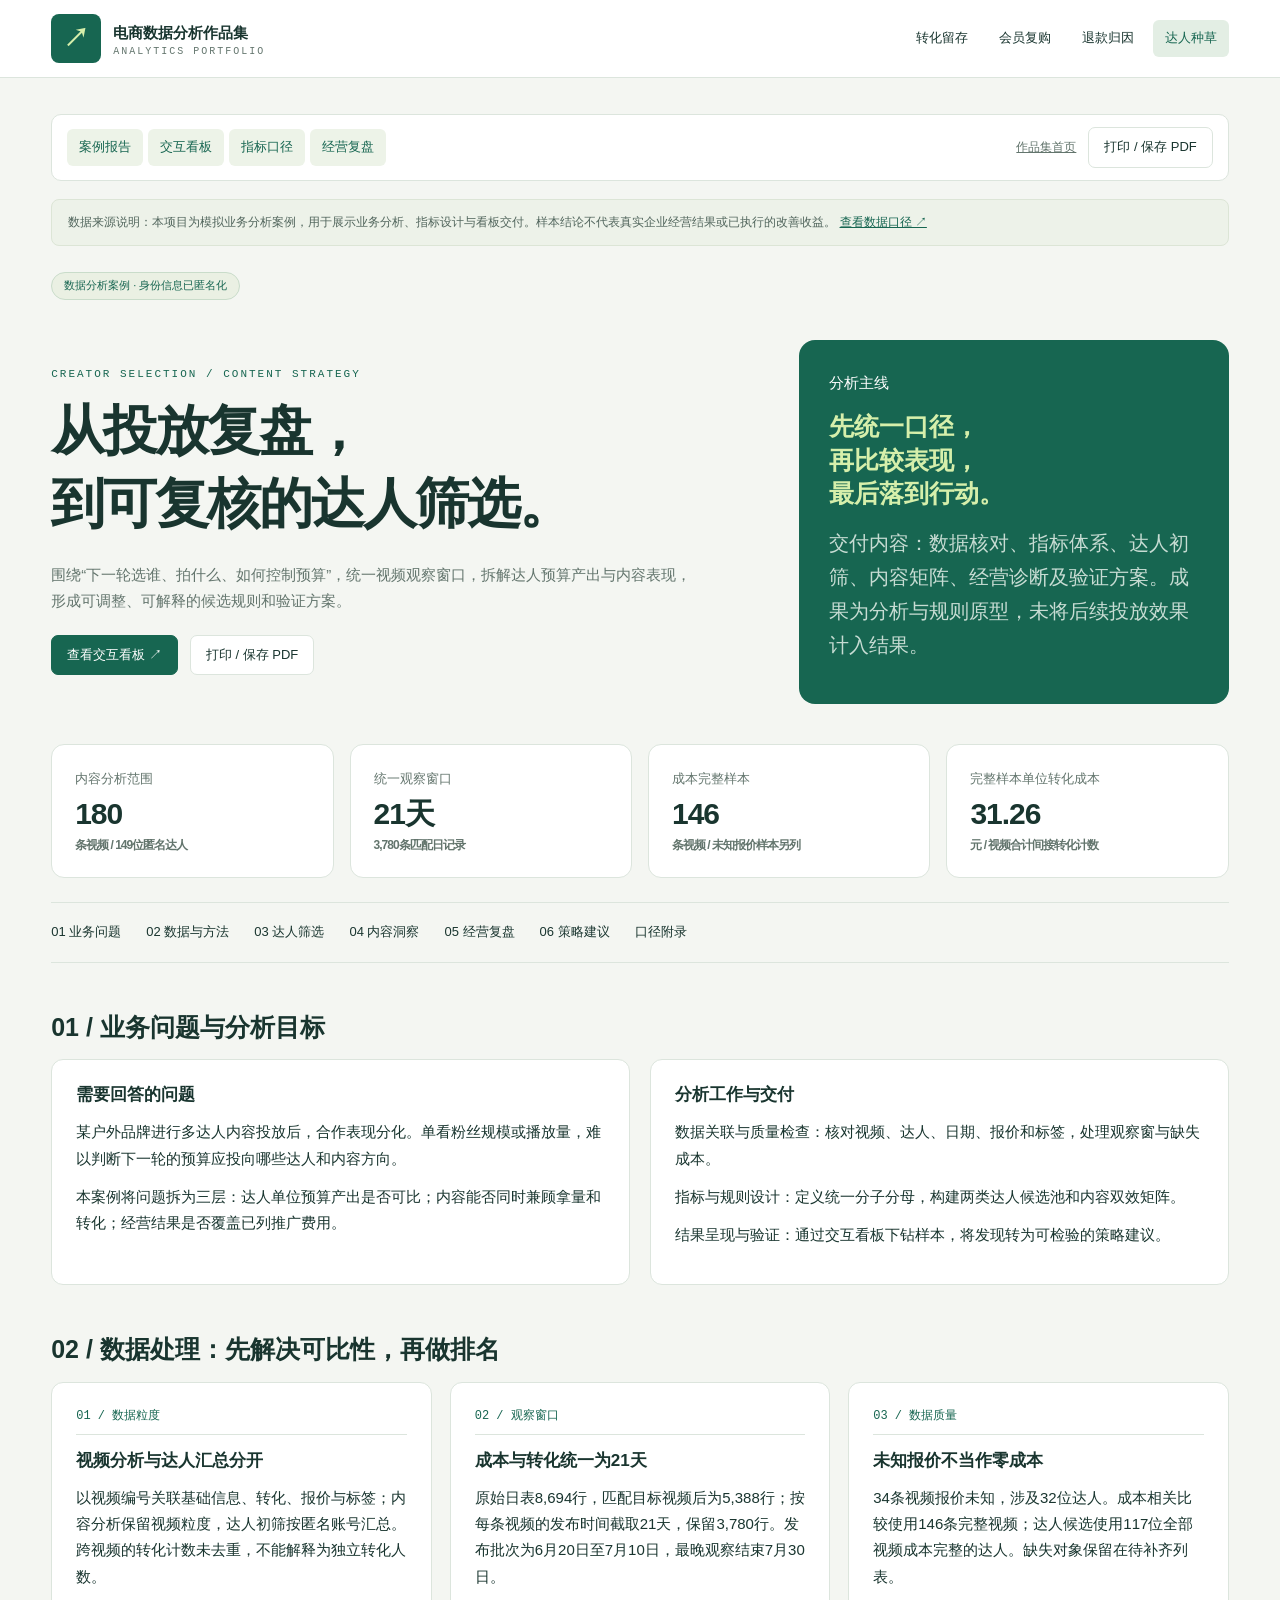
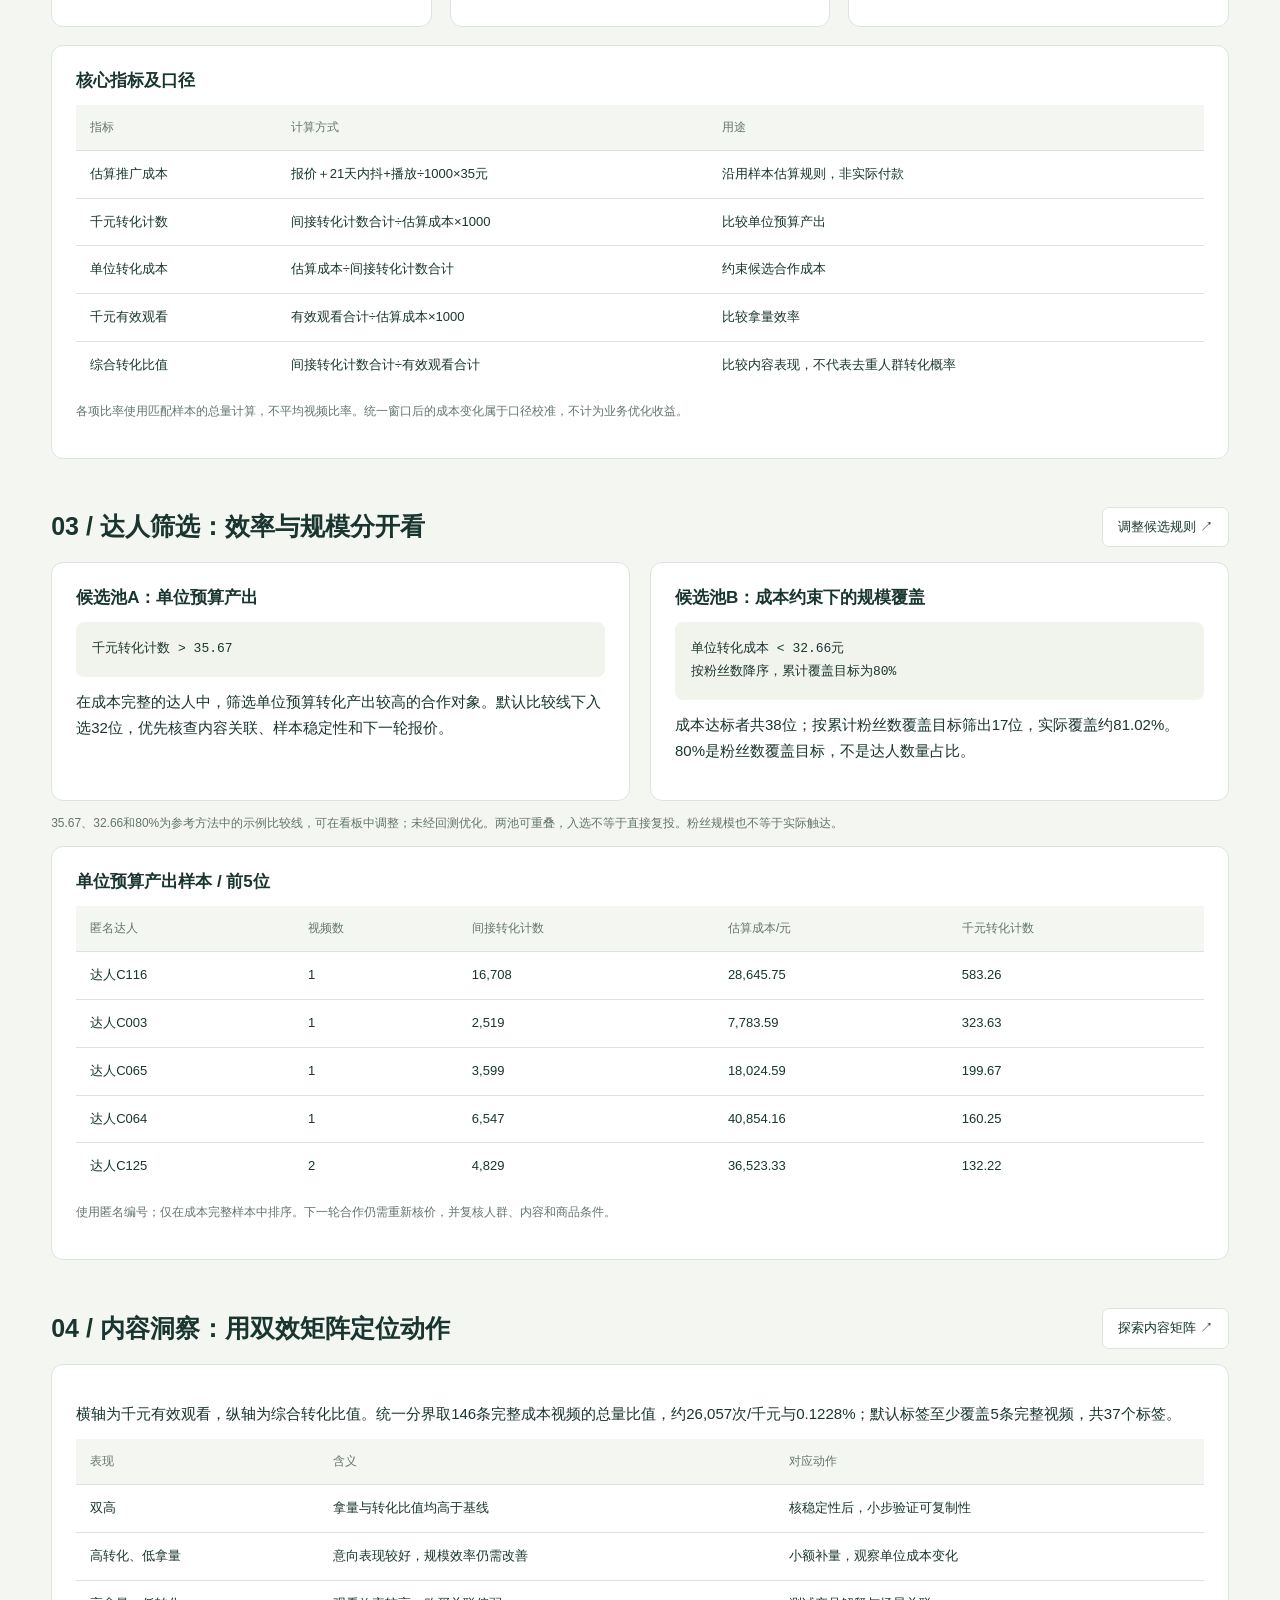
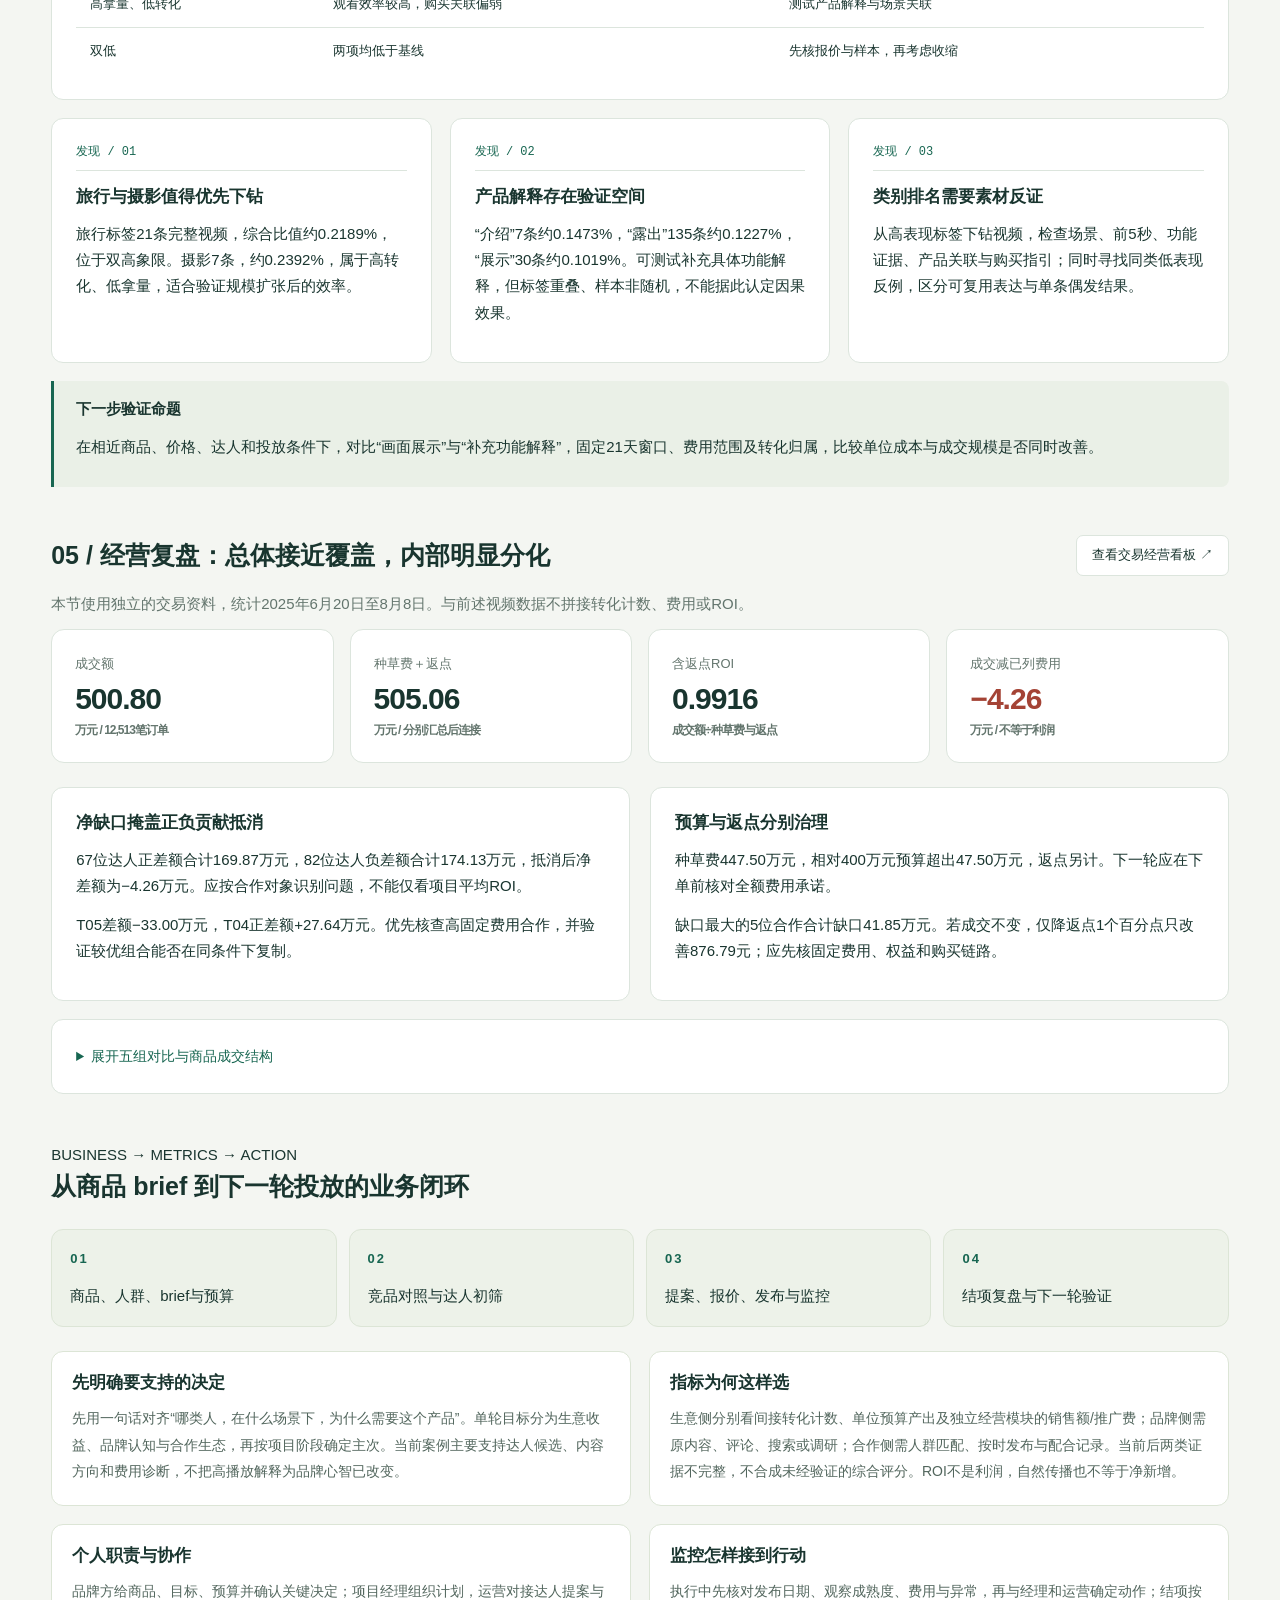
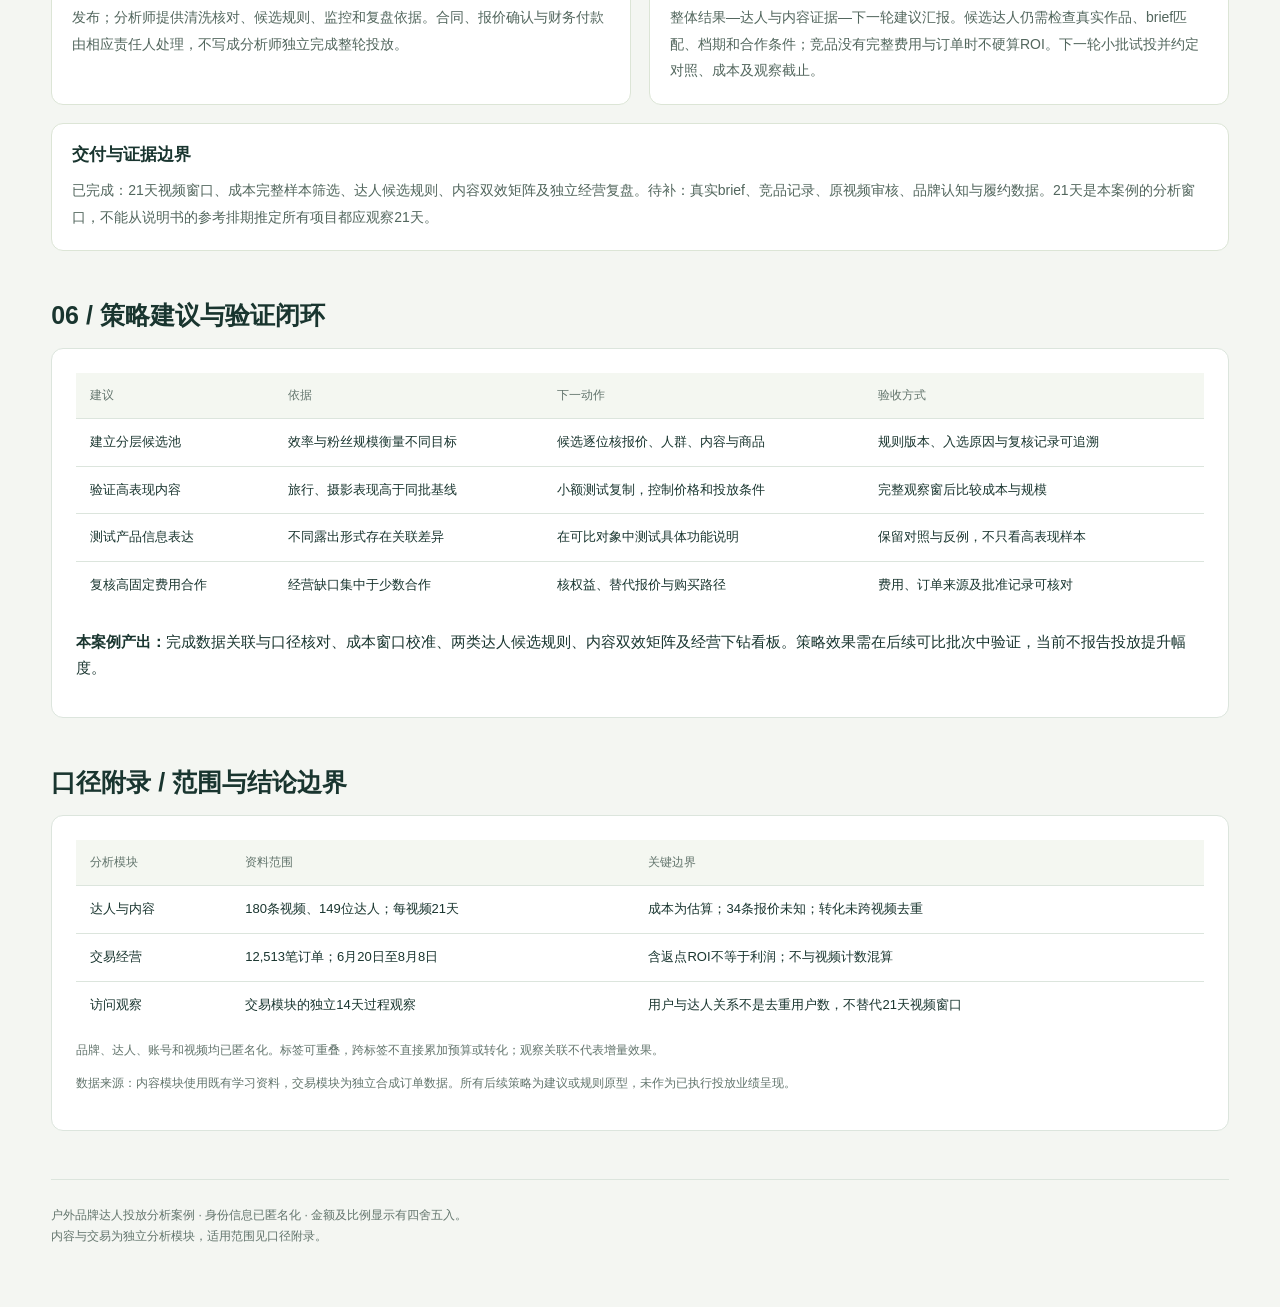
<file: seeding.html>
<!doctype html><html lang="zh-CN"><head><meta charset="utf-8"><meta name="viewport" content="width=device-width,initial-scale=1"><title>户外品牌达人投放分析案例</title><link rel="stylesheet" href="seeding-style.css"><link rel="stylesheet" href="style.css"></head><body><header class="unified-header"><a class="brand" href="index.html"><b>↗</b><span>电商数据分析作品集<small>ANALYTICS PORTFOLIO</small></span></a><nav aria-label="项目导航"><a class="" href="funnel.html">转化留存</a><a class="" href="members.html">会员复购</a><a class="" href="refunds.html">退款归因</a><a class="active" href="seeding.html">达人种草</a></nav></header><main><div class="case-toolbar"><nav aria-label="案例导航"><a href="seeding.html">案例报告</a><a href="seeding-dashboard.html">交互看板</a><a href="seeding.html#sources">指标口径</a><a href="seeding-finance.html">经营复盘</a></nav><div><a href="index.html">作品集首页</a><button onclick="window.print()">打印 / 保存 PDF</button></div></div><div class="data-origin" role="note">数据来源说明：本项目为模拟业务分析案例，用于展示业务分析、指标设计与看板交付。样本结论不代表真实企业经营结果或已执行的改善收益。 <a href="seeding.html#sources">查看数据口径 ↗</a></div><span class="badge">数据分析案例 · 身份信息已匿名化</span><section class="hero"><div><div class="eyebrow">CREATOR SELECTION / CONTENT STRATEGY</div><h1>从投放复盘，<br>到可复核的达人筛选。</h1><p>围绕“下一轮选谁、拍什么、如何控制预算”，统一视频观察窗口，拆解达人预算产出与内容表现，形成可调整、可解释的候选规则和验证方案。</p><div class="actions"><a class="btn" href="seeding-dashboard.html">查看交互看板 ↗</a><button onclick="print()">打印 / 保存 PDF</button></div></div><aside class="hero-aside"><div>分析主线</div><h2 style="color:var(--lime);margin-top:14px">先统一口径，<br>再比较表现，<br>最后落到行动。</h2><p class="note">交付内容：数据核对、指标体系、达人初筛、内容矩阵、经营诊断及验证方案。成果为分析与规则原型，未将后续投放效果计入结果。</p></aside></section><div class="cards"><div class="card"><label>内容分析范围</label><div class="value">180<small>条视频 / 149位匿名达人</small></div></div><div class="card"><label>统一观察窗口</label><div class="value">21天<small>3,780条匹配日记录</small></div></div><div class="card"><label>成本完整样本</label><div class="value">146<small>条视频 / 未知报价样本另列</small></div></div><div class="card"><label>完整样本单位转化成本</label><div class="value">31.26<small>元 / 视频合计间接转化计数</small></div></div></div><div class="toc"><a href="#context">01 业务问题</a><a href="#method">02 数据与方法</a><a href="#creatorRef">03 达人筛选</a><a href="#contentRef">04 内容洞察</a><a href="#finance">05 经营复盘</a><a href="#actions">06 策略建议</a><a href="#sources">口径附录</a></div>
<section id="context" class="section"><h2>01 / 业务问题与分析目标</h2><div class="two"><div class="panel"><h3>需要回答的问题</h3><p>某户外品牌进行多达人内容投放后，合作表现分化。单看粉丝规模或播放量，难以判断下一轮的预算应投向哪些达人和内容方向。</p><p>本案例将问题拆为三层：达人单位预算产出是否可比；内容能否同时兼顾拿量和转化；经营结果是否覆盖已列推广费用。</p></div><div class="panel"><h3>分析工作与交付</h3><p>数据关联与质量检查：核对视频、达人、日期、报价和标签，处理观察窗与缺失成本。</p><p>指标与规则设计：定义统一分子分母，构建两类达人候选池和内容双效矩阵。</p><p>结果呈现与验证：通过交互看板下钻样本，将发现转为可检验的策略建议。</p></div></div></section>
<section id="method" class="section"><h2>02 / 数据处理：先解决可比性，再做排名</h2><div class="three"><div class="panel"><div class="num">01 / 数据粒度</div><h3>视频分析与达人汇总分开</h3><p>以视频编号关联基础信息、转化、报价与标签；内容分析保留视频粒度，达人初筛按匿名账号汇总。跨视频的转化计数未去重，不能解释为独立转化人数。</p></div><div class="panel"><div class="num">02 / 观察窗口</div><h3>成本与转化统一为21天</h3><p>原始日表8,694行，匹配目标视频后为5,388行；按每条视频的发布时间截取21天，保留3,780行。发布批次为6月20日至7月10日，最晚观察结束7月30日。</p></div><div class="panel"><div class="num">03 / 数据质量</div><h3>未知报价不当作零成本</h3><p>34条视频报价未知，涉及32位达人。成本相关比较使用146条完整视频；达人候选使用117位全部视频成本完整的达人。缺失对象保留在待补齐列表。</p></div></div><div class="panel" style="margin-top:18px"><h3>核心指标及口径</h3><div class="table-wrap"><table><thead><tr><th>指标</th><th style="text-align:left">计算方式</th><th style="text-align:left">用途</th></tr></thead><tbody><tr><td>估算推广成本</td><td style="text-align:left">报价＋21天内抖+播放÷1000×35元</td><td style="text-align:left">沿用样本估算规则，非实际付款</td></tr><tr><td>千元转化计数</td><td style="text-align:left">间接转化计数合计÷估算成本×1000</td><td style="text-align:left">比较单位预算产出</td></tr><tr><td>单位转化成本</td><td style="text-align:left">估算成本÷间接转化计数合计</td><td style="text-align:left">约束候选合作成本</td></tr><tr><td>千元有效观看</td><td style="text-align:left">有效观看合计÷估算成本×1000</td><td style="text-align:left">比较拿量效率</td></tr><tr><td>综合转化比值</td><td style="text-align:left">间接转化计数合计÷有效观看合计</td><td style="text-align:left">比较内容表现，不代表去重人群转化概率</td></tr></tbody></table></div><p class="note">各项比率使用匹配样本的总量计算，不平均视频比率。统一窗口后的成本变化属于口径校准，不计为业务优化收益。</p></div></section>
<section id="creatorRef" class="section"><div class="section-title"><h2>03 / 达人筛选：效率与规模分开看</h2><a class="btn secondary" href="seeding-dashboard.html#creatorScreen">调整候选规则 ↗</a></div><div class="two"><div class="panel"><h3>候选池A：单位预算产出</h3><div class="formula">千元转化计数 &gt; 35.67</div><p>在成本完整的达人中，筛选单位预算转化产出较高的合作对象。默认比较线下入选32位，优先核查内容关联、样本稳定性和下一轮报价。</p></div><div class="panel"><h3>候选池B：成本约束下的规模覆盖</h3><div class="formula">单位转化成本 &lt; 32.66元<br>按粉丝数降序，累计覆盖目标为80%</div><p>成本达标者共38位；按累计粉丝数覆盖目标筛出17位，实际覆盖约81.02%。80%是粉丝数覆盖目标，不是达人数量占比。</p></div></div><p class="note">35.67、32.66和80%为参考方法中的示例比较线，可在看板中调整；未经回测优化。两池可重叠，入选不等于直接复投。粉丝规模也不等于实际触达。</p><div class="panel"><h3>单位预算产出样本 / 前5位</h3><div id="caseCreatorTable" class="table-wrap"></div><p class="note">使用匿名编号；仅在成本完整样本中排序。下一轮合作仍需重新核价，并复核人群、内容和商品条件。</p></div></section>
<section id="contentRef" class="section"><div class="section-title"><h2>04 / 内容洞察：用双效矩阵定位动作</h2><a class="btn secondary" href="seeding-dashboard.html#tagMatrix">探索内容矩阵 ↗</a></div><div class="panel"><p>横轴为千元有效观看，纵轴为综合转化比值。统一分界取146条完整成本视频的总量比值，约26,057次/千元与0.1228%；默认标签至少覆盖5条完整视频，共37个标签。</p><div class="table-wrap"><table><thead><tr><th>表现</th><th style="text-align:left">含义</th><th style="text-align:left">对应动作</th></tr></thead><tbody><tr><td>双高</td><td style="text-align:left">拿量与转化比值均高于基线</td><td style="text-align:left">核稳定性后，小步验证可复制性</td></tr><tr><td>高转化、低拿量</td><td style="text-align:left">意向表现较好，规模效率仍需改善</td><td style="text-align:left">小额补量，观察单位成本变化</td></tr><tr><td>高拿量、低转化</td><td style="text-align:left">观看效率较高，购买关联偏弱</td><td style="text-align:left">测试产品解释与场景关联</td></tr><tr><td>双低</td><td style="text-align:left">两项均低于基线</td><td style="text-align:left">先核报价与样本，再考虑收缩</td></tr></tbody></table></div></div><div class="three" style="margin-top:18px"><div class="panel"><div class="num">发现 / 01</div><h3>旅行与摄影值得优先下钻</h3><p>旅行标签21条完整视频，综合比值约0.2189%，位于双高象限。摄影7条，约0.2392%，属于高转化、低拿量，适合验证规模扩张后的效率。</p></div><div class="panel"><div class="num">发现 / 02</div><h3>产品解释存在验证空间</h3><p>“介绍”7条约0.1473%，“露出”135条约0.1227%，“展示”30条约0.1019%。可测试补充具体功能解释，但标签重叠、样本非随机，不能据此认定因果效果。</p></div><div class="panel"><div class="num">发现 / 03</div><h3>类别排名需要素材反证</h3><p>从高表现标签下钻视频，检查场景、前5秒、功能证据、产品关联与购买指引；同时寻找同类低表现反例，区分可复用表达与单条偶发结果。</p></div></div><div class="callout" style="margin-top:18px"><strong>下一步验证命题</strong><p>在相近商品、价格、达人和投放条件下，对比“画面展示”与“补充功能解释”，固定21天窗口、费用范围及转化归属，比较单位成本与成交规模是否同时改善。</p></div></section>
<section id="finance" class="section"><div class="section-title"><h2>05 / 经营复盘：总体接近覆盖，内部明显分化</h2><a class="btn secondary" href="seeding-finance.html">查看交易经营看板 ↗</a></div><p class="muted">本节使用独立的交易资料，统计2025年6月20日至8月8日。与前述视频数据不拼接转化计数、费用或ROI。</p><div class="cards"><div class="card"><label>成交额</label><div class="value">500.80<small>万元 / 12,513笔订单</small></div></div><div class="card"><label>种草费＋返点</label><div class="value">505.06<small>万元 / 分别汇总后连接</small></div></div><div class="card"><label>含返点ROI</label><div class="value">0.9916<small>成交额÷种草费与返点</small></div></div><div class="card"><label>成交减已列费用</label><div class="value red">−4.26<small>万元 / 不等于利润</small></div></div></div><div class="two"><div class="panel"><h3>净缺口掩盖正负贡献抵消</h3><p>67位达人正差额合计169.87万元，82位达人负差额合计174.13万元，抵消后净差额为−4.26万元。应按合作对象识别问题，不能仅看项目平均ROI。</p><p>T05差额−33.00万元，T04正差额+27.64万元。优先核查高固定费用合作，并验证较优组合能否在同条件下复制。</p></div><div class="panel"><h3>预算与返点分别治理</h3><p>种草费447.50万元，相对400万元预算超出47.50万元，返点另计。下一轮应在下单前核对全额费用承诺。</p><p>缺口最大的5位合作合计缺口41.85万元。若成交不变，仅降返点1个百分点只改善876.79元；应先核固定费用、权益和购买链路。</p></div></div><details class="panel" style="margin-top:18px"><summary>展开五组对比与商品成交结构</summary><div id="groupReport"></div><h3 style="margin-top:20px">商品类别成交结构</h3><div id="categoryReport"></div><p class="note">商品没有费用分摊规则，不计算商品ROI。费用发生不等于实际付款；缺少退款与完整商品成本，不能由成交覆盖推导利润。</p></details></section>
<section id="business-loop" class="section business-loop"><div class="section-label">BUSINESS → METRICS → ACTION</div><h2>从商品 brief 到下一轮投放的业务闭环</h2><ol class="decision-flow"><li><b>01</b><span>商品、人群、brief与预算</span></li><li><b>02</b><span>竞品对照与达人初筛</span></li><li><b>03</b><span>提案、报价、发布与监控</span></li><li><b>04</b><span>结项复盘与下一轮验证</span></li></ol><div class="decision-grid"><article><h3>先明确要支持的决定</h3><p>先用一句话对齐“哪类人，在什么场景下，为什么需要这个产品”。单轮目标分为生意收益、品牌认知与合作生态，再按项目阶段确定主次。当前案例主要支持达人候选、内容方向和费用诊断，不把高播放解释为品牌心智已改变。</p></article><article><h3>指标为何这样选</h3><p>生意侧分别看间接转化计数、单位预算产出及独立经营模块的销售额/推广费；品牌侧需原内容、评论、搜索或调研；合作侧需人群匹配、按时发布与配合记录。当前后两类证据不完整，不合成未经验证的综合评分。ROI不是利润，自然传播也不等于净新增。</p></article><article><h3>个人职责与协作</h3><p>品牌方给商品、目标、预算并确认关键决定；项目经理组织计划，运营对接达人提案与发布；分析师提供清洗核对、候选规则、监控和复盘依据。合同、报价确认与财务付款由相应责任人处理，不写成分析师独立完成整轮投放。</p></article><article><h3>监控怎样接到行动</h3><p>执行中先核对发布日期、观察成熟度、费用与异常，再与经理和运营确定动作；结项按整体结果—达人与内容证据—下一轮建议汇报。候选达人仍需检查真实作品、brief匹配、档期和合作条件；竞品没有完整费用与订单时不硬算ROI。下一轮小批试投并约定对照、成本及观察截止。</p></article><article><h3>交付与证据边界</h3><p>已完成：21天视频窗口、成本完整样本筛选、达人候选规则、内容双效矩阵及独立经营复盘。待补：真实brief、竞品记录、原视频审核、品牌认知与履约数据。21天是本案例的分析窗口，不能从说明书的参考排期推定所有项目都应观察21天。</p></article></div></section><section id="actions" class="section"><h2>06 / 策略建议与验证闭环</h2><div class="panel"><div class="table-wrap"><table><thead><tr><th>建议</th><th style="text-align:left">依据</th><th style="text-align:left">下一动作</th><th style="text-align:left">验收方式</th></tr></thead><tbody><tr><td>建立分层候选池</td><td style="text-align:left">效率与粉丝规模衡量不同目标</td><td style="text-align:left">候选逐位核报价、人群、内容与商品</td><td style="text-align:left">规则版本、入选原因与复核记录可追溯</td></tr><tr><td>验证高表现内容</td><td style="text-align:left">旅行、摄影表现高于同批基线</td><td style="text-align:left">小额测试复制，控制价格和投放条件</td><td style="text-align:left">完整观察窗后比较成本与规模</td></tr><tr><td>测试产品信息表达</td><td style="text-align:left">不同露出形式存在关联差异</td><td style="text-align:left">在可比对象中测试具体功能说明</td><td style="text-align:left">保留对照与反例，不只看高表现样本</td></tr><tr><td>复核高固定费用合作</td><td style="text-align:left">经营缺口集中于少数合作</td><td style="text-align:left">核权益、替代报价与购买路径</td><td style="text-align:left">费用、订单来源及批准记录可核对</td></tr></tbody></table></div><p style="margin-top:20px"><strong>本案例产出：</strong>完成数据关联与口径核对、成本窗口校准、两类达人候选规则、内容双效矩阵及经营下钻看板。策略效果需在后续可比批次中验证，当前不报告投放提升幅度。</p></div></section>
<section id="sources" class="section"><h2>口径附录 / 范围与结论边界</h2><div class="panel"><div class="table-wrap"><table><thead><tr><th>分析模块</th><th style="text-align:left">资料范围</th><th style="text-align:left">关键边界</th></tr></thead><tbody><tr><td>达人与内容</td><td style="text-align:left">180条视频、149位达人；每视频21天</td><td style="text-align:left">成本为估算；34条报价未知；转化未跨视频去重</td></tr><tr><td>交易经营</td><td style="text-align:left">12,513笔订单；6月20日至8月8日</td><td style="text-align:left">含返点ROI不等于利润；不与视频计数混算</td></tr><tr><td>访问观察</td><td style="text-align:left">交易模块的独立14天过程观察</td><td style="text-align:left">用户与达人关系不是去重用户数，不替代21天视频窗口</td></tr></tbody></table></div><p class="note">品牌、达人、账号和视频均已匿名化。标签可重叠，跨标签不直接累加预算或转化；观察关联不代表增量效果。</p><p class="note">数据来源：内容模块使用既有学习资料，交易模块为独立合成订单数据。所有后续策略为建议或规则原型，未作为已执行投放业绩呈现。</p></div></section><footer>户外品牌达人投放分析案例 · 身份信息已匿名化 · 金额及比例显示有四舍五入。<br>内容与交易为独立分析模块，适用范围见口径附录。</footer></main><script src="seeding-data.js"></script><script src="seeding-app.js"></script><script src="seeding-strategy-data.js"></script><script src="seeding-case.js"></script></body></html>
</file>
<file: style.css>
:root{--bg:#f4f6f2;--ink:#19352f;--muted:#63756d;--green:#176651;--lime:#d6efab;--line:#dce5dd;--red:#a44335}*{box-sizing:border-box}html{scroll-behavior:smooth}body{margin:0;background:var(--bg);color:var(--ink);font:15px/1.75 'Microsoft YaHei','PingFang SC',sans-serif}a{color:inherit}header{position:sticky;top:0;z-index:10;background:#ffffffef;border-bottom:1px solid var(--line);padding:16px 4vw;display:flex;justify-content:space-between;align-items:center;backdrop-filter:blur(12px)}.brand{display:flex;align-items:center;gap:12px;text-decoration:none;font-weight:700}.brand>b{background:var(--green);color:var(--lime);padding:2px 12px;border-radius:8px;font-size:26px}.brand small{display:block;font:10px monospace;letter-spacing:2px;color:var(--muted)}nav{display:flex;gap:7px}nav a{font-size:13px;text-decoration:none;padding:7px 12px;border-radius:6px}nav a.active,nav a:hover{background:#e3eee4;color:var(--green)}main{max-width:1360px;padding:36px 4vw 60px;margin:auto}h1,h2,h3{line-height:1.35}h1{font-size:clamp(32px,4.3vw,54px);letter-spacing:-2px;margin:14px 0 22px}h2{font-size:25px;margin:0 0 15px}h3{font-size:17px;margin:0 0 12px}p{margin:12px 0}small,.note{font-size:12px;color:var(--muted)}.back{display:block;font-size:12px;color:var(--muted);margin-bottom:20px;text-decoration:none}.badge{font-size:11px;display:inline-block;border:1px solid #c9dcca;border-radius:30px;padding:3px 12px;color:var(--green);background:#eaf0e3}.eyebrow{font:11px monospace;color:var(--green);letter-spacing:2px}.hero{display:grid;grid-template-columns:1.6fr 1fr;gap:60px;padding:40px 0;align-items:center}.hero p{color:var(--muted);max-width:650px}.hero aside{padding:30px;border-radius:16px;background:var(--green);color:#fff}.hero aside span{font-size:12px;letter-spacing:1px;color:var(--lime)}.hero aside p{font-size:20px;line-height:1.7;color:white}.hero aside small{color:#d0e0d8}.actions{display:flex;align-items:center;gap:12px;flex-wrap:wrap;margin-top:20px}.btn,button,.download{font:inherit;border:1px solid var(--line);border-radius:7px;padding:8px 15px;background:white;color:var(--ink);cursor:pointer;text-decoration:none;font-size:13px}.btn{background:var(--green);color:white;border-color:var(--green)}.download{background:#edf2e7}.download:hover,button:hover{border-color:var(--green)}a:focus-visible,button:focus-visible,input:focus-visible,select:focus-visible{outline:3px solid #8bc4a5;outline-offset:3px}.kpis{display:grid;grid-template-columns:repeat(4,1fr);gap:15px;margin:20px 0}.kpi,.panel{background:white;border:1px solid var(--line);border-radius:12px;padding:24px}.kpi span{font-size:13px;color:var(--muted)}.kpi strong{display:block;font-size:31px;line-height:1.8;font-weight:600;letter-spacing:-1px}.kpi small{display:block}.toc{display:flex;gap:25px;flex-wrap:wrap;padding:18px 0;border-block:1px solid var(--line);font-size:13px}.toc a{text-decoration:none}.section{margin:48px 0;scroll-margin-top:100px}.section-head{display:flex;gap:16px;align-items:baseline;border-bottom:1px solid var(--line);margin-bottom:20px}.section-head>span{font:10px monospace;letter-spacing:1px;color:var(--green)}.two{display:grid;grid-template-columns:1fr 1fr;gap:20px}.finding{border-left:3px solid var(--green);padding:16px 24px;margin:20px 0;background:#e9f0e4;border-radius:0 9px 9px 0}.finding b{font-size:14px}.finding p{margin:7px 0}.table-wrap{overflow:auto;max-width:100%}table{border-collapse:collapse;width:100%;font-size:13px}th,td{text-align:left;padding:12px 14px;border-bottom:1px solid var(--line);vertical-align:top}th{font-size:12px;color:var(--muted);background:#f4f7f1;font-weight:500}tr:last-child td{border-bottom:0}td:first-child{font-weight:500}tr:hover td{background:#f5f8f2}.filters{display:flex;align-items:end;gap:12px;flex-wrap:wrap;padding:20px;border:1px solid var(--line);border-radius:12px;background:white}label{display:block;font-size:12px;color:var(--muted)}input,select{display:block;font:inherit;font-size:13px;color:var(--ink);background:white;border:1px solid #cddbd0;padding:9px 10px;border-radius:6px;min-width:140px;margin-top:5px}input[type=search]{min-width:230px}.error{color:var(--red)}.empty{padding:45px;text-align:center;color:var(--muted)}.chart-panel{background:white;border:1px solid var(--line);padding:24px;border-radius:12px;margin:20px 0}.bar-row{display:grid;grid-template-columns:140px 1fr 125px;gap:12px;align-items:center;margin:17px 0;font-size:13px}.bar-track{height:25px;background:#edf3e8;border-radius:4px;overflow:hidden}.bar-track i{display:block;background:var(--green);height:100%;border-radius:4px;min-width:1px}.bar-value{text-align:right;font-variant-numeric:tabular-nums}.bar-row small{display:block}.bar-button{border:0;padding:0;text-align:left;background:transparent;color:var(--green);text-decoration:underline}.drill{border:0;padding:0;background:transparent;color:var(--green);font-size:13px;text-decoration:underline;text-underline-offset:3px}.tag{background:#e8efe2;color:var(--green);border-radius:15px;padding:3px 10px;font-size:11px}.heat{display:block;padding:7px 12px;border-radius:4px;white-space:nowrap;font-variant-numeric:tabular-nums}.pill-tabs{display:flex;gap:6px;margin:15px 0;flex-wrap:wrap}.pill-tabs button.active{color:white;background:var(--green);border-color:var(--green)}details{margin:20px 0}summary{cursor:pointer;color:var(--green);font-size:14px}.pager{display:flex;gap:15px;align-items:center;margin:15px 0}.project-grid{display:grid;grid-template-columns:1fr 1fr;gap:24px;scroll-margin-top:100px}.project{display:block;text-decoration:none;background:white;border:1px solid var(--line);border-radius:15px;padding:28px;transition:transform .15s,box-shadow .15s}.project:hover{transform:translateY(-3px);box-shadow:0 10px 25px #21442c12}.project-top,.project-foot{display:flex;justify-content:space-between;gap:12px;align-items:center}.project-top{font:11px monospace;color:var(--green);letter-spacing:1px}.project h2{margin:22px 0 12px;font-size:24px}.project p{color:var(--muted);min-height:50px}.project-foot b{font-size:13px;white-space:nowrap}.mini-viz{display:flex;gap:12px;height:100px;align-items:end;padding:15px 0 0;margin:15px 0 22px;border-bottom:1px solid var(--line)}.mini-viz i{width:36px;background:#b7d5ad;border-radius:4px 4px 0 0}.mini-viz i:nth-child(2){background:var(--green)}.mini-viz i:nth-child(4){background:var(--lime)}.mini-viz strong{margin-left:auto;align-self:center;font-size:24px;color:var(--green)}footer{padding-top:25px;border-top:1px solid var(--line);font-size:12px;color:var(--muted)}#detail{scroll-margin-top:100px}#detail:empty{display:none}.negative{color:var(--red)}@media(max-width:900px){.hero{grid-template-columns:1fr;gap:20px}.hero aside p{font-size:17px}.kpis{grid-template-columns:1fr 1fr}.two{grid-template-columns:1fr}header{align-items:start;gap:10px}.brand small{display:none}.brand{font-size:13px}nav a{padding:5px;font-size:12px}.project-grid{gap:14px}.project{padding:20px}.project h2{font-size:21px}.project-foot{align-items:start;flex-direction:column}}@media(max-width:600px){main{padding:25px 16px}.hero{padding:25px 0}.hero aside{padding:22px}.project-grid{grid-template-columns:1fr}.kpi,.panel,.chart-panel{padding:17px}.kpi strong{font-size:24px}.kpis{gap:9px}.section-head{display:block}.section-head h2{font-size:22px;margin-top:8px}.bar-row{grid-template-columns:100px 1fr 90px;gap:8px;font-size:12px}.toc{gap:15px}.brand>b{font-size:18px;padding:3px 8px}nav{gap:2px}.filters input,.filters select{min-width:120px}.filters{padding:15px}.hub-hero h1{font-size:39px}.section{margin:36px 0}th,td{padding:10px;white-space:nowrap}}@media print{header,.toc,.actions,.filters,button,.back{display:none!important}body{background:white;font-size:11px}main{padding:0;max-width:none}.hero{gap:20px;grid-template-columns:1.3fr 1fr;padding:10px 0}h1{font-size:30px}.hero aside p{font-size:14px}.hero aside{background:#edf2e7;color:#19352f}.hero aside p,.hero aside small{color:#19352f}.section{margin:22px 0}.panel,.chart-panel,.finding{break-inside:avoid}.kpi{padding:12px}.kpi strong{font-size:23px}table{font-size:10px}th,td{padding:7px}a{text-decoration:none}.two{grid-template-columns:1fr}.kpis{grid-template-columns:repeat(4,1fr)}}

.hub-hero{grid-template-columns:1fr;max-width:950px;padding:34px 0 42px}.hub-hero h1{font-size:clamp(34px,4.6vw,58px)}
.svg-frame{width:100%;overflow-x:auto}.svg-frame svg{display:block;width:100%;min-width:530px;height:auto;max-height:390px}.axis-label{font:12px 'Microsoft YaHei',sans-serif;fill:#63756d}.viz-legend{display:flex;justify-content:center;gap:18px;flex-wrap:wrap;font-size:12px;color:#63756d;margin:10px 0}.viz-legend i{display:inline-block;width:10px;height:10px;border-radius:3px;margin-right:6px}.viz-point{cursor:pointer;transition:opacity .15s}.viz-point:hover,.viz-point:focus{opacity:1;stroke:#19352f;stroke-width:2;outline:none}.case-toolbar{display:flex;justify-content:space-between;align-items:center;gap:15px;padding:12px 15px;background:white;border:1px solid var(--line);border-radius:10px;margin:0 0 28px}.case-toolbar nav{display:flex;gap:5px;flex-wrap:wrap}.case-toolbar nav a{padding:7px 12px;text-decoration:none;border-radius:6px;background:#edf3e8;color:var(--green);font-size:13px}.case-toolbar>div{display:flex;align-items:center;gap:12px}.case-toolbar>div>a{font-size:12px;color:var(--muted)}.unified-header nav{flex-wrap:wrap}.unified-header .brand{flex-shrink:0}.unified-header{min-height:78px}.project-top:empty{display:none}@media(max-width:700px){.unified-header{flex-wrap:wrap;gap:10px;padding:12px 16px}.unified-header>nav{width:100%;justify-content:space-between}.unified-header>nav a{padding:5px 10px}.case-toolbar{align-items:start;flex-direction:column;gap:9px;padding:12px}.case-toolbar nav a{padding:6px 10px}.case-toolbar>div{width:100%;justify-content:space-between}.svg-frame svg{min-width:490px}}@media print{.case-toolbar{display:none!important}.svg-frame svg{min-width:0;max-height:260px}.viz-legend{font-size:10px}}

.data-origin{font-size:12px;line-height:1.8;color:#52665d;background:#edf2e9;border:1px solid #dce5d6;padding:12px 16px;border-radius:8px;margin:-10px 0 25px}.data-origin a{color:var(--green);white-space:nowrap}.project-foot{margin-top:24px}.project{padding:28px}.project p{min-height:unset}@media(max-width:600px){.data-origin{padding:10px 12px}.project{padding:22px}}

/* Business decision framework */
.decision-flow{list-style:none;padding:0;display:grid;grid-template-columns:repeat(4,1fr);gap:12px;margin:24px 0}.decision-flow li{background:#edf2e9;border:1px solid #dce5d6;border-radius:12px;padding:18px;display:flex;flex-direction:column;gap:12px;line-height:1.7}.decision-flow b{color:#176651;font-size:13px;letter-spacing:2px}.decision-grid{display:grid;grid-template-columns:1fr 1fr;gap:18px}.decision-grid article{padding:20px;border:1px solid #dce5d6;border-radius:12px;background:#fff}.decision-grid article:last-child{grid-column:1/-1}.decision-grid h3{margin:0 0 10px}.decision-grid p{font-size:14px;line-height:1.9;margin:0;color:#52665d}.business-loop h2{line-height:1.5}@media(max-width:760px){.decision-flow{grid-template-columns:1fr 1fr}.decision-grid{grid-template-columns:1fr}.decision-grid article:last-child{grid-column:auto}}
</file>
<file: seeding-style.css>
:root{--ink:#172b34;--muted:#65767d;--bg:#f4f6f3;--paper:#fff;--green:#15745e;--lime:#d8ef9b;--line:#dce4df;--red:#b64e3b;--blue:#457aab}*{box-sizing:border-box}body{margin:0;color:var(--ink);background:var(--bg);font:15px/1.7 'Microsoft YaHei','PingFang SC',sans-serif}a{color:inherit}button,input,select{font:inherit}button,select,input{border:1px solid var(--line);border-radius:8px;background:white;padding:8px 12px;color:var(--ink)}button,a,select{touch-action:manipulation}button{cursor:pointer}button:hover{border-color:var(--green)}button.active{background:var(--green);color:white;border-color:var(--green)}a:focus-visible,button:focus-visible,input:focus-visible,select:focus-visible{outline:3px solid #92bfae;outline-offset:3px}header{height:76px;border-bottom:1px solid var(--line);display:flex;align-items:center;justify-content:space-between;padding:0 4vw;background:#ffffffed;position:sticky;top:0;z-index:5;backdrop-filter:blur(12px)}.brand{text-decoration:none;display:flex;align-items:center;gap:12px;font-weight:bold}.mark{background:var(--green);color:var(--lime);border-radius:10px;padding:5px 10px;font-size:21px}.brand small{font-size:11px;color:var(--muted);font-weight:normal;display:block;letter-spacing:2px}nav{display:flex;gap:8px}nav a{text-decoration:none;padding:8px 16px;border-radius:8px;font-size:14px}nav a.active{background:#e5eee8;color:var(--green)}main{max-width:1400px;margin:auto;padding:35px 4vw 65px}.eyebrow{text-transform:uppercase;font:12px/1.4 monospace;letter-spacing:2px;color:var(--green)}h1{font-size:clamp(30px,4vw,48px);letter-spacing:-1.7px;line-height:1.3;margin:12px 0 18px}h2{font-size:23px;line-height:1.4;margin:0 0 16px}h3{font-size:16px;margin:0 0 9px}p{margin:10px 0}.muted,.note{color:var(--muted)}.note{font-size:12px}.badge{display:inline-block;background:#e7ede7;border:1px solid #d6dfd7;padding:3px 9px;border-radius:20px;font-size:11px}.hero{display:grid;grid-template-columns:1.65fr 1fr;gap:40px;padding:25px 0 35px;align-items:center}.hero p{max-width:690px;color:var(--muted)}.hero-aside{background:var(--green);color:white;padding:28px;border-radius:16px}.hero-aside .big{font-size:58px;font-weight:600;line-height:1.2;letter-spacing:-3px;color:var(--lime)}.hero-aside .note{color:#c7dcd3}.actions{display:flex;gap:10px;align-items:center;flex-wrap:wrap}.btn{display:inline-block;border-radius:8px;background:var(--green);color:white;padding:9px 17px;text-decoration:none;border:0;font-size:14px}.btn.secondary{background:white;color:var(--ink);border:1px solid var(--line)}.cards{display:grid;grid-template-columns:repeat(4,1fr);gap:16px;margin-bottom:24px}.card,.panel{background:var(--paper);border:1px solid var(--line);border-radius:13px;padding:23px}.card .value{font-size:30px;font-weight:600;letter-spacing:-1px;line-height:1.5}.card small{display:block;font-size:12px;color:var(--muted)}.card label{font-size:13px;color:var(--muted)}.red{color:var(--red)}.green{color:var(--green)}.section{margin:35px 0;scroll-margin-top:100px}.section-title{display:flex;justify-content:space-between;align-items:center;gap:20px;margin-bottom:15px}.section-title h2{margin:0}.two{display:grid;grid-template-columns:1.5fr 1fr;gap:20px}.three{display:grid;grid-template-columns:repeat(3,1fr);gap:18px}.num{font:12px monospace;color:var(--green);border-bottom:1px solid var(--line);padding-bottom:10px;margin-bottom:15px}.callout{border-left:3px solid var(--green);padding:15px 22px;background:#eaf0e7;border-radius:0 8px 8px 0}.warning{background:#faf0e8;border-left-color:var(--red)}.table-wrap{overflow-x:auto}table{width:100%;border-collapse:collapse;text-align:right;font-size:13px;white-space:nowrap}th,td{padding:12px 14px;border-bottom:1px solid var(--line)}th{font-size:12px;color:var(--muted);font-weight:normal;background:#f8faf7}th:first-child,td:first-child{text-align:left}tbody tr:hover{background:#f5f8f3}.bar-row{display:grid;grid-template-columns:60px 1fr 90px;gap:12px;align-items:center;font-size:13px;margin:17px 0}.track{height:10px;background:#edf1ec;border-radius:6px;overflow:hidden}.fill{height:100%;background:var(--green);border-radius:6px}.filterbar{display:flex;gap:14px;flex-wrap:wrap;align-items:end;margin:10px 0 24px;background:#e8eee6;padding:18px;border-radius:12px}.filterbar label{font-size:12px;color:var(--muted)}.filterbar label>*{display:block;margin-top:4px}.filterbar .push{margin-left:auto}.kpi{cursor:pointer;text-align:left}.kpi.active{box-shadow:inset 0 3px var(--green);border-color:var(--green);background:white;color:var(--ink)}.chart{width:100%;height:320px;display:block}.chart text{font-family:'Microsoft YaHei',sans-serif;font-size:11px;fill:var(--muted)}.legend{display:flex;gap:18px;font-size:12px;flex-wrap:wrap}.dot{display:inline-block;width:8px;height:8px;border-radius:50%;background:var(--green);margin-right:5px}.chain{display:grid;grid-template-columns:repeat(3,1fr);gap:12px;margin-top:18px}.chain>div{padding:20px 12px;background:#f0f4eb;border-radius:10px}.chain strong{font-size:24px;display:block}.progress{height:12px;background:#e9eae2;border-radius:10px;margin:12px 0;overflow:hidden}.progress span{display:block;height:100%;background:var(--green)}.toc{display:flex;gap:20px;border-top:1px solid var(--line);border-bottom:1px solid var(--line);padding:15px 0;flex-wrap:wrap;font-size:13px}.toc a{text-decoration:none}.formula{font-family:monospace;background:#f1f4ec;border-radius:8px;padding:16px;font-size:13px}footer{margin-top:35px;border-top:1px solid var(--line);padding-top:20px;font-size:12px;color:var(--muted)}.scenario{display:grid;grid-template-columns:repeat(3,1fr);gap:20px}.scenario label{font-size:13px}.scenario input{width:100%;margin-top:8px}.empty{text-align:center;padding:50px;color:var(--muted)}details{margin:15px 0}summary{cursor:pointer;color:var(--green)}@media(max-width:950px){.hero,.two{grid-template-columns:1fr}.cards{grid-template-columns:repeat(2,1fr)}.three{grid-template-columns:1fr}.hero{gap:15px}.hero-aside .big{font-size:42px}.brand small{display:none}}@media(max-width:600px){header{padding:0 16px;height:66px}.brand{font-size:12px;gap:7px}.mark{font-size:15px}nav a{padding:7px 9px;font-size:12px}main{padding:20px 16px}.cards{gap:10px}.card,.panel{padding:16px}.card .value{font-size:24px}.hero{padding-top:10px}.section-title{align-items:start;flex-direction:column;gap:10px}.chain{grid-template-columns:1fr}.scenario{grid-template-columns:1fr}.filterbar{gap:10px}.filterbar .push{margin-left:0}.chart{height:280px}}@media print{header,.actions,.toc,.filterbar,button{display:none!important}main{padding:0;max-width:none}.panel,.card{break-inside:avoid}.section{margin:22px 0}body{background:white;font-size:12px}.hero{padding-top:0}h1{font-size:30px}a{text-decoration:none}.chart{height:250px}}
.drill-link{border:0;background:none;color:var(--green);padding:0;font-weight:600;text-decoration:underline;text-underline-offset:3px}#drill{scroll-margin-top:95px}#contributions .three{grid-template-columns:1fr}#contributions .card{padding:14px;background:#f7f9f4}#contributions .value{font-size:24px}#cohort .cards{margin-top:20px}#deep .three .card{background:white}
.tag-counts{display:grid;grid-template-columns:repeat(5,1fr);gap:10px;margin:20px 0}.tag-counts>div{padding:15px;background:#f0f4eb;border-radius:9px;font-size:12px}.tag-counts strong{display:block;font-size:27px;color:var(--green)}@media(max-width:650px){.tag-counts{grid-template-columns:repeat(2,1fr)}}
.content-chart{height:440px}#creatorScreen,#tagMatrix,#videoEvidence,#audit,#creatorRef,#contentRef{scroll-margin-top:95px}@media(max-width:600px){.content-chart{height:320px}}
#contentChart{overflow-x:auto}.content-chart{min-width:650px}
</file>
